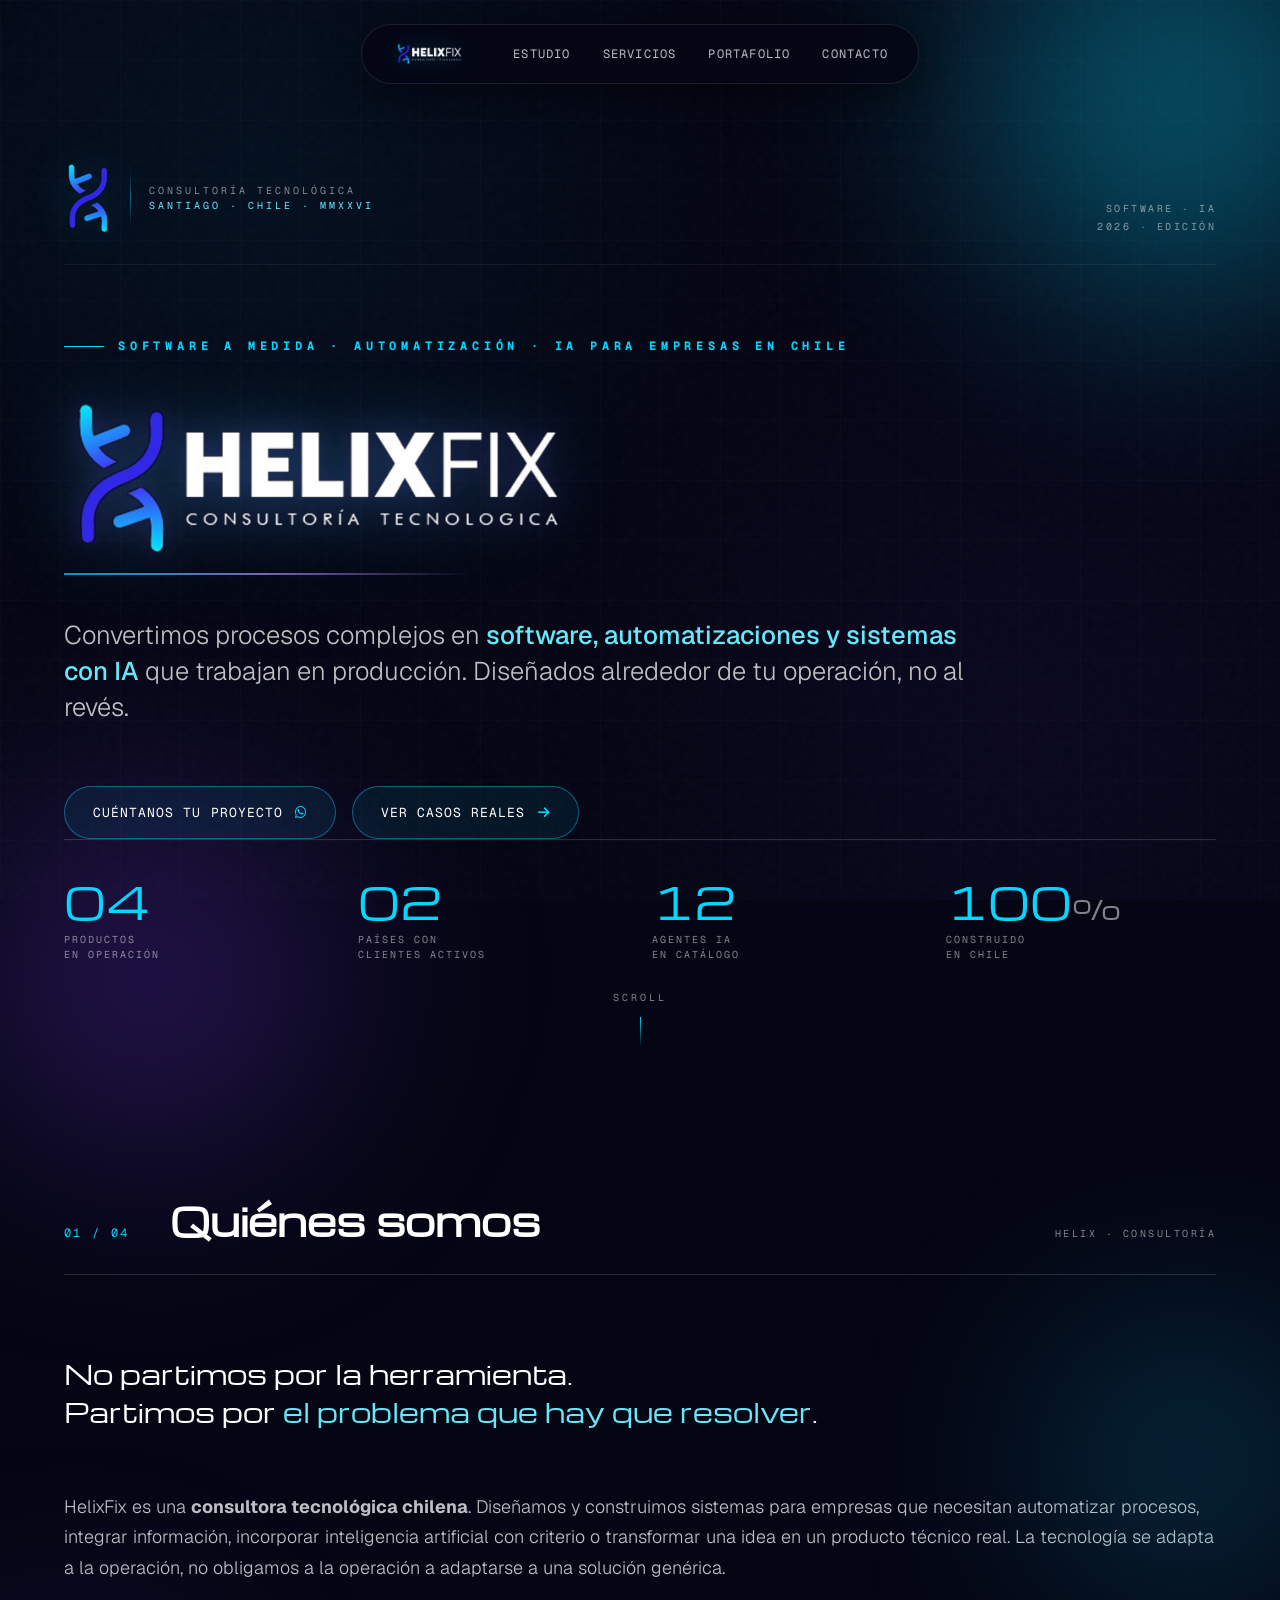
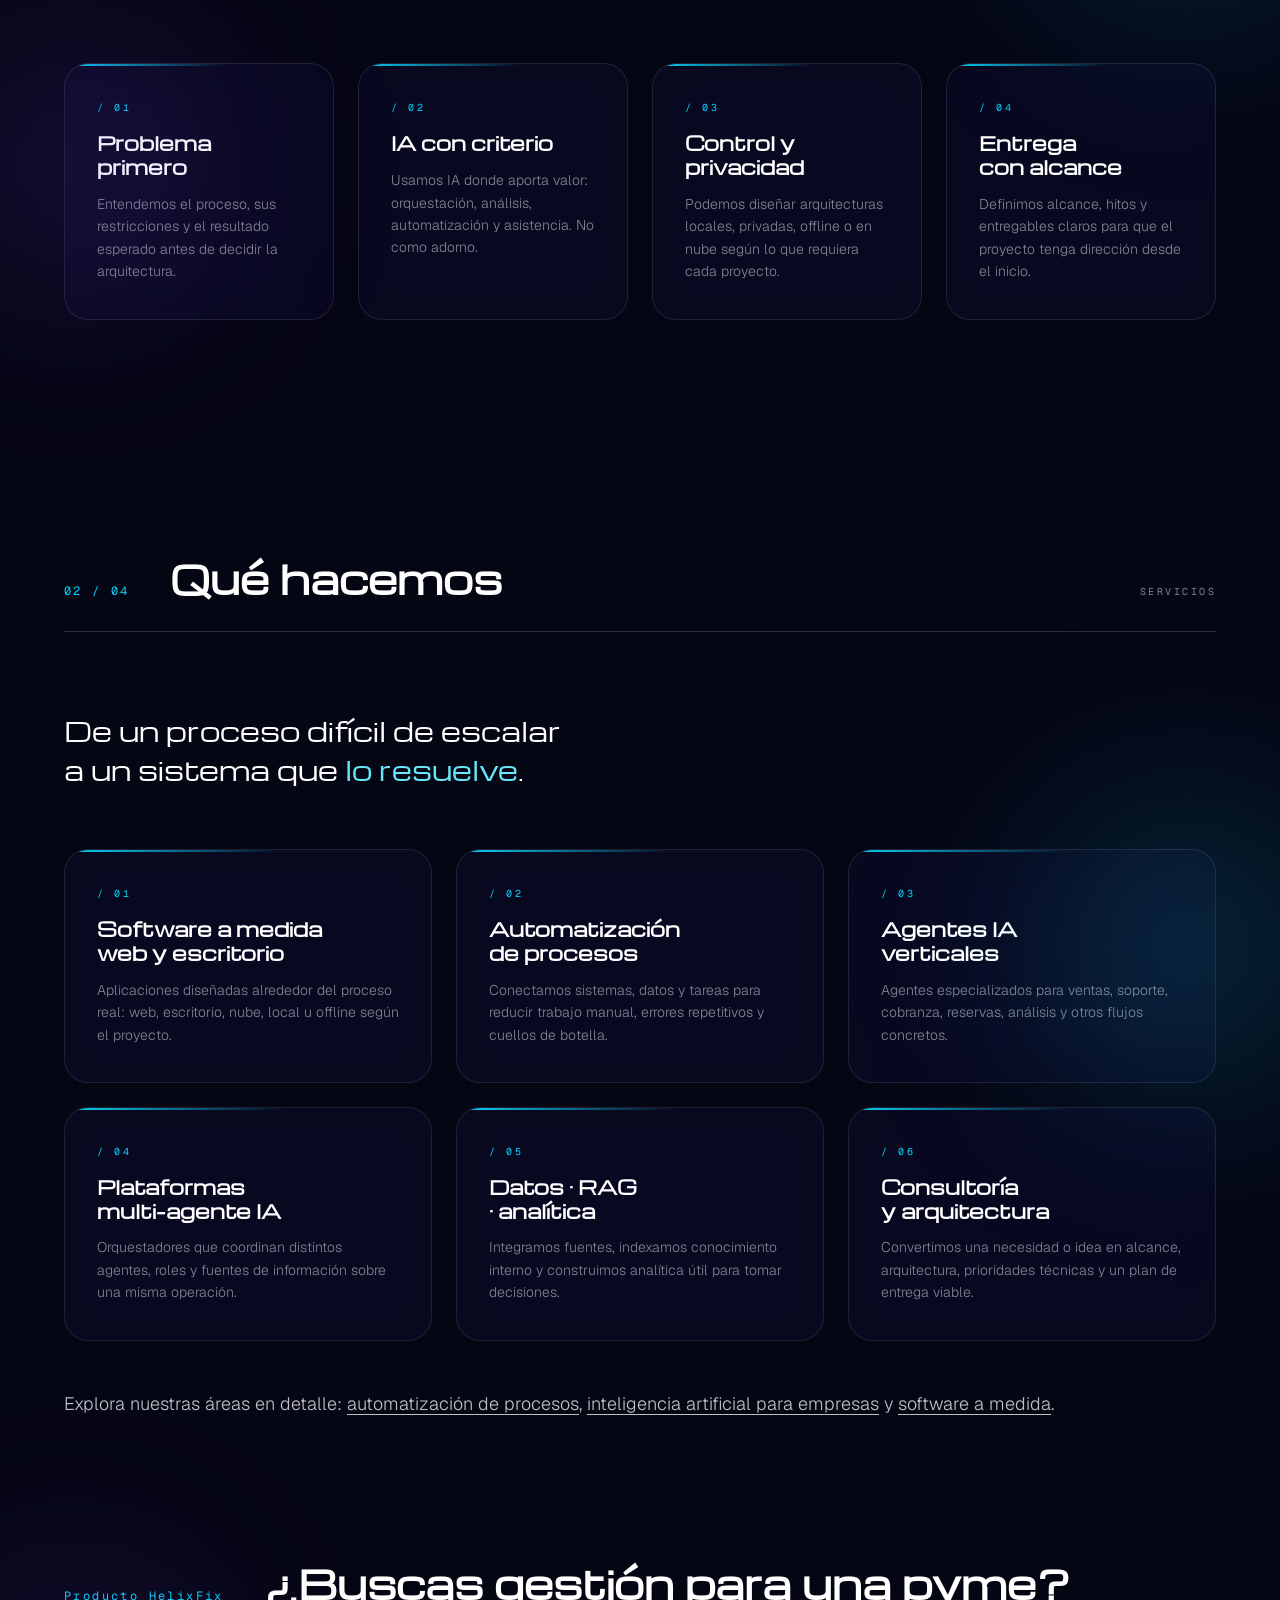
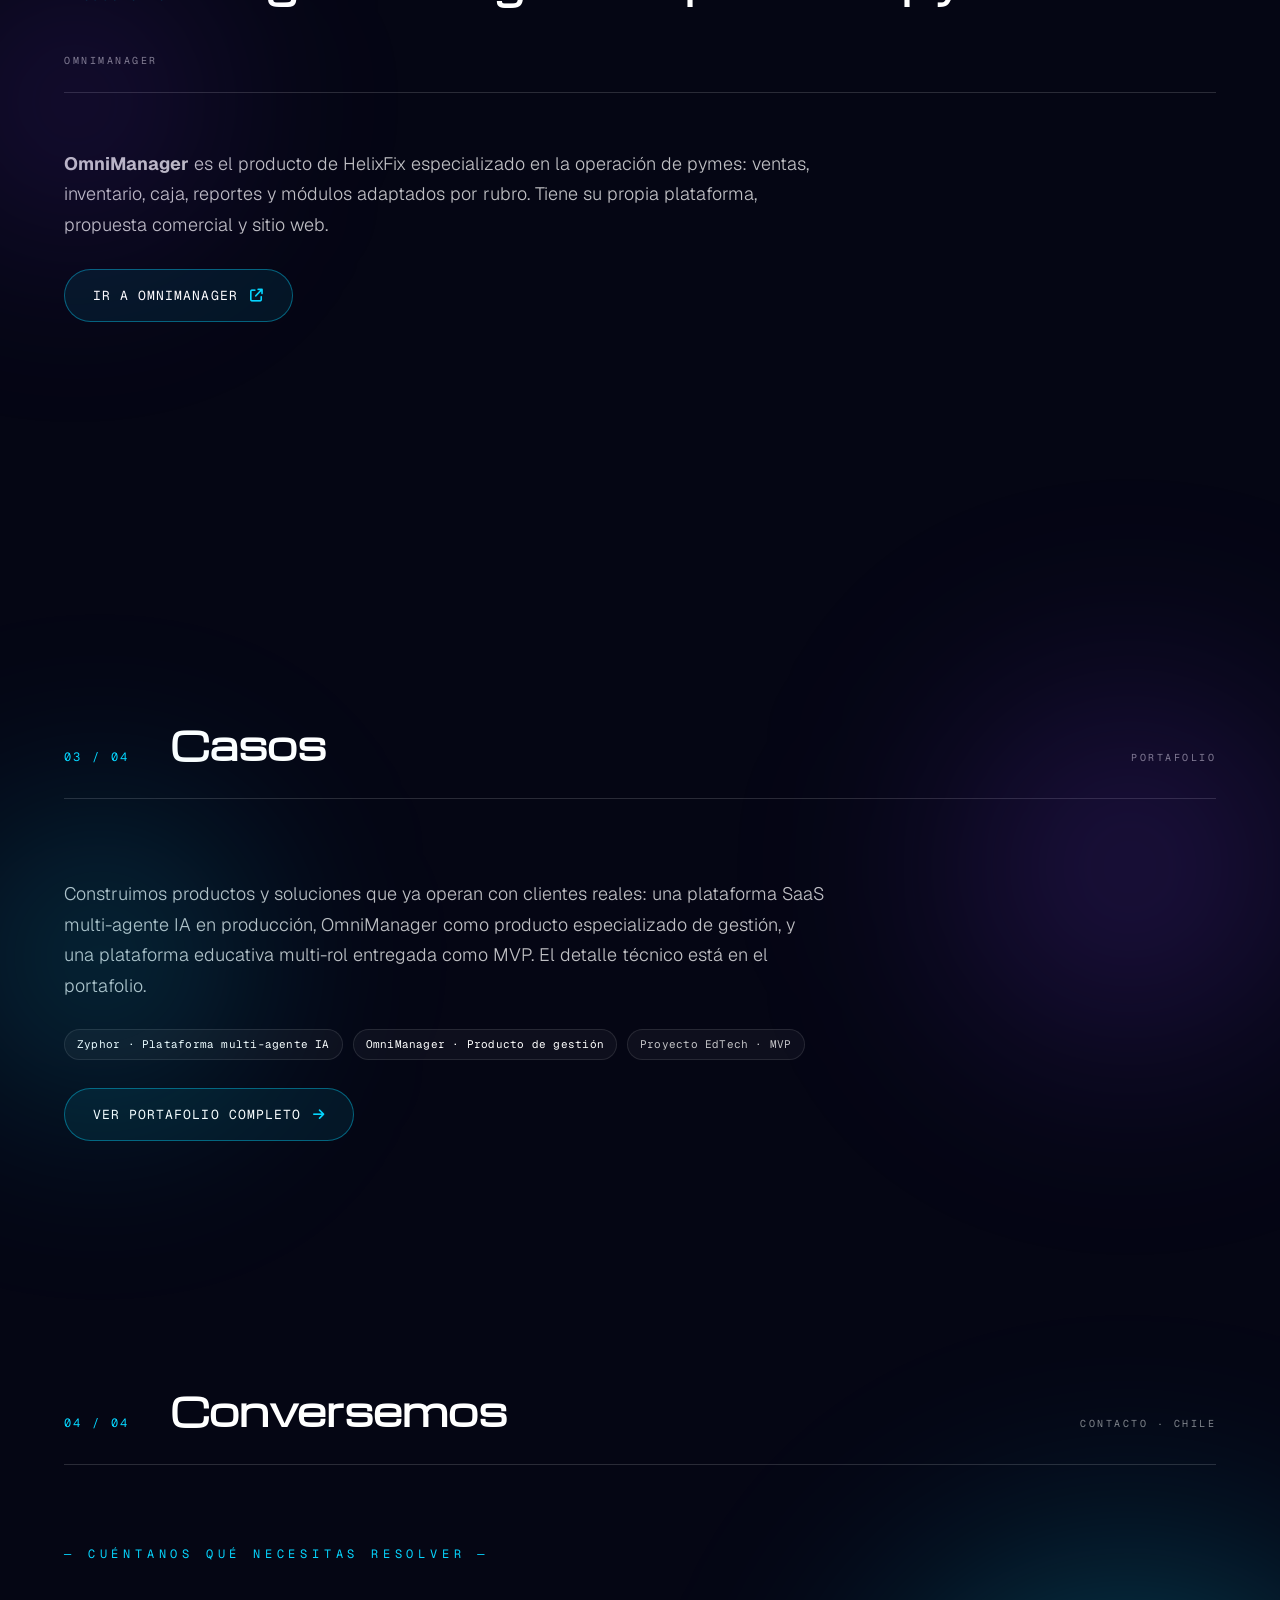
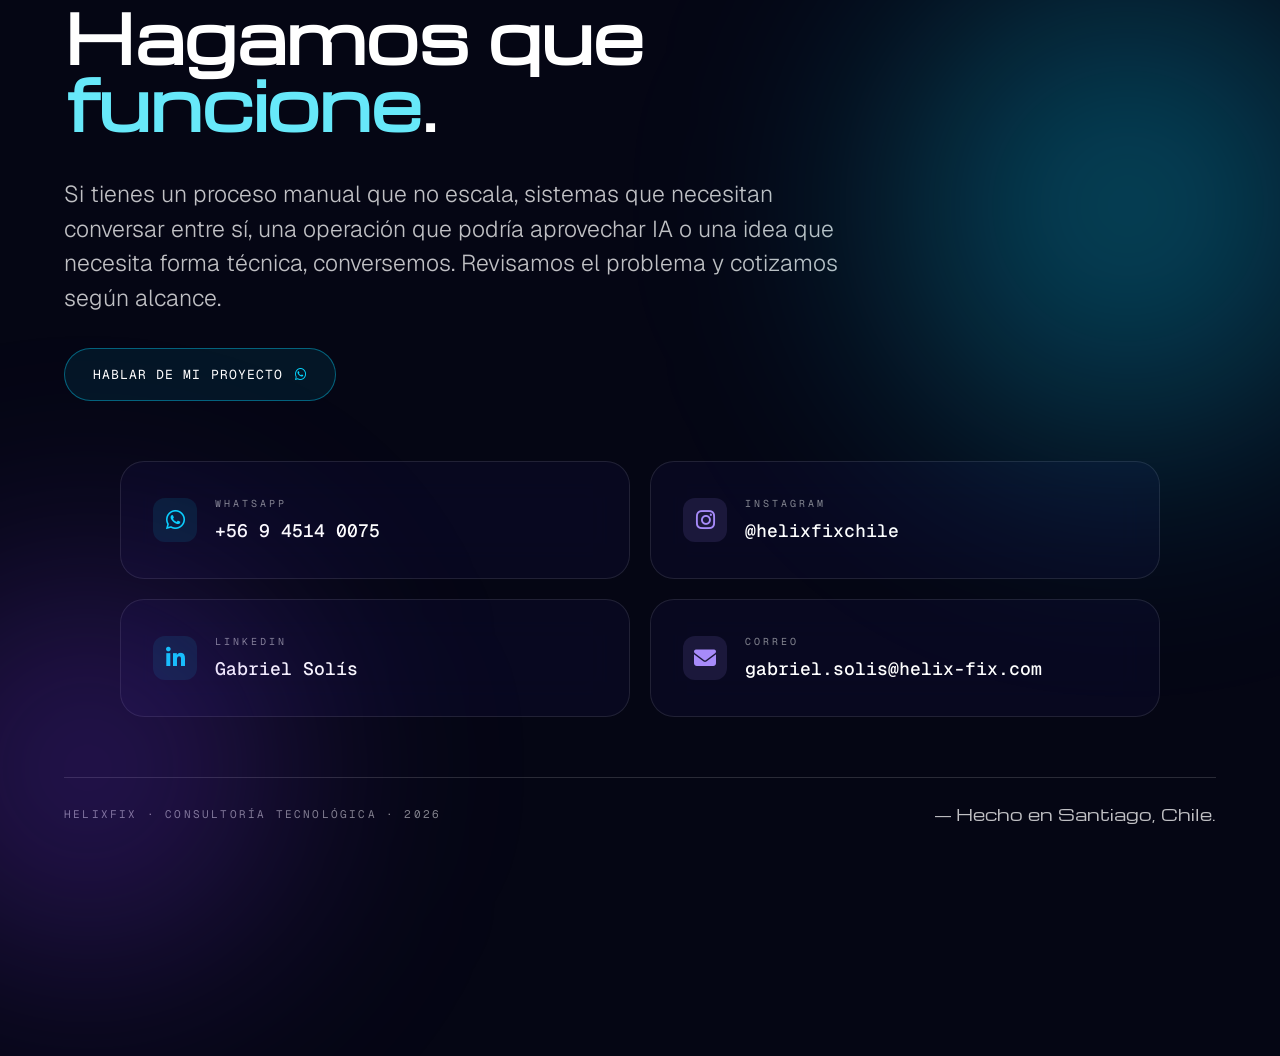
<file: index.html>
<!DOCTYPE html>
<html lang="es-CL">
<head>
<meta charset="UTF-8">
<meta name="viewport" content="width=device-width, initial-scale=1.0, viewport-fit=cover">
<title>HelixFix | Software a Medida, Automatización e IA para Empresas</title>
<meta name="description" content="Consultoría tecnológica en Chile. HelixFix diseña software a medida, automatización, agentes IA y sistemas privados para empresas que necesitan resolver procesos reales.">
<meta name="robots" content="index, follow, max-image-preview:large, max-snippet:-1, max-video-preview:-1">
<meta name="author" content="HelixFix">
<meta name="theme-color" content="#05060a">
<link rel="canonical" href="https://helix-fix.com/">
<link rel="icon" type="image/png" href="/assets/helixfix-mark.png">
<link rel="apple-touch-icon" href="/assets/helixfix-mark.png">
<link rel="preload" as="image" href="/assets/helixfix-logo-hero.png">
<link rel="preconnect" href="https://cdnjs.cloudflare.com" crossorigin>
<link rel="preconnect" href="https://unpkg.com" crossorigin>

<meta property="og:type" content="website">
<meta property="og:locale" content="es_CL">
<meta property="og:site_name" content="HelixFix">
<meta property="og:title" content="HelixFix | Software a Medida, Automatización e IA para Empresas">
<meta property="og:description" content="Diseñamos software, automatizaciones y sistemas con IA alrededor de procesos reales de empresa.">
<meta property="og:url" content="https://helix-fix.com/">
<meta property="og:image" content="https://helix-fix.com/assets/helixfix-logo-horizontal.png">
<meta property="og:image:alt" content="HelixFix, consultoría tecnológica, software a medida, automatización e inteligencia artificial">
<meta name="twitter:card" content="summary_large_image">
<meta name="twitter:title" content="HelixFix | Software a Medida, Automatización e IA">
<meta name="twitter:description" content="Consultoría tecnológica para convertir procesos complejos en software, automatización y sistemas con IA que operan en producción.">
<meta name="twitter:image" content="https://helix-fix.com/assets/helixfix-logo-horizontal.png">
<meta name="twitter:image:alt" content="HelixFix, consultoría tecnológica, software a medida, automatización e inteligencia artificial">

<script type="application/ld+json">
{
  "@context": "https://schema.org",
  "@graph": [
    {
      "@type": "Organization",
      "@id": "https://helix-fix.com/#organization",
      "name": "HelixFix",
      "url": "https://helix-fix.com/",
      "logo": { "@id": "https://helix-fix.com/#logo" },
      "image": { "@id": "https://helix-fix.com/#logo" },
      "description": "Consultoría tecnológica chilena especializada en software a medida, automatización de procesos, agentes de inteligencia artificial, datos y arquitectura tecnológica.",
      "email": "gabriel.solis@helix-fix.com",
      "telephone": "+56945140075",
      "address": {
        "@type": "PostalAddress",
        "addressLocality": "Santiago",
        "addressCountry": "CL"
      },
      "contactPoint": {
        "@type": "ContactPoint",
        "telephone": "+56945140075",
        "contactType": "sales",
        "areaServed": "CL",
        "availableLanguage": "es"
      },
      "sameAs": [
        "https://www.instagram.com/helixfixchile/",
        "https://www.linkedin.com/in/gabriel-sol%C3%ADs-8597a7154"
      ],
      "knowsAbout": [
        "Software a medida",
        "Automatización de procesos",
        "Inteligencia artificial para empresas",
        "Agentes de inteligencia artificial",
        "RAG",
        "Arquitectura de software"
      ]
    },
    {
      "@type": "ImageObject",
      "@id": "https://helix-fix.com/#logo",
      "url": "https://helix-fix.com/assets/helixfix-logo-horizontal.png",
      "contentUrl": "https://helix-fix.com/assets/helixfix-logo-horizontal.png",
      "caption": "HelixFix, consultoría tecnológica"
    },
    {
      "@type": "WebSite",
      "@id": "https://helix-fix.com/#website",
      "url": "https://helix-fix.com/",
      "name": "HelixFix",
      "inLanguage": "es-CL",
      "publisher": { "@id": "https://helix-fix.com/#organization" }
    },
    {
      "@type": "WebPage",
      "@id": "https://helix-fix.com/#webpage",
      "url": "https://helix-fix.com/",
      "name": "HelixFix | Software a Medida, Automatización e IA para Empresas",
      "description": "Consultoría tecnológica, software a medida, automatización e inteligencia artificial para empresas en Chile.",
      "isPartOf": { "@id": "https://helix-fix.com/#website" },
      "about": { "@id": "https://helix-fix.com/#organization" },
      "primaryImageOfPage": { "@id": "https://helix-fix.com/#logo" },
      "inLanguage": "es-CL"
    },
    {
      "@type": "ItemList",
      "@id": "https://helix-fix.com/#services",
      "name": "Servicios de HelixFix",
      "itemListElement": [
        {
          "@type": "ListItem",
          "position": 1,
          "item": {
            "@type": "Service",
            "name": "Software a medida para empresas",
            "url": "https://helix-fix.com/software-a-medida-chile.html",
            "provider": { "@id": "https://helix-fix.com/#organization" }
          }
        },
        {
          "@type": "ListItem",
          "position": 2,
          "item": {
            "@type": "Service",
            "name": "Automatización de procesos empresariales",
            "url": "https://helix-fix.com/automatizacion-de-procesos-chile.html",
            "provider": { "@id": "https://helix-fix.com/#organization" }
          }
        },
        {
          "@type": "ListItem",
          "position": 3,
          "item": {
            "@type": "Service",
            "name": "Inteligencia artificial para empresas",
            "url": "https://helix-fix.com/inteligencia-artificial-para-empresas-chile.html",
            "provider": { "@id": "https://helix-fix.com/#organization" }
          }
        }
      ]
    }
  ]
}
</script>

<link rel="stylesheet" href="https://cdnjs.cloudflare.com/ajax/libs/font-awesome/6.5.1/css/all.min.css" media="print" onload="this.media='all'">
<noscript><link rel="stylesheet" href="https://cdnjs.cloudflare.com/ajax/libs/font-awesome/6.5.1/css/all.min.css"></noscript>
<link rel="stylesheet" href="/styles.css?v=20260907">
</head>
<body>
<canvas id="dna-canvas" aria-hidden="true"></canvas>
<div class="grid-bg" aria-hidden="true"></div>

<nav>
  <div class="brand">
    <a href="/" aria-label="HelixFix, inicio"><img class="brand-logo" src="/assets/helixfix-logo-horizontal.png" alt="HelixFix"></a>
  </div>
  <button class="nav-toggle" aria-label="Abrir menú" aria-expanded="false">
    <span></span><span></span><span></span>
  </button>
  <div class="nav-links">
    <a href="#who">Estudio</a>
    <a href="#servicios">Servicios</a>
    <a href="/portafolio.html">Portafolio</a>
    <a href="#contact">Contacto</a>
  </div>
</nav>

<section class="hero">
  <div class="glow cyan"></div>
  <div class="glow violet"></div>
  <div class="hero-top">
    <div class="hero-brand reveal">
      <img class="hero-brand-mark" src="/assets/helixfix-mark.png" alt="" aria-hidden="true">
      <div class="hero-brand-rule"></div>
      <div class="hero-brand-text">
        <div class="hero-brand-tag">Consultoría Tecnológica<br><span>Santiago · Chile · MMXXVI</span></div>
      </div>
    </div>
    <div class="hero-meta reveal reveal-1"><div>Software · IA</div><div>2026 · Edición</div></div>
  </div>

  <div class="hero-content">
    <h1 class="hero-eyebrow reveal">Software a medida · Automatización · IA para empresas en Chile</h1>
    <div class="hero-title reveal reveal-1">
      <img class="hero-title-logo" src="/assets/helixfix-logo-hero.png" alt="HelixFix, consultoría tecnológica" fetchpriority="high">
    </div>
    <p class="hero-subtitle reveal reveal-2">Convertimos procesos complejos en <strong>software, automatizaciones y sistemas con IA</strong> que trabajan en producción. Diseñados alrededor de tu operación, no al revés.</p>
    <div class="reveal reveal-3" style="display:flex;gap:16px;flex-wrap:wrap;align-items:center;margin-top:30px;">
      <a class="helix-cta" href="https://wa.me/56945140075?text=Hola%2C%20vengo%20de%20helix-fix.com%20y%20quiero%20conversar%20sobre%20un%20proyecto%20para%20mi%20empresa." target="_blank" rel="noopener">Cuéntanos tu proyecto <i class="fa-brands fa-whatsapp"></i></a>
      <a class="helix-cta" href="/portafolio.html">Ver casos reales <i class="fa-solid fa-arrow-right"></i></a>
    </div>
    <div class="hero-stats">
      <div class="hero-stat reveal reveal-3"><div class="number">04</div><div class="stat-label">Productos<br>en operación</div></div>
      <div class="hero-stat reveal reveal-4"><div class="number">02</div><div class="stat-label">Países con<br>clientes activos</div></div>
      <div class="hero-stat reveal reveal-5"><div class="number">12</div><div class="stat-label">Agentes IA<br>en catálogo</div></div>
      <div class="hero-stat reveal reveal-6"><div class="number">100<span class="number-unit">%</span></div><div class="stat-label">Construido<br>en Chile</div></div>
    </div>
  </div>
  <div class="scroll-hint">Scroll</div>
</section>

<section class="who-section" id="who">
  <div class="glow cyan"></div><div class="glow violet"></div>
  <div class="section-header reveal"><span class="section-num">01 / 04</span><h2 class="section-title">Quiénes somos</h2><div class="section-spacer"></div><span class="section-meta">Helix · Consultoría</span></div>
  <h3 class="who-statement reveal reveal-1">No partimos por la herramienta.<br>Partimos por <em>el problema que hay que resolver</em>.</h3>
  <p class="who-paragraph reveal reveal-2">HelixFix es una <strong>consultora tecnológica chilena</strong>. Diseñamos y construimos sistemas para empresas que necesitan automatizar procesos, integrar información, incorporar inteligencia artificial con criterio o transformar una idea en un producto técnico real. La tecnología se adapta a la operación, no obligamos a la operación a adaptarse a una solución genérica.</p>
  <div class="pillars">
    <div class="pillar reveal reveal-3"><div class="pillar-num">/ 01</div><h4 class="pillar-title">Problema<br>primero</h4><p class="pillar-desc">Entendemos el proceso, sus restricciones y el resultado esperado antes de decidir la arquitectura.</p></div>
    <div class="pillar reveal reveal-4"><div class="pillar-num">/ 02</div><h4 class="pillar-title">IA con criterio</h4><p class="pillar-desc">Usamos IA donde aporta valor: orquestación, análisis, automatización y asistencia. No como adorno.</p></div>
    <div class="pillar reveal reveal-5"><div class="pillar-num">/ 03</div><h4 class="pillar-title">Control y<br>privacidad</h4><p class="pillar-desc">Podemos diseñar arquitecturas locales, privadas, offline o en nube según lo que requiera cada proyecto.</p></div>
    <div class="pillar reveal reveal-6"><div class="pillar-num">/ 04</div><h4 class="pillar-title">Entrega<br>con alcance</h4><p class="pillar-desc">Definimos alcance, hitos y entregables claros para que el proyecto tenga dirección desde el inicio.</p></div>
  </div>
</section>

<section class="who-section" id="servicios">
  <div class="glow cyan"></div><div class="glow violet"></div>
  <div class="section-header reveal"><span class="section-num">02 / 04</span><h2 class="section-title">Qué hacemos</h2><div class="section-spacer"></div><span class="section-meta">Servicios</span></div>
  <h3 class="who-statement reveal reveal-1">De un proceso difícil de escalar<br>a un sistema que <em>lo resuelve</em>.</h3>
  <div class="pillars services-grid">
    <div class="pillar reveal reveal-1"><div class="pillar-num">/ 01</div><h4 class="pillar-title">Software a medida<br>web y escritorio</h4><p class="pillar-desc">Aplicaciones diseñadas alrededor del proceso real: web, escritorio, nube, local u offline según el proyecto.</p></div>
    <div class="pillar reveal reveal-2"><div class="pillar-num">/ 02</div><h4 class="pillar-title">Automatización<br>de procesos</h4><p class="pillar-desc">Conectamos sistemas, datos y tareas para reducir trabajo manual, errores repetitivos y cuellos de botella.</p></div>
    <div class="pillar reveal reveal-3"><div class="pillar-num">/ 03</div><h4 class="pillar-title">Agentes IA<br>verticales</h4><p class="pillar-desc">Agentes especializados para ventas, soporte, cobranza, reservas, análisis y otros flujos concretos.</p></div>
    <div class="pillar reveal reveal-4"><div class="pillar-num">/ 04</div><h4 class="pillar-title">Plataformas<br>multi-agente IA</h4><p class="pillar-desc">Orquestadores que coordinan distintos agentes, roles y fuentes de información sobre una misma operación.</p></div>
    <div class="pillar reveal reveal-5"><div class="pillar-num">/ 05</div><h4 class="pillar-title">Datos · RAG<br>· analítica</h4><p class="pillar-desc">Integramos fuentes, indexamos conocimiento interno y construimos analítica útil para tomar decisiones.</p></div>
    <div class="pillar reveal reveal-6"><div class="pillar-num">/ 06</div><h4 class="pillar-title">Consultoría<br>y arquitectura</h4><p class="pillar-desc">Convertimos una necesidad o idea en alcance, arquitectura, prioridades técnicas y un plan de entrega viable.</p></div>
  </div>
  <p class="who-paragraph reveal" style="margin-top:48px;">Explora nuestras áreas en detalle: <a href="/automatizacion-de-procesos-chile.html" style="color:inherit;text-underline-offset:4px;">automatización de procesos</a>, <a href="/inteligencia-artificial-para-empresas-chile.html" style="color:inherit;text-underline-offset:4px;">inteligencia artificial para empresas</a> y <a href="/software-a-medida-chile.html" style="color:inherit;text-underline-offset:4px;">software a medida</a>.</p>

  <div class="cases-teaser reveal" style="margin-top:56px;">
    <div class="section-header" style="margin-bottom:28px;"><span class="section-num">Producto HelixFix</span><h3 class="section-title">¿Buscas gestión para una pyme?</h3><div class="section-spacer"></div><span class="section-meta">OmniManager</span></div>
    <p class="cases-teaser-text"><strong>OmniManager</strong> es el producto de HelixFix especializado en la operación de pymes: ventas, inventario, caja, reportes y módulos adaptados por rubro. Tiene su propia plataforma, propuesta comercial y sitio web.</p>
    <a class="helix-cta" href="https://www.omnimanager.cl/" target="_blank" rel="noopener">Ir a OmniManager <i class="fa-solid fa-arrow-up-right-from-square"></i></a>
  </div>
</section>

<section class="cases-section" id="cases">
  <div class="glow cyan"></div><div class="glow violet"></div>
  <div class="section-header reveal"><span class="section-num">03 / 04</span><h2 class="section-title">Casos</h2><div class="section-spacer"></div><span class="section-meta">Portafolio</span></div>
  <div class="cases-teaser">
    <p class="cases-teaser-text reveal reveal-1">Construimos productos y soluciones que ya operan con clientes reales: una plataforma SaaS multi-agente IA en producción, OmniManager como producto especializado de gestión, y una plataforma educativa multi-rol entregada como MVP. El detalle técnico está en el portafolio.</p>
    <div class="cases-teaser-list reveal reveal-2">
      <a class="tag" href="/portafolio.html#zyphor" style="text-decoration:none;color:inherit;">Zyphor · Plataforma multi-agente IA</a>
      <a class="tag" href="/portafolio.html#omni" style="text-decoration:none;color:inherit;">OmniManager · Producto de gestión</a>
      <span class="tag">Proyecto EdTech · MVP</span>
    </div>
    <a class="helix-cta reveal reveal-3" href="/portafolio.html">Ver portafolio completo <i class="fa-solid fa-arrow-right"></i></a>
  </div>
</section>

<section class="close-section" id="contact">
  <div class="glow cyan"></div><div class="glow violet"></div>
  <div class="section-header reveal"><span class="section-num">04 / 04</span><h2 class="section-title">Conversemos</h2><div class="section-spacer"></div><span class="section-meta">Contacto · Chile</span></div>
  <div class="close-hero">
    <div class="close-pre reveal">— Cuéntanos qué necesitas resolver —</div>
    <h2 class="close-title reveal reveal-1">Hagamos que<br><em>funcione</em>.</h2>
    <p class="close-sub reveal reveal-2">Si tienes un proceso manual que no escala, sistemas que necesitan conversar entre sí, una operación que podría aprovechar IA o una idea que necesita forma técnica, conversemos. Revisamos el problema y cotizamos según alcance.</p>
    <div class="reveal reveal-3" style="margin-top:32px;"><a class="helix-cta" href="https://wa.me/56945140075?text=Hola%2C%20vengo%20de%20helix-fix.com%20y%20quiero%20conversar%20sobre%20un%20proyecto%20para%20mi%20empresa." target="_blank" rel="noopener">Hablar de mi proyecto <i class="fa-brands fa-whatsapp"></i></a></div>
  </div>

  <div class="contact-grid">
    <a class="contact-card reveal reveal-1" href="https://wa.me/56945140075?text=Hola%2C%20vengo%20de%20helix-fix.com%20y%20quiero%20conversar%20sobre%20un%20proyecto%20para%20mi%20empresa." target="_blank" rel="noopener" style="display:flex;align-items:center;gap:18px;text-decoration:none;color:inherit;"><div aria-hidden="true" style="width:44px;height:44px;display:flex;align-items:center;justify-content:center;flex:0 0 auto;border-radius:12px;background:rgba(6,214,255,.1);color:var(--cyan);font-size:22px;"><i class="fa-brands fa-whatsapp"></i></div><div><div class="contact-label">WhatsApp</div><div class="contact-value">+56 9 4514 0075</div></div></a>
    <a class="contact-card reveal reveal-2" href="https://www.instagram.com/helixfixchile/" target="_blank" rel="noopener" style="display:flex;align-items:center;gap:18px;text-decoration:none;color:inherit;"><div aria-hidden="true" style="width:44px;height:44px;display:flex;align-items:center;justify-content:center;flex:0 0 auto;border-radius:12px;background:rgba(167,139,250,.12);color:var(--violet);font-size:22px;"><i class="fa-brands fa-instagram"></i></div><div><div class="contact-label">Instagram</div><div class="contact-value">@helixfixchile</div></div></a>
    <a class="contact-card reveal reveal-3" href="https://www.linkedin.com/in/gabriel-sol%C3%ADs-8597a7154" target="_blank" rel="noopener" style="display:flex;align-items:center;gap:18px;text-decoration:none;color:inherit;"><div aria-hidden="true" style="width:44px;height:44px;display:flex;align-items:center;justify-content:center;flex:0 0 auto;border-radius:12px;background:rgba(6,214,255,.1);color:var(--cyan);font-size:22px;"><i class="fa-brands fa-linkedin-in"></i></div><div><div class="contact-label">LinkedIn</div><div class="contact-value">Gabriel Solís</div></div></a>
    <a class="contact-card reveal reveal-3" href="mailto:gabriel.solis@helix-fix.com" style="display:flex;align-items:center;gap:18px;text-decoration:none;color:inherit;"><div aria-hidden="true" style="width:44px;height:44px;display:flex;align-items:center;justify-content:center;flex:0 0 auto;border-radius:12px;background:rgba(167,139,250,.12);color:var(--violet);font-size:22px;"><i class="fa-solid fa-envelope"></i></div><div><div class="contact-label">Correo</div><div class="contact-value">gabriel.solis@helix-fix.com</div></div></a>
  </div>

  <div class="close-footer"><div class="close-footer-left">HelixFix · Consultoría Tecnológica · 2026</div><div class="close-footer-right">— Hecho en Santiago, Chile.</div></div>
</section>

<script src="/scripts.js?v=20260907" defer></script>
<script type="module" src="/dna.js?v=20260907-restore"></script>
</body>
</html>
</file>
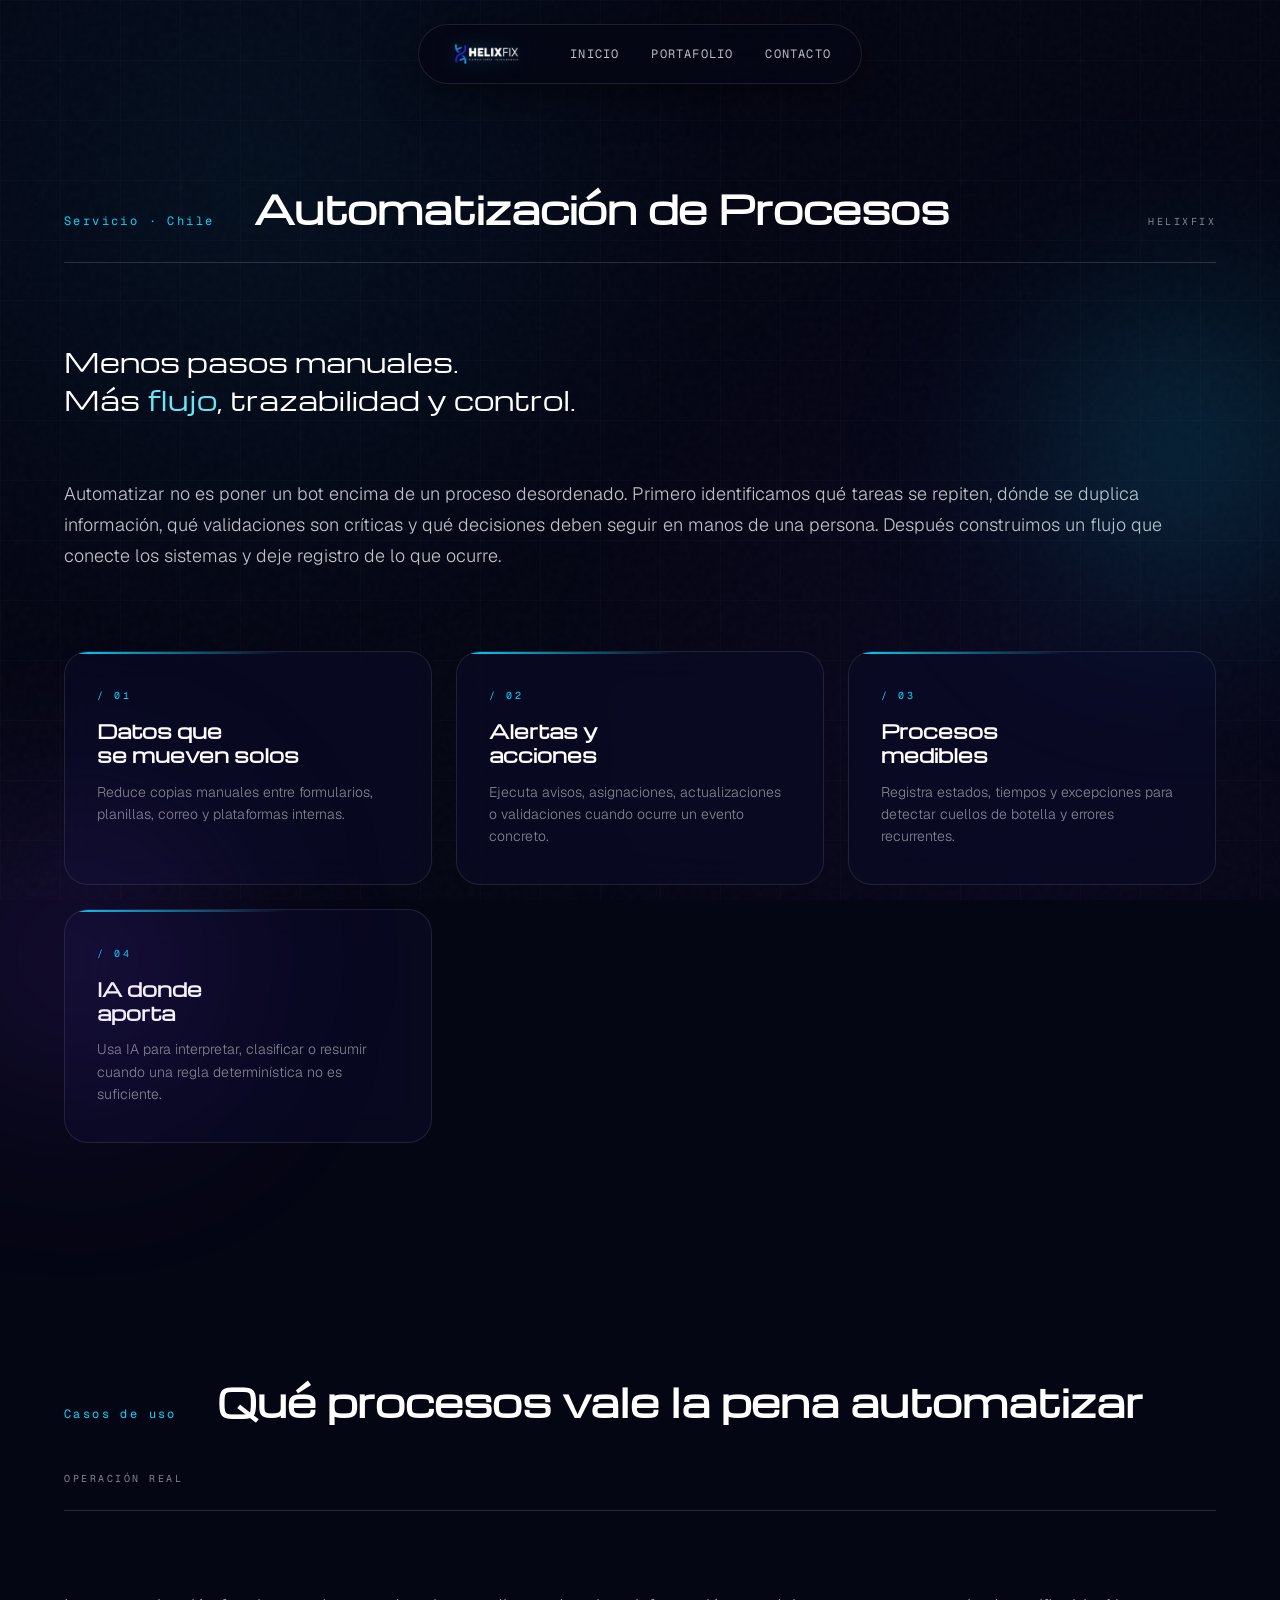
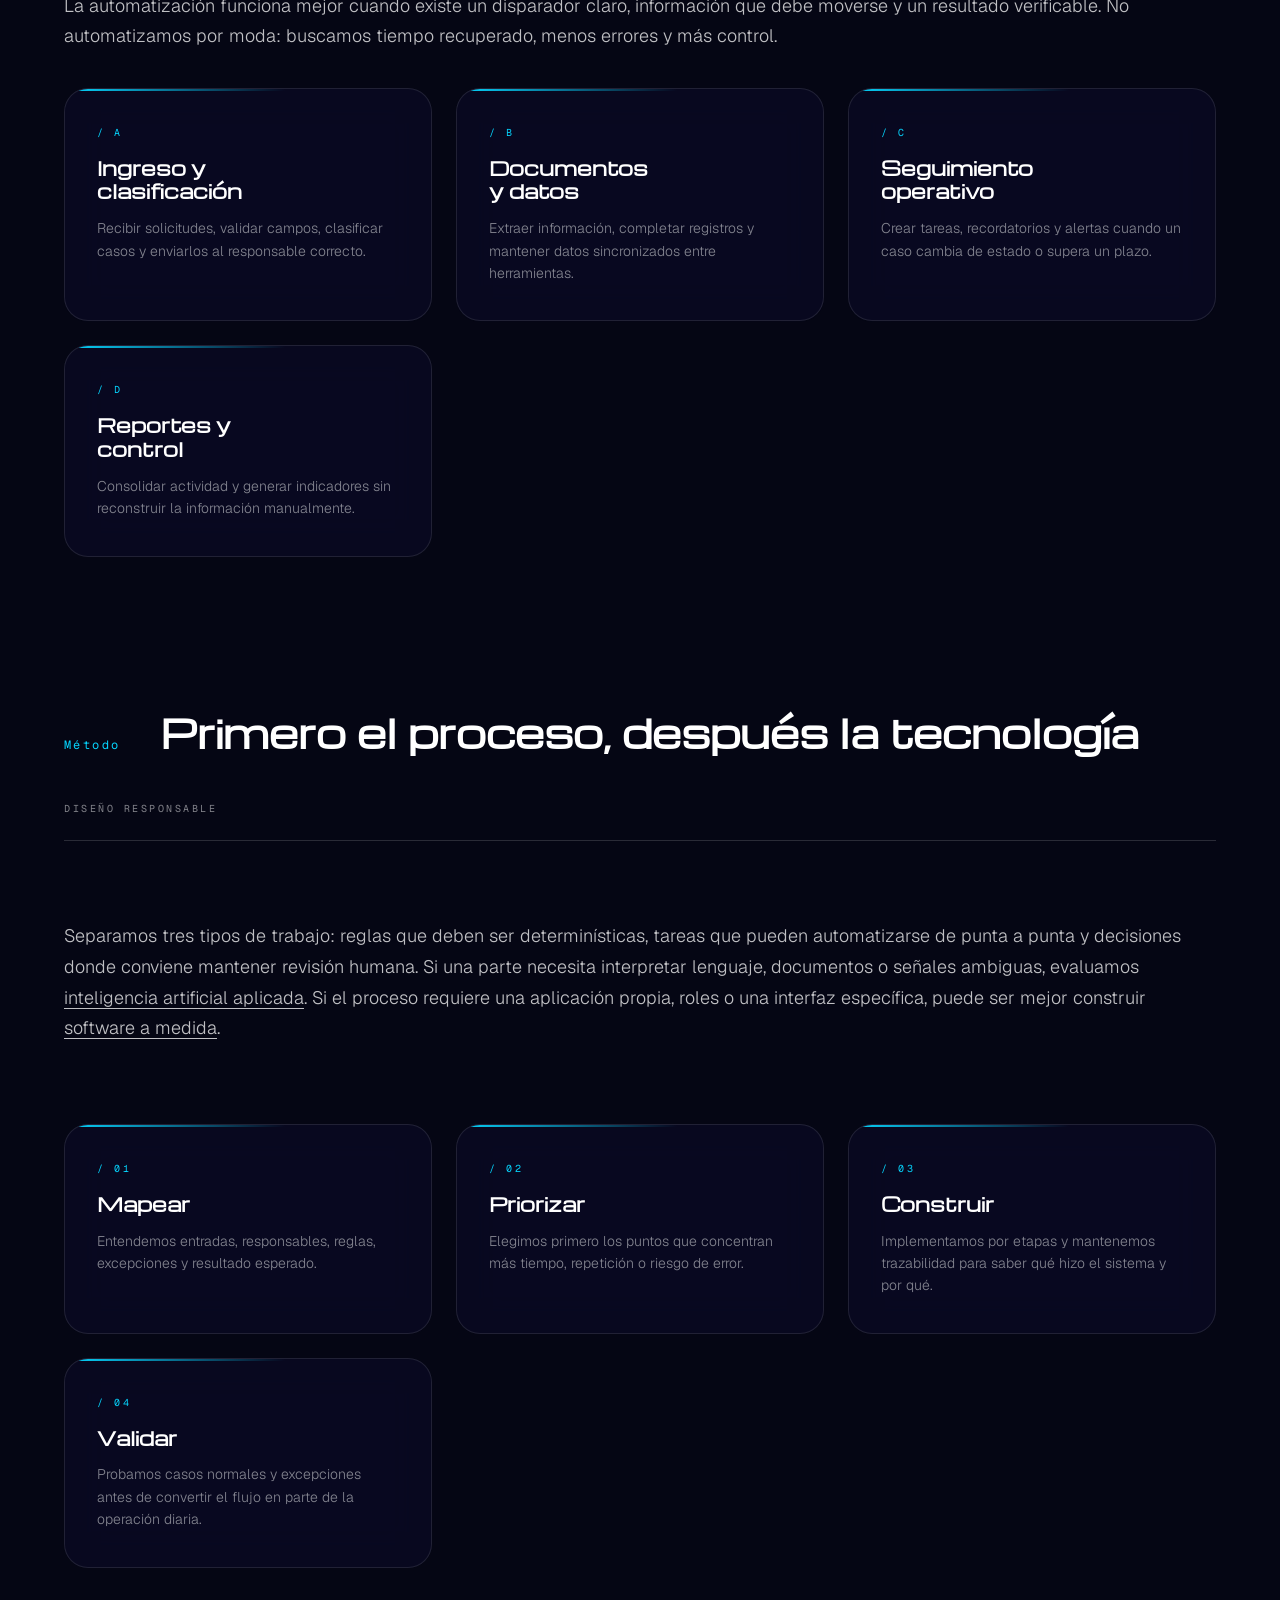
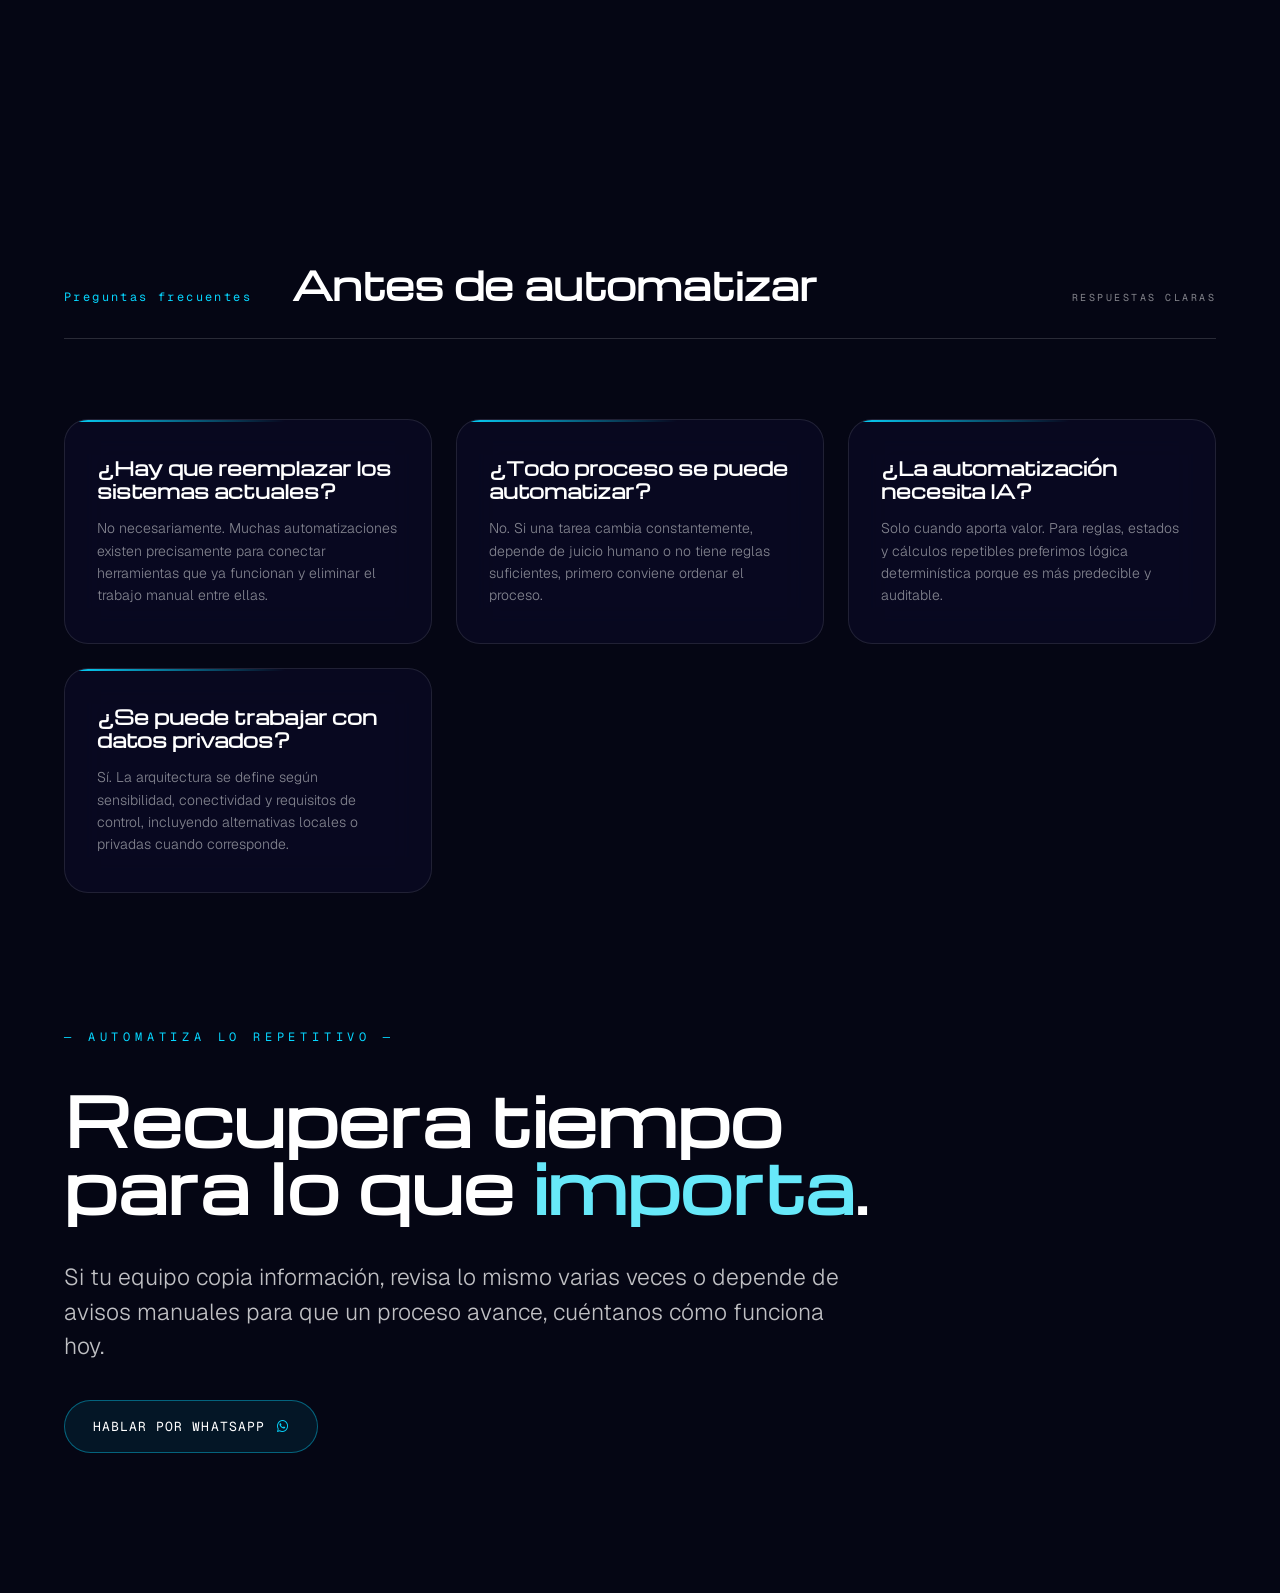
<file: automatizacion-de-procesos-chile.html>
<!DOCTYPE html>
<html lang="es-CL">
<head>
<meta charset="UTF-8">
<meta name="viewport" content="width=device-width, initial-scale=1.0, viewport-fit=cover">
<title>Automatización de Procesos para Empresas en Chile | HelixFix</title>
<meta name="description" content="Automatización de procesos empresariales en Chile: conecta sistemas, reduce tareas manuales, controla excepciones y mejora la trazabilidad con HelixFix.">
<meta name="robots" content="index, follow, max-image-preview:large, max-snippet:-1, max-video-preview:-1">
<meta name="author" content="HelixFix">
<meta name="theme-color" content="#05060a">
<link rel="canonical" href="https://helix-fix.com/automatizacion-de-procesos-chile.html">
<link rel="icon" type="image/png" href="/assets/helixfix-mark.png">
<link rel="apple-touch-icon" href="/assets/helixfix-mark.png">
<link rel="preconnect" href="https://cdnjs.cloudflare.com" crossorigin>
<link rel="preconnect" href="https://unpkg.com" crossorigin>

<meta property="og:type" content="website">
<meta property="og:locale" content="es_CL">
<meta property="og:site_name" content="HelixFix">
<meta property="og:title" content="Automatización de Procesos para Empresas en Chile | HelixFix">
<meta property="og:description" content="Conecta datos, elimina pasos manuales innecesarios y transforma procesos repetitivos en flujos medibles y controlables.">
<meta property="og:url" content="https://helix-fix.com/automatizacion-de-procesos-chile.html">
<meta property="og:image" content="https://helix-fix.com/assets/helixfix-logo-horizontal.png">
<meta property="og:image:alt" content="HelixFix, automatización de procesos para empresas">
<meta name="twitter:card" content="summary_large_image">
<meta name="twitter:title" content="Automatización de Procesos para Empresas | HelixFix">
<meta name="twitter:description" content="Automatiza tareas, integraciones, validaciones y alertas con una arquitectura diseñada alrededor de tu operación.">
<meta name="twitter:image" content="https://helix-fix.com/assets/helixfix-logo-horizontal.png">
<meta name="twitter:image:alt" content="HelixFix, automatización de procesos para empresas">

<script type="application/ld+json">
{
  "@context": "https://schema.org",
  "@graph": [
    {
      "@type": "Organization",
      "@id": "https://helix-fix.com/#organization",
      "name": "HelixFix",
      "url": "https://helix-fix.com/",
      "logo": "https://helix-fix.com/assets/helixfix-logo-horizontal.png",
      "email": "gabriel.solis@helix-fix.com",
      "telephone": "+56945140075"
    },
    {
      "@type": "WebSite",
      "@id": "https://helix-fix.com/#website",
      "url": "https://helix-fix.com/",
      "name": "HelixFix",
      "inLanguage": "es-CL",
      "publisher": { "@id": "https://helix-fix.com/#organization" }
    },
    {
      "@type": "ImageObject",
      "@id": "https://helix-fix.com/automatizacion-de-procesos-chile.html#primaryimage",
      "url": "https://helix-fix.com/assets/helixfix-logo-horizontal.png",
      "contentUrl": "https://helix-fix.com/assets/helixfix-logo-horizontal.png",
      "caption": "HelixFix, automatización de procesos empresariales"
    },
    {
      "@type": "Service",
      "@id": "https://helix-fix.com/automatizacion-de-procesos-chile.html#service",
      "name": "Automatización de procesos para empresas",
      "serviceType": "Automatización de procesos empresariales",
      "url": "https://helix-fix.com/automatizacion-de-procesos-chile.html",
      "description": "Diseño e implementación de automatizaciones para conectar sistemas, mover datos, ejecutar validaciones, generar alertas y mejorar la trazabilidad de procesos empresariales.",
      "provider": { "@id": "https://helix-fix.com/#organization" },
      "areaServed": { "@type": "Country", "name": "Chile" }
    },
    {
      "@type": "WebPage",
      "@id": "https://helix-fix.com/automatizacion-de-procesos-chile.html#webpage",
      "url": "https://helix-fix.com/automatizacion-de-procesos-chile.html",
      "name": "Automatización de Procesos para Empresas en Chile | HelixFix",
      "description": "Automatización de procesos empresariales en Chile: conecta sistemas, reduce tareas manuales, controla excepciones y mejora la trazabilidad.",
      "isPartOf": { "@id": "https://helix-fix.com/#website" },
      "about": { "@id": "https://helix-fix.com/automatizacion-de-procesos-chile.html#service" },
      "mainEntity": { "@id": "https://helix-fix.com/automatizacion-de-procesos-chile.html#service" },
      "primaryImageOfPage": { "@id": "https://helix-fix.com/automatizacion-de-procesos-chile.html#primaryimage" },
      "breadcrumb": { "@id": "https://helix-fix.com/automatizacion-de-procesos-chile.html#breadcrumb" },
      "inLanguage": "es-CL"
    },
    {
      "@type": "BreadcrumbList",
      "@id": "https://helix-fix.com/automatizacion-de-procesos-chile.html#breadcrumb",
      "itemListElement": [
        { "@type": "ListItem", "position": 1, "name": "HelixFix", "item": "https://helix-fix.com/" },
        { "@type": "ListItem", "position": 2, "name": "Automatización de procesos", "item": "https://helix-fix.com/automatizacion-de-procesos-chile.html" }
      ]
    }
  ]
}
</script>

<link rel="stylesheet" href="https://cdnjs.cloudflare.com/ajax/libs/font-awesome/6.5.1/css/all.min.css" media="print" onload="this.media='all'">
<noscript><link rel="stylesheet" href="https://cdnjs.cloudflare.com/ajax/libs/font-awesome/6.5.1/css/all.min.css"></noscript>
<link rel="stylesheet" href="/styles.css?v=20260907">
</head>
<body>
<canvas id="dna-canvas" aria-hidden="true"></canvas>
<div class="grid-bg" aria-hidden="true"></div>

<nav>
  <div class="brand"><a href="/" aria-label="HelixFix, inicio"><img class="brand-logo" src="/assets/helixfix-logo-horizontal.png" alt="HelixFix"></a></div>
  <button class="nav-toggle" aria-label="Abrir menú" aria-expanded="false"><span></span><span></span><span></span></button>
  <div class="nav-links"><a href="/">Inicio</a><a href="/portafolio.html">Portafolio</a><a href="/#contact">Contacto</a></div>
</nav>

<main>
<section class="who-section" style="padding-top:clamp(120px,16vw,180px);">
  <div class="glow cyan"></div><div class="glow violet"></div>
  <div class="section-header">
    <span class="section-num">Servicio · Chile</span><h1 class="section-title">Automatización de Procesos</h1><div class="section-spacer"></div><span class="section-meta">HelixFix</span>
  </div>
  <h2 class="who-statement">Menos pasos manuales.<br>Más <em>flujo</em>, trazabilidad y control.</h2>
  <p class="who-paragraph">Automatizar no es poner un bot encima de un proceso desordenado. Primero identificamos qué tareas se repiten, dónde se duplica información, qué validaciones son críticas y qué decisiones deben seguir en manos de una persona. Después construimos un flujo que conecte los sistemas y deje registro de lo que ocurre.</p>
  <div class="pillars services-grid">
    <div class="pillar"><div class="pillar-num">/ 01</div><h3 class="pillar-title">Datos que<br>se mueven solos</h3><p class="pillar-desc">Reduce copias manuales entre formularios, planillas, correo y plataformas internas.</p></div>
    <div class="pillar"><div class="pillar-num">/ 02</div><h3 class="pillar-title">Alertas y<br>acciones</h3><p class="pillar-desc">Ejecuta avisos, asignaciones, actualizaciones o validaciones cuando ocurre un evento concreto.</p></div>
    <div class="pillar"><div class="pillar-num">/ 03</div><h3 class="pillar-title">Procesos<br>medibles</h3><p class="pillar-desc">Registra estados, tiempos y excepciones para detectar cuellos de botella y errores recurrentes.</p></div>
    <div class="pillar"><div class="pillar-num">/ 04</div><h3 class="pillar-title">IA donde<br>aporta</h3><p class="pillar-desc">Usa IA para interpretar, clasificar o resumir cuando una regla determinística no es suficiente.</p></div>
  </div>
</section>

<section class="cases-section">
  <div class="section-header"><span class="section-num">Casos de uso</span><h2 class="section-title">Qué procesos vale la pena automatizar</h2><div class="section-spacer"></div><span class="section-meta">Operación real</span></div>
  <p class="cases-teaser-text">La automatización funciona mejor cuando existe un disparador claro, información que debe moverse y un resultado verificable. No automatizamos por moda: buscamos tiempo recuperado, menos errores y más control.</p>
  <div class="pillars services-grid" style="margin-top:36px;">
    <div class="pillar"><div class="pillar-num">/ A</div><h3 class="pillar-title">Ingreso y<br>clasificación</h3><p class="pillar-desc">Recibir solicitudes, validar campos, clasificar casos y enviarlos al responsable correcto.</p></div>
    <div class="pillar"><div class="pillar-num">/ B</div><h3 class="pillar-title">Documentos<br>y datos</h3><p class="pillar-desc">Extraer información, completar registros y mantener datos sincronizados entre herramientas.</p></div>
    <div class="pillar"><div class="pillar-num">/ C</div><h3 class="pillar-title">Seguimiento<br>operativo</h3><p class="pillar-desc">Crear tareas, recordatorios y alertas cuando un caso cambia de estado o supera un plazo.</p></div>
    <div class="pillar"><div class="pillar-num">/ D</div><h3 class="pillar-title">Reportes y<br>control</h3><p class="pillar-desc">Consolidar actividad y generar indicadores sin reconstruir la información manualmente.</p></div>
  </div>
</section>

<section class="who-section">
  <div class="section-header"><span class="section-num">Método</span><h2 class="section-title">Primero el proceso, después la tecnología</h2><div class="section-spacer"></div><span class="section-meta">Diseño responsable</span></div>
  <p class="who-paragraph">Separamos tres tipos de trabajo: reglas que deben ser determinísticas, tareas que pueden automatizarse de punta a punta y decisiones donde conviene mantener revisión humana. Si una parte necesita interpretar lenguaje, documentos o señales ambiguas, evaluamos <a href="/inteligencia-artificial-para-empresas-chile.html" style="color:inherit;text-underline-offset:4px;">inteligencia artificial aplicada</a>. Si el proceso requiere una aplicación propia, roles o una interfaz específica, puede ser mejor construir <a href="/software-a-medida-chile.html" style="color:inherit;text-underline-offset:4px;">software a medida</a>.</p>
  <div class="pillars services-grid">
    <div class="pillar"><div class="pillar-num">/ 01</div><h3 class="pillar-title">Mapear</h3><p class="pillar-desc">Entendemos entradas, responsables, reglas, excepciones y resultado esperado.</p></div>
    <div class="pillar"><div class="pillar-num">/ 02</div><h3 class="pillar-title">Priorizar</h3><p class="pillar-desc">Elegimos primero los puntos que concentran más tiempo, repetición o riesgo de error.</p></div>
    <div class="pillar"><div class="pillar-num">/ 03</div><h3 class="pillar-title">Construir</h3><p class="pillar-desc">Implementamos por etapas y mantenemos trazabilidad para saber qué hizo el sistema y por qué.</p></div>
    <div class="pillar"><div class="pillar-num">/ 04</div><h3 class="pillar-title">Validar</h3><p class="pillar-desc">Probamos casos normales y excepciones antes de convertir el flujo en parte de la operación diaria.</p></div>
  </div>
</section>

<section class="cases-section">
  <div class="section-header"><span class="section-num">Preguntas frecuentes</span><h2 class="section-title">Antes de automatizar</h2><div class="section-spacer"></div><span class="section-meta">Respuestas claras</span></div>
  <div class="pillars services-grid">
    <div class="pillar"><h3 class="pillar-title">¿Hay que reemplazar los sistemas actuales?</h3><p class="pillar-desc">No necesariamente. Muchas automatizaciones existen precisamente para conectar herramientas que ya funcionan y eliminar el trabajo manual entre ellas.</p></div>
    <div class="pillar"><h3 class="pillar-title">¿Todo proceso se puede automatizar?</h3><p class="pillar-desc">No. Si una tarea cambia constantemente, depende de juicio humano o no tiene reglas suficientes, primero conviene ordenar el proceso.</p></div>
    <div class="pillar"><h3 class="pillar-title">¿La automatización necesita IA?</h3><p class="pillar-desc">Solo cuando aporta valor. Para reglas, estados y cálculos repetibles preferimos lógica determinística porque es más predecible y auditable.</p></div>
    <div class="pillar"><h3 class="pillar-title">¿Se puede trabajar con datos privados?</h3><p class="pillar-desc">Sí. La arquitectura se define según sensibilidad, conectividad y requisitos de control, incluyendo alternativas locales o privadas cuando corresponde.</p></div>
  </div>
</section>

<section class="close-section">
  <div class="close-hero"><div class="close-pre">— Automatiza lo repetitivo —</div><h2 class="close-title">Recupera tiempo<br>para lo que <em>importa</em>.</h2><p class="close-sub">Si tu equipo copia información, revisa lo mismo varias veces o depende de avisos manuales para que un proceso avance, cuéntanos cómo funciona hoy.</p><div style="margin-top:36px;"><a class="helix-cta" href="https://wa.me/56945140075?text=Hola%2C%20quiero%20evaluar%20la%20automatizaci%C3%B3n%20de%20un%20proceso%20en%20mi%20empresa." target="_blank" rel="noopener">Hablar por WhatsApp <i class="fa-brands fa-whatsapp"></i></a></div></div>
</section>
</main>
<script src="/scripts.js?v=20260907" defer></script>
<script type="module" src="/dna.js?v=20260907"></script>
</body>
</html>
</file>
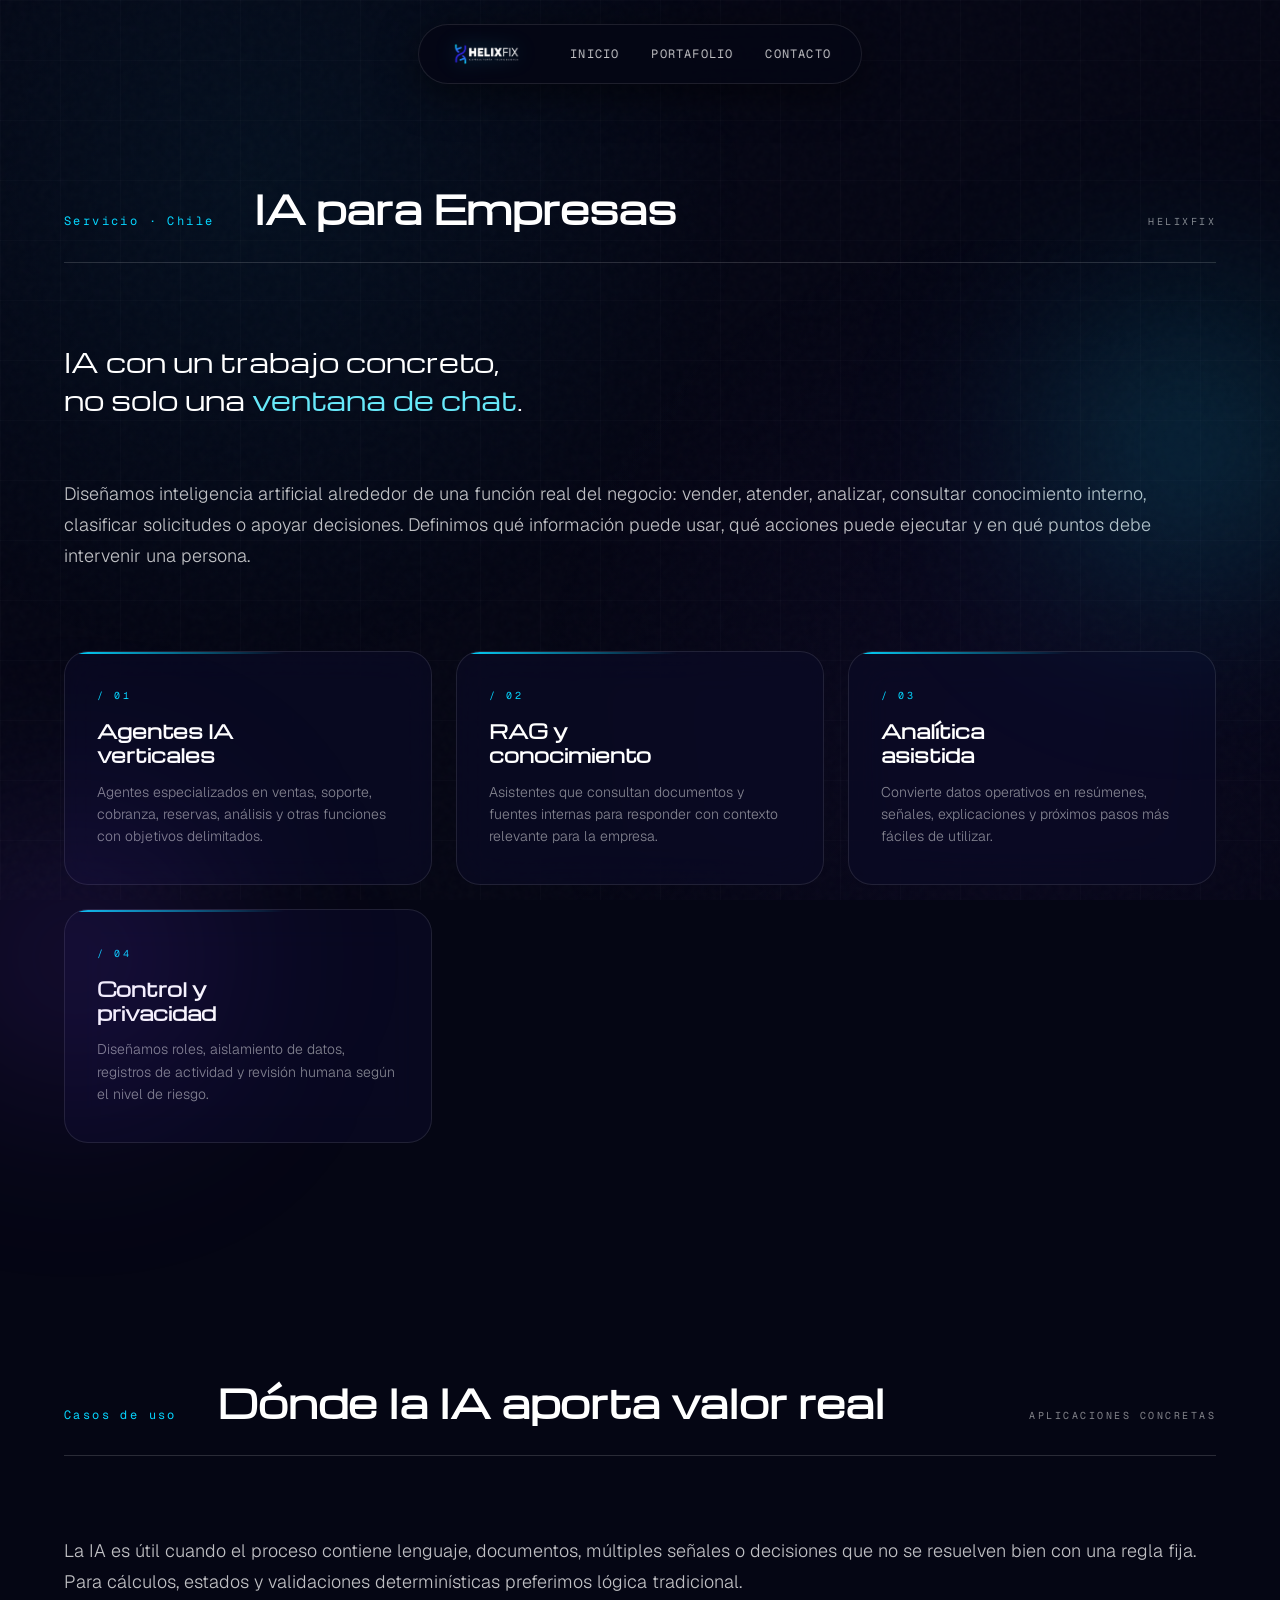
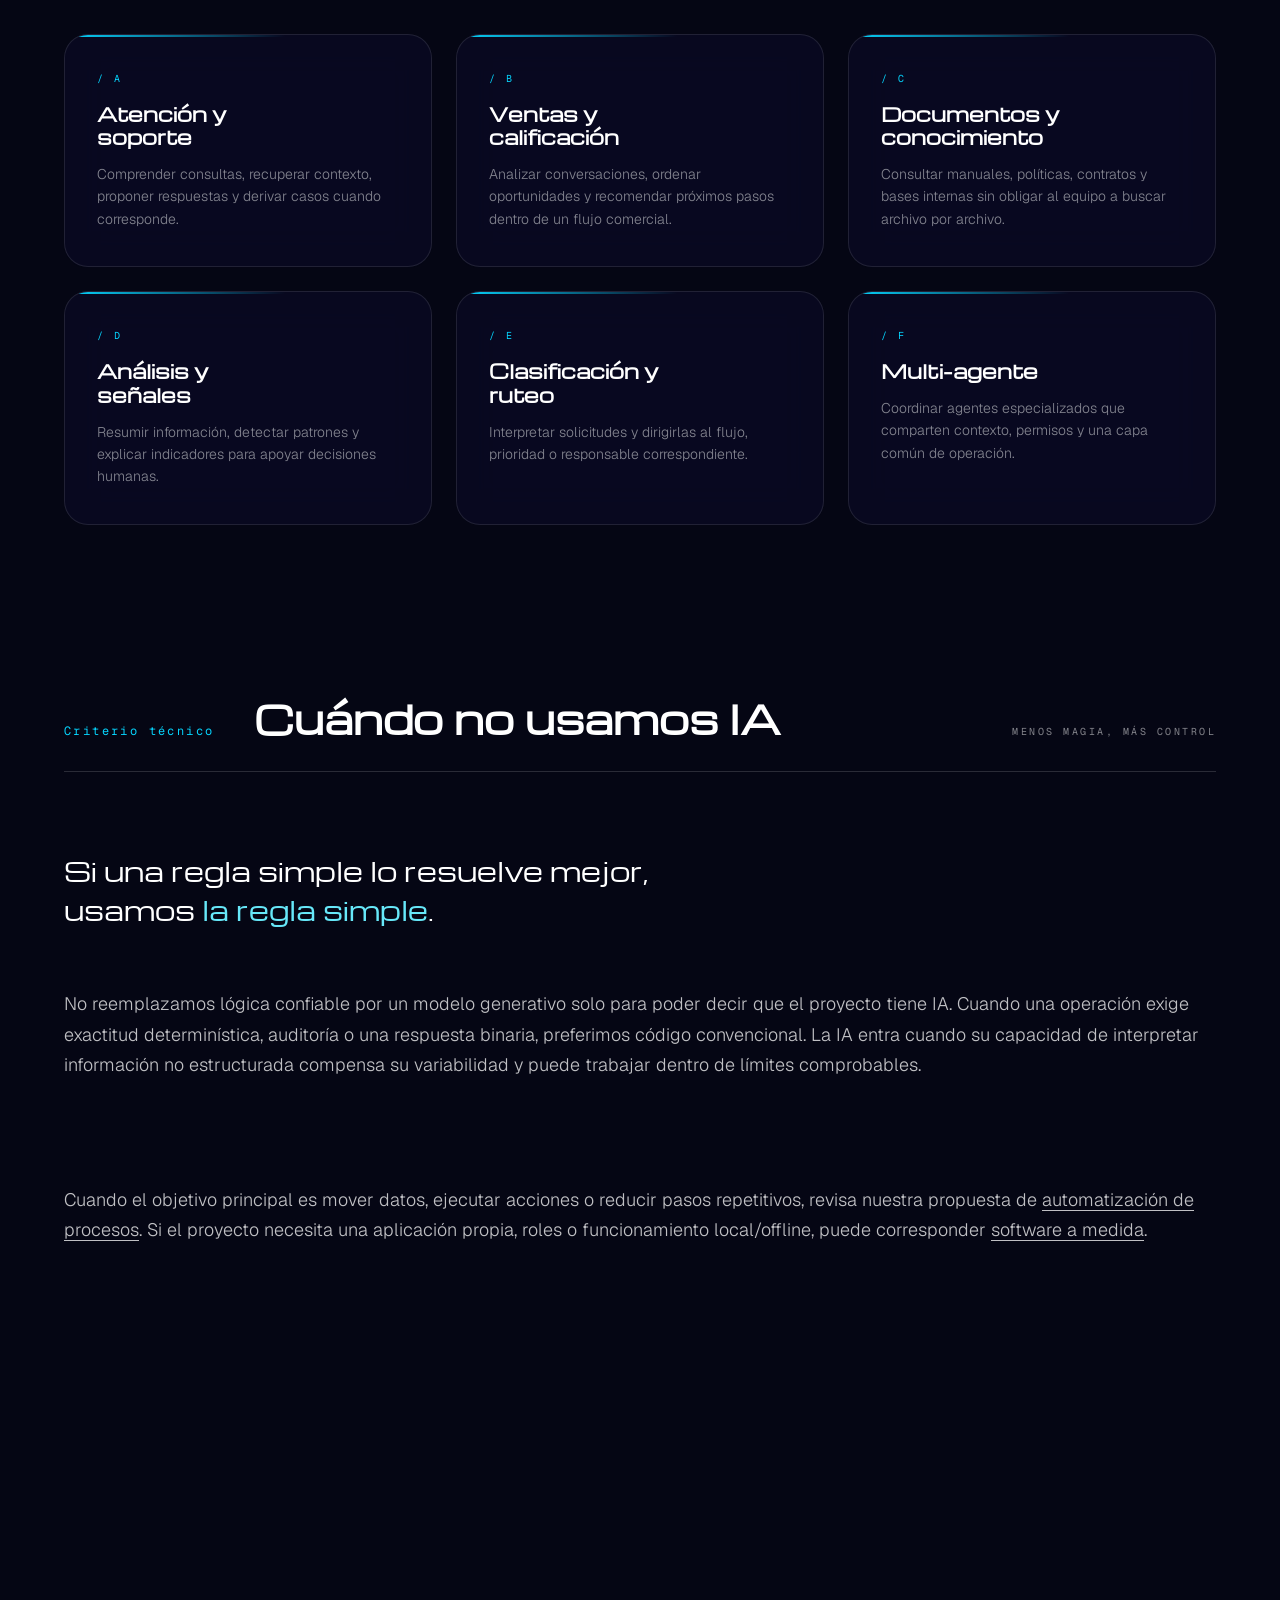
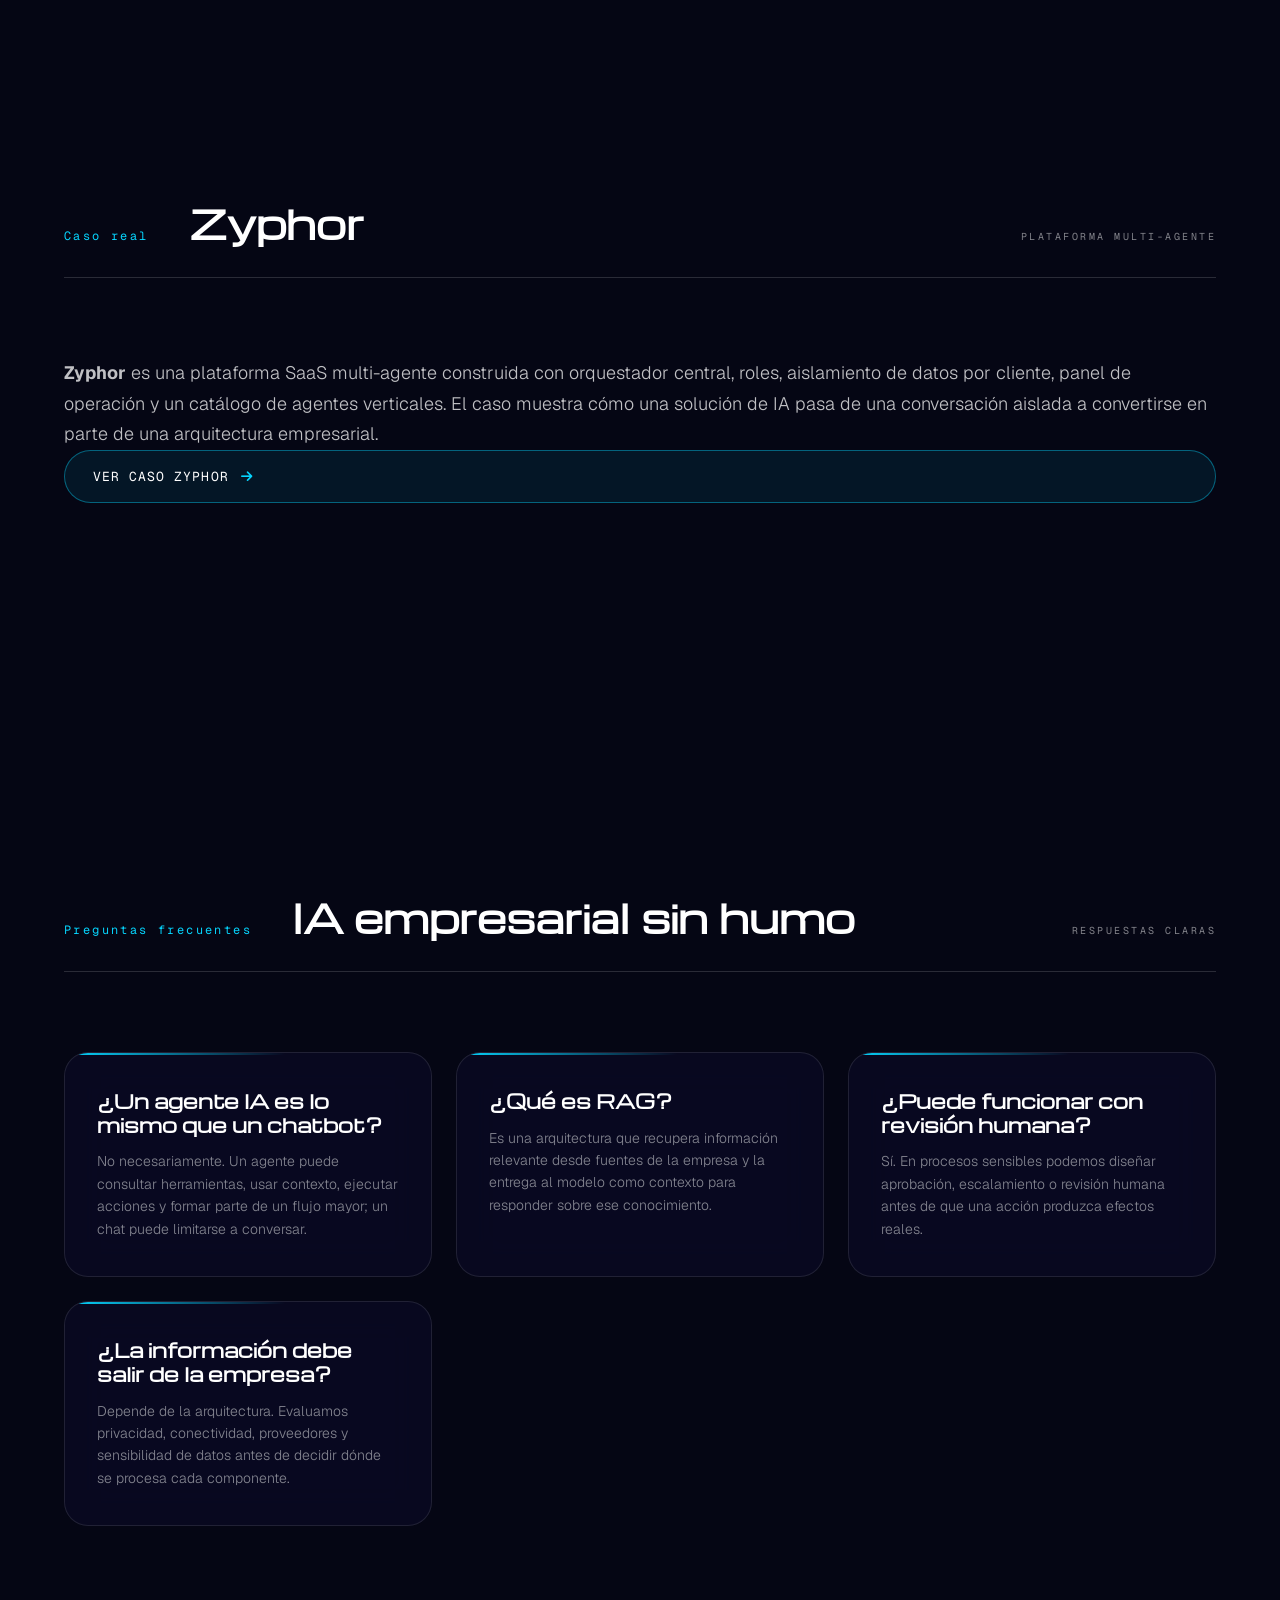
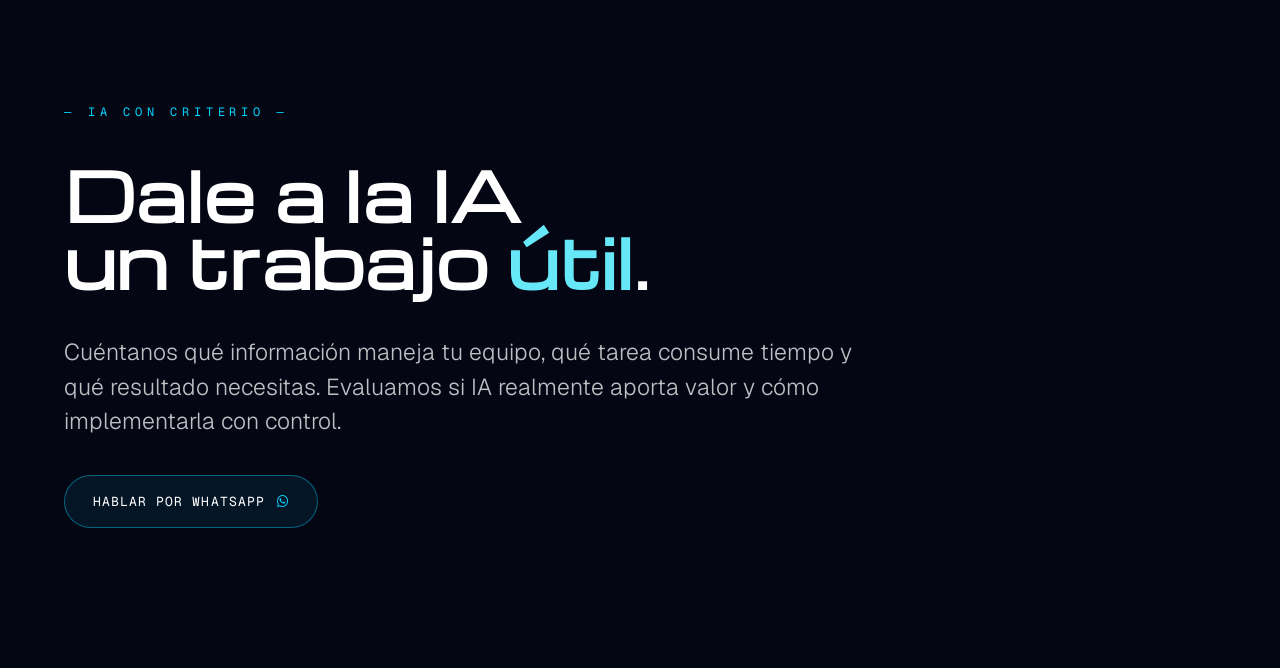
<file: inteligencia-artificial-para-empresas-chile.html>
<!DOCTYPE html>
<html lang="es-CL">
<head>
<meta charset="UTF-8">
<meta name="viewport" content="width=device-width, initial-scale=1.0, viewport-fit=cover">
<title>Inteligencia Artificial para Empresas en Chile | HelixFix</title>
<meta name="description" content="IA para empresas en Chile: agentes, RAG, asistentes internos y analítica aplicada con control, privacidad, trazabilidad y objetivos de negocio claros.">
<meta name="robots" content="index, follow, max-image-preview:large, max-snippet:-1, max-video-preview:-1">
<meta name="author" content="HelixFix">
<meta name="theme-color" content="#05060a">
<link rel="canonical" href="https://helix-fix.com/inteligencia-artificial-para-empresas-chile.html">
<link rel="icon" type="image/png" href="/assets/helixfix-mark.png">
<link rel="apple-touch-icon" href="/assets/helixfix-mark.png">
<link rel="preconnect" href="https://cdnjs.cloudflare.com" crossorigin>
<link rel="preconnect" href="https://unpkg.com" crossorigin>

<meta property="og:type" content="website">
<meta property="og:locale" content="es_CL">
<meta property="og:site_name" content="HelixFix">
<meta property="og:title" content="Inteligencia Artificial para Empresas en Chile | HelixFix">
<meta property="og:description" content="Agentes IA, RAG, asistentes y analítica integrados a procesos empresariales reales, con límites y control definidos.">
<meta property="og:url" content="https://helix-fix.com/inteligencia-artificial-para-empresas-chile.html">
<meta property="og:image" content="https://helix-fix.com/assets/zyphor-logo.png">
<meta property="og:image:alt" content="Zyphor, plataforma multi-agente de inteligencia artificial construida por HelixFix">
<meta name="twitter:card" content="summary_large_image">
<meta name="twitter:title" content="Inteligencia Artificial para Empresas | HelixFix">
<meta name="twitter:description" content="IA aplicada a ventas, soporte, conocimiento interno, análisis y automatización con arquitectura controlable.">
<meta name="twitter:image" content="https://helix-fix.com/assets/zyphor-logo.png">
<meta name="twitter:image:alt" content="Zyphor, plataforma multi-agente de inteligencia artificial construida por HelixFix">

<script type="application/ld+json">
{
  "@context": "https://schema.org",
  "@graph": [
    {
      "@type": "Organization",
      "@id": "https://helix-fix.com/#organization",
      "name": "HelixFix",
      "url": "https://helix-fix.com/",
      "logo": "https://helix-fix.com/assets/helixfix-logo-horizontal.png",
      "email": "gabriel.solis@helix-fix.com",
      "telephone": "+56945140075"
    },
    {
      "@type": "WebSite",
      "@id": "https://helix-fix.com/#website",
      "url": "https://helix-fix.com/",
      "name": "HelixFix",
      "inLanguage": "es-CL",
      "publisher": { "@id": "https://helix-fix.com/#organization" }
    },
    {
      "@type": "ImageObject",
      "@id": "https://helix-fix.com/inteligencia-artificial-para-empresas-chile.html#primaryimage",
      "url": "https://helix-fix.com/assets/zyphor-logo.png",
      "contentUrl": "https://helix-fix.com/assets/zyphor-logo.png",
      "caption": "Zyphor, plataforma multi-agente de inteligencia artificial construida por HelixFix"
    },
    {
      "@type": "Service",
      "@id": "https://helix-fix.com/inteligencia-artificial-para-empresas-chile.html#service",
      "name": "Inteligencia artificial para empresas",
      "serviceType": "Soluciones de inteligencia artificial para empresas",
      "url": "https://helix-fix.com/inteligencia-artificial-para-empresas-chile.html",
      "description": "Diseño e implementación de agentes IA, RAG, asistentes internos, analítica asistida y plataformas multi-agente integradas a procesos empresariales.",
      "provider": { "@id": "https://helix-fix.com/#organization" },
      "areaServed": { "@type": "Country", "name": "Chile" }
    },
    {
      "@type": "WebPage",
      "@id": "https://helix-fix.com/inteligencia-artificial-para-empresas-chile.html#webpage",
      "url": "https://helix-fix.com/inteligencia-artificial-para-empresas-chile.html",
      "name": "Inteligencia Artificial para Empresas en Chile | HelixFix",
      "description": "IA para empresas en Chile: agentes, RAG, asistentes internos y analítica aplicada con control, privacidad y trazabilidad.",
      "isPartOf": { "@id": "https://helix-fix.com/#website" },
      "about": { "@id": "https://helix-fix.com/inteligencia-artificial-para-empresas-chile.html#service" },
      "mainEntity": { "@id": "https://helix-fix.com/inteligencia-artificial-para-empresas-chile.html#service" },
      "primaryImageOfPage": { "@id": "https://helix-fix.com/inteligencia-artificial-para-empresas-chile.html#primaryimage" },
      "breadcrumb": { "@id": "https://helix-fix.com/inteligencia-artificial-para-empresas-chile.html#breadcrumb" },
      "inLanguage": "es-CL"
    },
    {
      "@type": "BreadcrumbList",
      "@id": "https://helix-fix.com/inteligencia-artificial-para-empresas-chile.html#breadcrumb",
      "itemListElement": [
        { "@type": "ListItem", "position": 1, "name": "HelixFix", "item": "https://helix-fix.com/" },
        { "@type": "ListItem", "position": 2, "name": "Inteligencia artificial para empresas", "item": "https://helix-fix.com/inteligencia-artificial-para-empresas-chile.html" }
      ]
    }
  ]
}
</script>

<link rel="stylesheet" href="https://cdnjs.cloudflare.com/ajax/libs/font-awesome/6.5.1/css/all.min.css" media="print" onload="this.media='all'">
<noscript><link rel="stylesheet" href="https://cdnjs.cloudflare.com/ajax/libs/font-awesome/6.5.1/css/all.min.css"></noscript>
<link rel="stylesheet" href="/styles.css?v=20260907">
</head>
<body>
<canvas id="dna-canvas" aria-hidden="true"></canvas><div class="grid-bg" aria-hidden="true"></div>
<nav>
  <div class="brand"><a href="/" aria-label="HelixFix, inicio"><img class="brand-logo" src="/assets/helixfix-logo-horizontal.png" alt="HelixFix"></a></div>
  <button class="nav-toggle" aria-label="Abrir menú" aria-expanded="false"><span></span><span></span><span></span></button>
  <div class="nav-links"><a href="/">Inicio</a><a href="/portafolio.html">Portafolio</a><a href="/#contact">Contacto</a></div>
</nav>

<main>
<section class="who-section" style="padding-top:clamp(120px,16vw,180px);">
  <div class="glow cyan"></div><div class="glow violet"></div>
  <div class="section-header"><span class="section-num">Servicio · Chile</span><h1 class="section-title">IA para Empresas</h1><div class="section-spacer"></div><span class="section-meta">HelixFix</span></div>
  <h2 class="who-statement">IA con un trabajo concreto,<br>no solo una <em>ventana de chat</em>.</h2>
  <p class="who-paragraph">Diseñamos inteligencia artificial alrededor de una función real del negocio: vender, atender, analizar, consultar conocimiento interno, clasificar solicitudes o apoyar decisiones. Definimos qué información puede usar, qué acciones puede ejecutar y en qué puntos debe intervenir una persona.</p>
  <div class="pillars services-grid">
    <div class="pillar"><div class="pillar-num">/ 01</div><h3 class="pillar-title">Agentes IA<br>verticales</h3><p class="pillar-desc">Agentes especializados en ventas, soporte, cobranza, reservas, análisis y otras funciones con objetivos delimitados.</p></div>
    <div class="pillar"><div class="pillar-num">/ 02</div><h3 class="pillar-title">RAG y<br>conocimiento</h3><p class="pillar-desc">Asistentes que consultan documentos y fuentes internas para responder con contexto relevante para la empresa.</p></div>
    <div class="pillar"><div class="pillar-num">/ 03</div><h3 class="pillar-title">Analítica<br>asistida</h3><p class="pillar-desc">Convierte datos operativos en resúmenes, señales, explicaciones y próximos pasos más fáciles de utilizar.</p></div>
    <div class="pillar"><div class="pillar-num">/ 04</div><h3 class="pillar-title">Control y<br>privacidad</h3><p class="pillar-desc">Diseñamos roles, aislamiento de datos, registros de actividad y revisión humana según el nivel de riesgo.</p></div>
  </div>
</section>

<section class="cases-section">
  <div class="section-header"><span class="section-num">Casos de uso</span><h2 class="section-title">Dónde la IA aporta valor real</h2><div class="section-spacer"></div><span class="section-meta">Aplicaciones concretas</span></div>
  <p class="cases-teaser-text">La IA es útil cuando el proceso contiene lenguaje, documentos, múltiples señales o decisiones que no se resuelven bien con una regla fija. Para cálculos, estados y validaciones determinísticas preferimos lógica tradicional.</p>
  <div class="pillars services-grid" style="margin-top:36px;">
    <div class="pillar"><div class="pillar-num">/ A</div><h3 class="pillar-title">Atención y<br>soporte</h3><p class="pillar-desc">Comprender consultas, recuperar contexto, proponer respuestas y derivar casos cuando corresponde.</p></div>
    <div class="pillar"><div class="pillar-num">/ B</div><h3 class="pillar-title">Ventas y<br>calificación</h3><p class="pillar-desc">Analizar conversaciones, ordenar oportunidades y recomendar próximos pasos dentro de un flujo comercial.</p></div>
    <div class="pillar"><div class="pillar-num">/ C</div><h3 class="pillar-title">Documentos y<br>conocimiento</h3><p class="pillar-desc">Consultar manuales, políticas, contratos y bases internas sin obligar al equipo a buscar archivo por archivo.</p></div>
    <div class="pillar"><div class="pillar-num">/ D</div><h3 class="pillar-title">Análisis y<br>señales</h3><p class="pillar-desc">Resumir información, detectar patrones y explicar indicadores para apoyar decisiones humanas.</p></div>
    <div class="pillar"><div class="pillar-num">/ E</div><h3 class="pillar-title">Clasificación y<br>ruteo</h3><p class="pillar-desc">Interpretar solicitudes y dirigirlas al flujo, prioridad o responsable correspondiente.</p></div>
    <div class="pillar"><div class="pillar-num">/ F</div><h3 class="pillar-title">Multi-agente</h3><p class="pillar-desc">Coordinar agentes especializados que comparten contexto, permisos y una capa común de operación.</p></div>
  </div>
</section>

<section class="who-section">
  <div class="section-header"><span class="section-num">Criterio técnico</span><h2 class="section-title">Cuándo no usamos IA</h2><div class="section-spacer"></div><span class="section-meta">Menos magia, más control</span></div>
  <h3 class="who-statement">Si una regla simple lo resuelve mejor,<br>usamos <em>la regla simple</em>.</h3>
  <p class="who-paragraph">No reemplazamos lógica confiable por un modelo generativo solo para poder decir que el proyecto tiene IA. Cuando una operación exige exactitud determinística, auditoría o una respuesta binaria, preferimos código convencional. La IA entra cuando su capacidad de interpretar información no estructurada compensa su variabilidad y puede trabajar dentro de límites comprobables.</p>
  <p class="who-paragraph" style="margin-top:24px;">Cuando el objetivo principal es mover datos, ejecutar acciones o reducir pasos repetitivos, revisa nuestra propuesta de <a href="/automatizacion-de-procesos-chile.html" style="color:inherit;text-underline-offset:4px;">automatización de procesos</a>. Si el proyecto necesita una aplicación propia, roles o funcionamiento local/offline, puede corresponder <a href="/software-a-medida-chile.html" style="color:inherit;text-underline-offset:4px;">software a medida</a>.</p>
</section>

<section class="cases-section">
  <div class="section-header"><span class="section-num">Caso real</span><h2 class="section-title">Zyphor</h2><div class="section-spacer"></div><span class="section-meta">Plataforma multi-agente</span></div>
  <p class="cases-teaser-text"><strong>Zyphor</strong> es una plataforma SaaS multi-agente construida con orquestador central, roles, aislamiento de datos por cliente, panel de operación y un catálogo de agentes verticales. El caso muestra cómo una solución de IA pasa de una conversación aislada a convertirse en parte de una arquitectura empresarial.</p>
  <a class="helix-cta" href="/portafolio.html#zyphor">Ver caso Zyphor <i class="fa-solid fa-arrow-right"></i></a>
</section>

<section class="who-section">
  <div class="section-header"><span class="section-num">Preguntas frecuentes</span><h2 class="section-title">IA empresarial sin humo</h2><div class="section-spacer"></div><span class="section-meta">Respuestas claras</span></div>
  <div class="pillars services-grid">
    <div class="pillar"><h3 class="pillar-title">¿Un agente IA es lo mismo que un chatbot?</h3><p class="pillar-desc">No necesariamente. Un agente puede consultar herramientas, usar contexto, ejecutar acciones y formar parte de un flujo mayor; un chat puede limitarse a conversar.</p></div>
    <div class="pillar"><h3 class="pillar-title">¿Qué es RAG?</h3><p class="pillar-desc">Es una arquitectura que recupera información relevante desde fuentes de la empresa y la entrega al modelo como contexto para responder sobre ese conocimiento.</p></div>
    <div class="pillar"><h3 class="pillar-title">¿Puede funcionar con revisión humana?</h3><p class="pillar-desc">Sí. En procesos sensibles podemos diseñar aprobación, escalamiento o revisión humana antes de que una acción produzca efectos reales.</p></div>
    <div class="pillar"><h3 class="pillar-title">¿La información debe salir de la empresa?</h3><p class="pillar-desc">Depende de la arquitectura. Evaluamos privacidad, conectividad, proveedores y sensibilidad de datos antes de decidir dónde se procesa cada componente.</p></div>
  </div>
</section>

<section class="close-section">
  <div class="close-hero"><div class="close-pre">— IA con criterio —</div><h2 class="close-title">Dale a la IA<br>un trabajo <em>útil</em>.</h2><p class="close-sub">Cuéntanos qué información maneja tu equipo, qué tarea consume tiempo y qué resultado necesitas. Evaluamos si IA realmente aporta valor y cómo implementarla con control.</p><div style="margin-top:36px;"><a class="helix-cta" href="https://wa.me/56945140075?text=Hola%2C%20quiero%20evaluar%20una%20soluci%C3%B3n%20de%20IA%20para%20mi%20empresa." target="_blank" rel="noopener">Hablar por WhatsApp <i class="fa-brands fa-whatsapp"></i></a></div></div>
</section>
</main>
<script src="/scripts.js?v=20260907" defer></script>
<script type="module" src="/dna.js?v=20260907"></script>
</body>
</html>
</file>
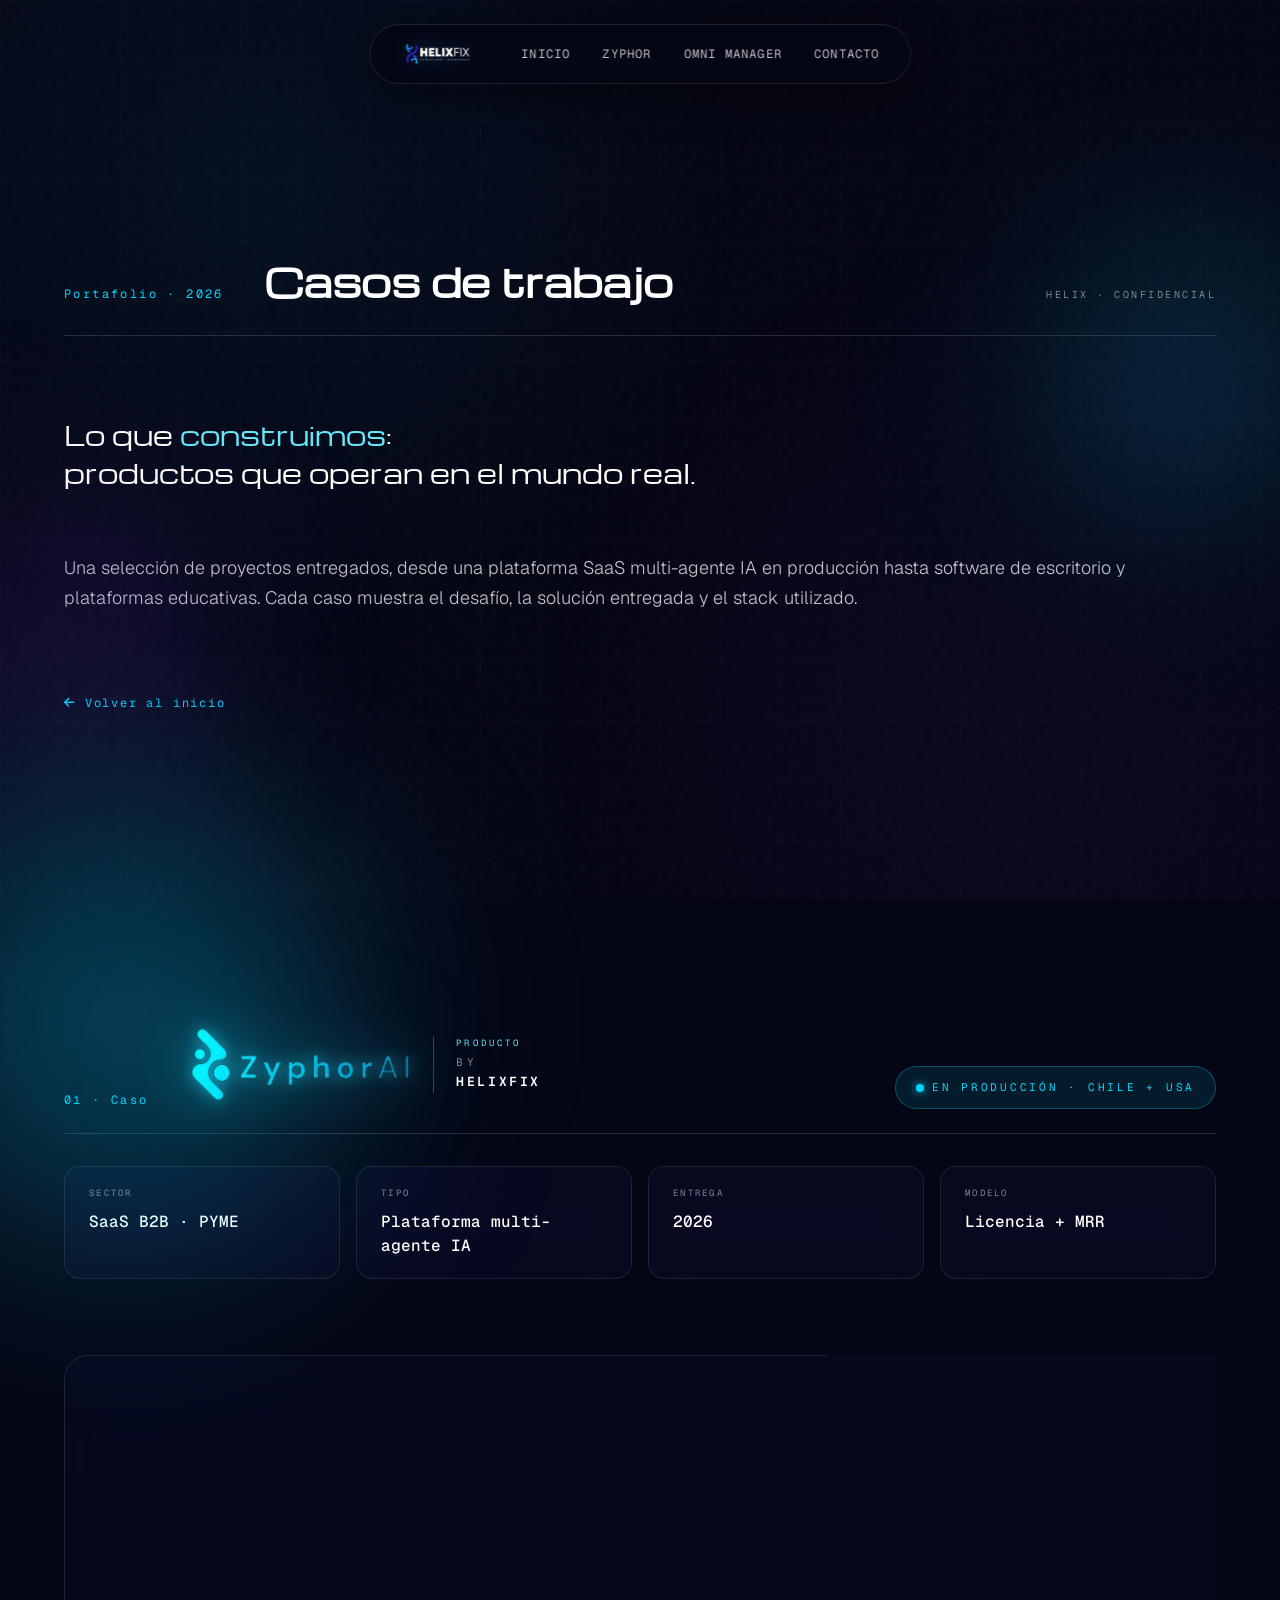
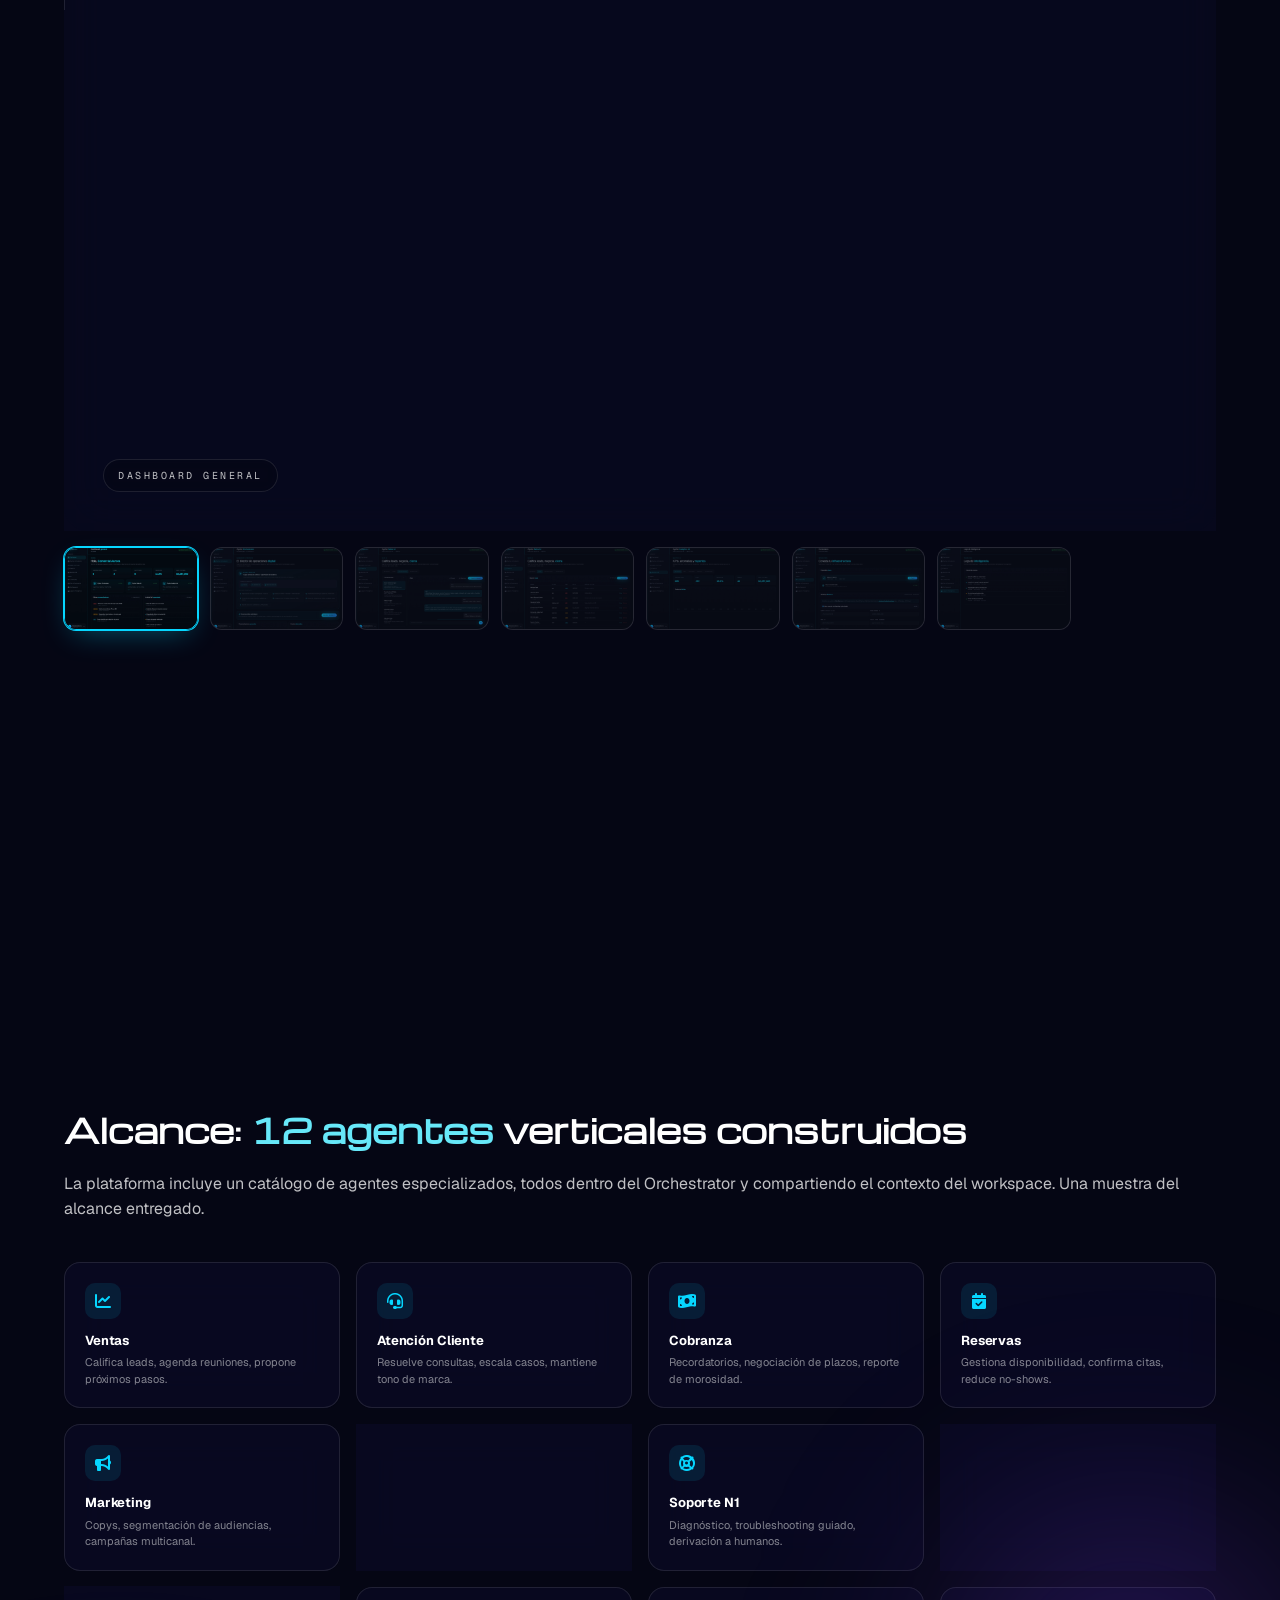
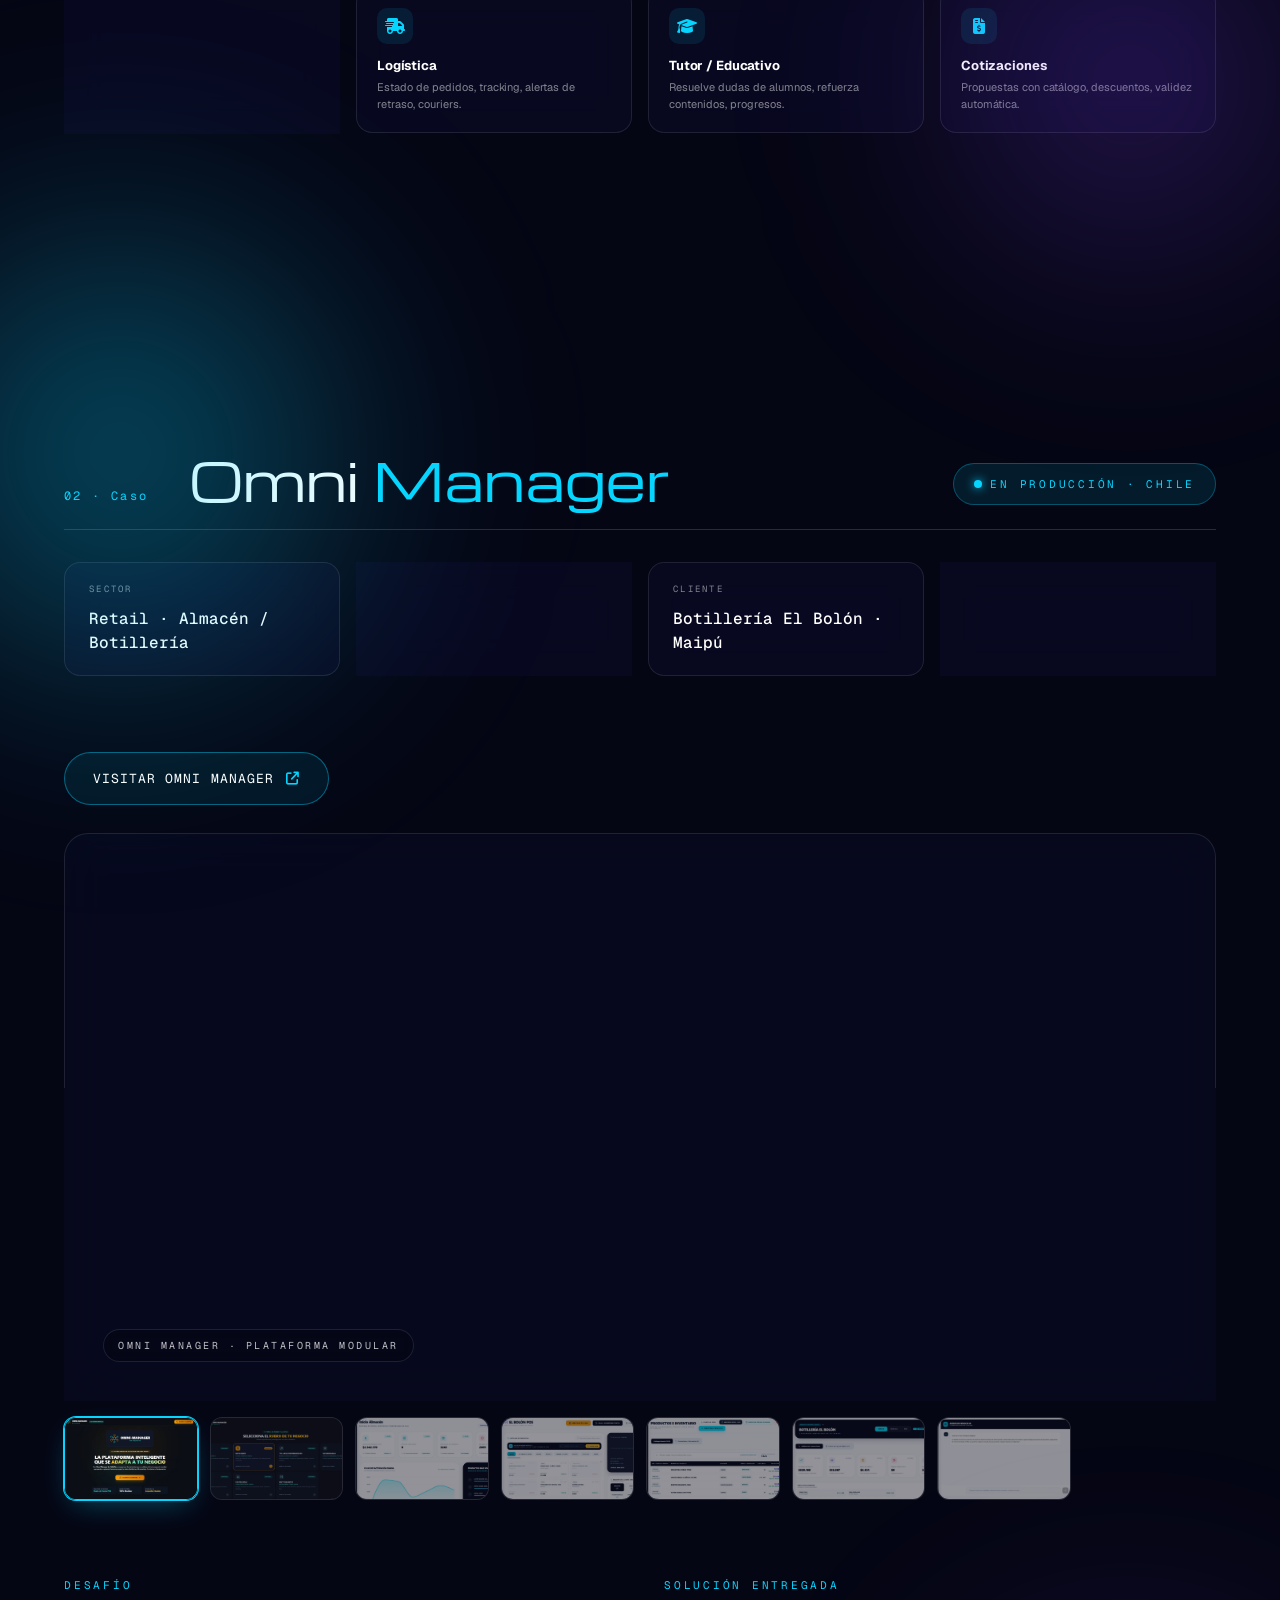
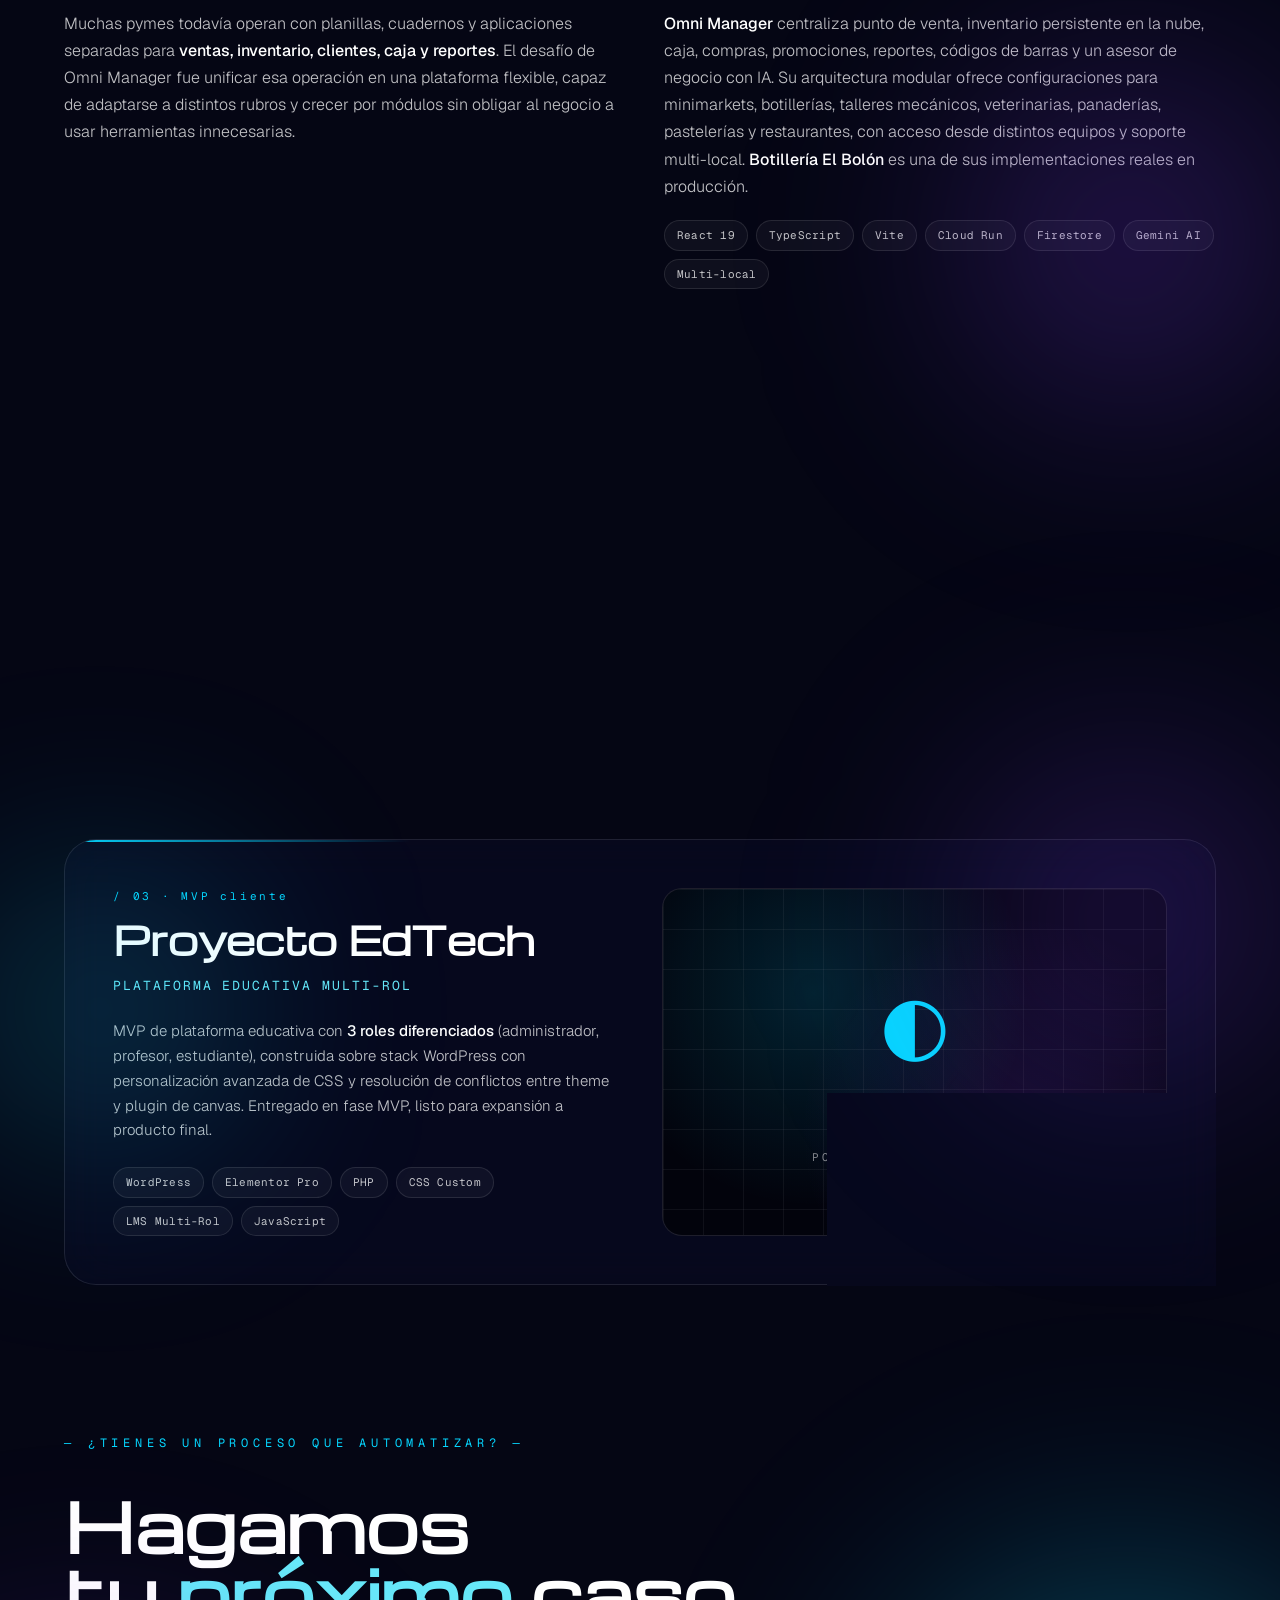
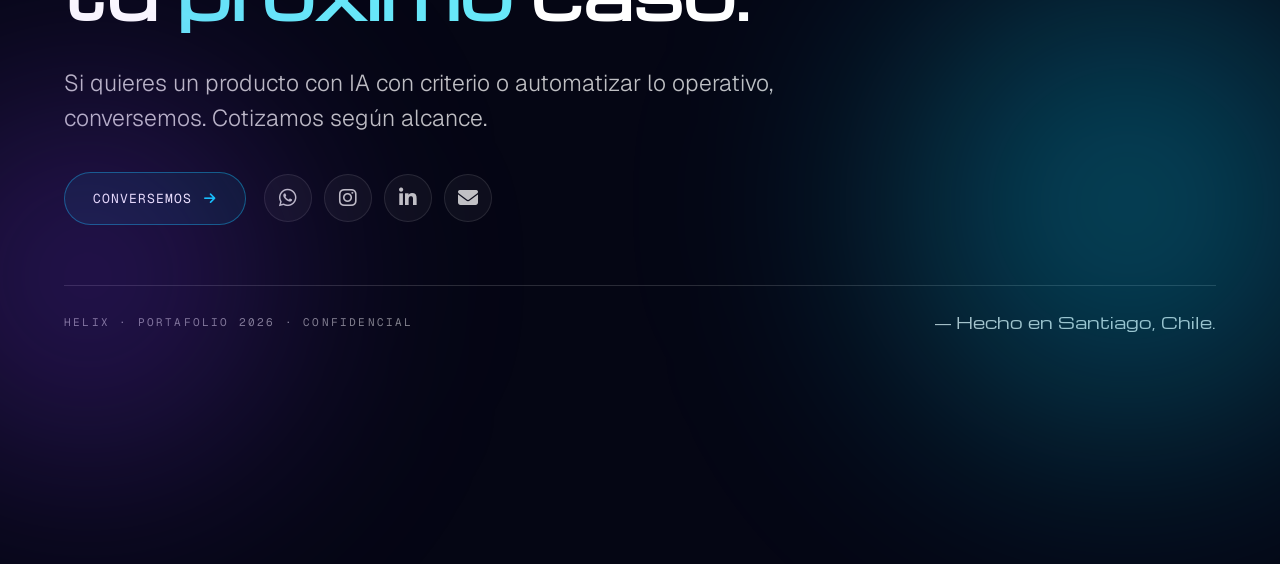
<file: portafolio.html>
<!DOCTYPE html>
<html lang="es-CL">
<head>
<meta charset="UTF-8">
<meta name="viewport" content="width=device-width, initial-scale=1.0, viewport-fit=cover">
<title>Portafolio HelixFix | Software, IA y Automatización en Chile</title>
<meta name="description" content="Casos reales de HelixFix: plataformas multi-agente IA, software para pymes, POS, inventario, automatización y productos digitales en producción.">
<meta name="robots" content="index, follow, max-image-preview:large, max-snippet:-1, max-video-preview:-1">
<meta name="author" content="HelixFix">
<meta name="theme-color" content="#05060a">
<link rel="canonical" href="https://helix-fix.com/portafolio.html">
<link rel="alternate" hreflang="es-CL" href="https://helix-fix.com/portafolio.html">
<link rel="alternate" hreflang="x-default" href="https://helix-fix.com/portafolio.html">
<link rel="icon" type="image/png" href="assets/helixfix-mark.png">
<link rel="apple-touch-icon" href="assets/helixfix-mark.png">
<link rel="preconnect" href="https://cdnjs.cloudflare.com" crossorigin>
<link rel="preconnect" href="https://unpkg.com" crossorigin>

<!-- Open Graph / WhatsApp / LinkedIn -->
<meta property="og:type" content="website">
<meta property="og:locale" content="es_CL">
<meta property="og:site_name" content="HelixFix">
<meta property="og:title" content="Portafolio HelixFix | Software, IA y Automatización en Chile">
<meta property="og:description" content="Proyectos reales de software, inteligencia artificial y automatización construidos por HelixFix para empresas y pymes.">
<meta property="og:url" content="https://helix-fix.com/portafolio.html">
<meta property="og:image" content="https://helix-fix.com/assets/omnimanager/01_landing.webp">
<meta property="og:image:alt" content="Portafolio de software e inteligencia artificial de HelixFix">

<meta name="twitter:card" content="summary_large_image">
<meta name="twitter:title" content="Portafolio HelixFix | Software, IA y Automatización">
<meta name="twitter:description" content="Casos reales de plataformas IA, software para pymes y automatización en producción.">
<meta name="twitter:image" content="https://helix-fix.com/assets/omnimanager/01_landing.webp">

<!-- Datos estructurados -->
<script type="application/ld+json">
{
  "@context": "https://schema.org",
  "@graph": [
    {
      "@type": "CollectionPage",
      "@id": "https://helix-fix.com/portafolio.html#webpage",
      "url": "https://helix-fix.com/portafolio.html",
      "name": "Portafolio HelixFix | Software, IA y Automatización en Chile",
      "description": "Casos reales de software, inteligencia artificial, automatización y plataformas para pymes construidos por HelixFix.",
      "inLanguage": "es-CL",
      "isPartOf": { "@id": "https://helix-fix.com/#website" },
      "about": { "@id": "https://helix-fix.com/#organization" },
      "mainEntity": { "@id": "https://helix-fix.com/portafolio.html#projects" }
    },
    {
      "@type": "ItemList",
      "@id": "https://helix-fix.com/portafolio.html#projects",
      "name": "Casos de trabajo de HelixFix",
      "itemListElement": [
        {
          "@type": "ListItem",
          "position": 1,
          "item": {
            "@type": "SoftwareApplication",
            "name": "Zyphor",
            "applicationCategory": "BusinessApplication",
            "description": "Plataforma SaaS multi-agente de inteligencia artificial con orquestador central, roles y aislamiento de datos por cliente.",
            "url": "https://helix-fix.com/portafolio.html#zyphor"
          }
        },
        {
          "@type": "ListItem",
          "position": 2,
          "item": {
            "@type": "SoftwareApplication",
            "name": "Omni Manager",
            "applicationCategory": "BusinessApplication",
            "description": "Plataforma modular para pymes con punto de venta, inventario, caja, reportes, códigos de barras y asesor de negocio con IA.",
            "url": "https://helix-fix.com/portafolio.html#omni"
          }
        },
        {
          "@type": "ListItem",
          "position": 3,
          "item": {
            "@type": "CreativeWork",
            "name": "Proyecto EdTech",
            "description": "MVP de plataforma educativa multi-rol entregado a cliente.",
            "url": "https://helix-fix.com/portafolio.html#cases"
          }
        }
      ]
    },
    {
      "@type": "BreadcrumbList",
      "itemListElement": [
        { "@type": "ListItem", "position": 1, "name": "HelixFix", "item": "https://helix-fix.com/" },
        { "@type": "ListItem", "position": 2, "name": "Portafolio", "item": "https://helix-fix.com/portafolio.html" }
      ]
    }
  ]
}
</script>

<!-- Iconos -->
<link rel="stylesheet" href="https://cdnjs.cloudflare.com/ajax/libs/font-awesome/6.5.1/css/all.min.css" media="print" onload="this.media='all'">
<noscript><link rel="stylesheet" href="https://cdnjs.cloudflare.com/ajax/libs/font-awesome/6.5.1/css/all.min.css"></noscript>

<!-- Estilos -->
<link rel="stylesheet" href="styles.css?v=20260820">

<!-- Importmap para three.js (debe ir antes de cualquier módulo) -->
<script type="importmap">
{
  "imports": {
    "three": "https://unpkg.com/three@0.160.0/build/three.module.js",
    "three/addons/": "https://unpkg.com/three@0.160.0/examples/jsm/"
  }
}
</script>
</head>
<body>

<!-- Canvas para fondo 3D -->
<canvas id="dna-canvas"></canvas>

<!-- Cuadrícula de fondo -->
<div class="grid-bg"></div>

<!-- ====================================================
     NAV
     ==================================================== -->
<nav>
  <div class="brand">
    <a href="index.html"><img class="brand-logo" src="assets/helixfix-logo-horizontal.png" alt="HelixFix"></a>
  </div>
  <button class="nav-toggle" aria-label="Abrir menú" aria-expanded="false">
    <span></span><span></span><span></span>
  </button>
  <div class="nav-links">
    <a href="index.html">Inicio</a>
    <a href="#zyphor">Zyphor</a>
    <a href="#omni">Omni Manager</a>
    <a href="index.html#contact">Contacto</a>
  </div>
</nav>

<!-- ====================================================
     HEADER PORTAFOLIO
     ==================================================== -->
<section class="who-section" id="top" style="padding-top: clamp(120px, 16vw, 180px);">
  <div class="glow cyan"></div>
  <div class="glow violet"></div>

  <div class="section-header reveal">
    <span class="section-num">Portafolio · 2026</span>
    <h1 class="section-title">Casos de trabajo</h1>
    <div class="section-spacer"></div>
    <span class="section-meta">Helix · Confidencial</span>
  </div>

  <h2 class="who-statement reveal reveal-1">
    Lo que <em>construimos</em>:<br>
    productos que operan en el mundo real.
  </h2>
  <p class="who-paragraph reveal reveal-2">
    Una selección de proyectos entregados, desde una plataforma SaaS multi-agente
    IA en producción hasta software de escritorio y plataformas educativas. Cada
    caso muestra el desafío, la solución entregada y el stack utilizado.
  </p>
  <a class="portfolio-back reveal reveal-3" href="index.html">
    <i class="fa-solid fa-arrow-left"></i> Volver al inicio
  </a>
</section>

<section class="zyphor-section" id="zyphor">
  <div class="glow cyan"></div>
  <div class="glow violet"></div>

  <div class="case-header reveal">
    <span class="case-num">01 · Caso</span>
    <div class="case-name case-logo-lockup">
      <img class="case-logo-img" src="assets/zyphor-logo.png" alt="ZyphorAI">
      <span class="case-logo-by">by <strong>HelixFix</strong></span>
    </div>
    <span class="case-status">En producción · Chile + USA</span>
  </div>

  <div class="case-meta-row">
    <div class="meta-cell reveal reveal-1">
      <div class="meta-label">Sector</div>
      <div class="meta-value">SaaS B2B · PYME</div>
    </div>
    <div class="meta-cell reveal reveal-2">
      <div class="meta-label">Tipo</div>
      <div class="meta-value">Plataforma multi-agente IA</div>
    </div>
    <div class="meta-cell reveal reveal-3">
      <div class="meta-label">Entrega</div>
      <div class="meta-value">2026</div>
    </div>
    <div class="meta-cell reveal reveal-4">
      <div class="meta-label">Modelo</div>
      <div class="meta-value">Licencia + MRR</div>
    </div>
  </div>

  <div class="case-gallery reveal" data-gallery="zyphor">
    <div class="case-mockup gallery-main">
      <div class="case-mockup-frame">
        <img class="case-mockup-image gallery-main-img" src="assets/zyphor/01_dashboard.webp" decoding="async" alt="Zyphor — Dashboard general">
      </div>
      <div class="gallery-caption">Dashboard general</div>
    </div>
    <div class="gallery-thumbs">
      <button class="gallery-thumb is-active" data-full="assets/zyphor/01_dashboard.webp" data-caption="Dashboard general"><img src="assets/zyphor/01_dashboard.webp" loading="lazy" alt="Dashboard general"></button>
      <button class="gallery-thumb" data-full="assets/zyphor/02_orquestador.webp" data-caption="Orquestador IA · razonamiento estratégico"><img src="assets/zyphor/02_orquestador.webp" loading="lazy" alt="Orquestador IA · razonamiento estratégico"></button>
      <button class="gallery-thumb" data-full="assets/zyphor/03_sales_chat.webp" data-caption="Sales AI · conversaciones en vivo"><img src="assets/zyphor/03_sales_chat.webp" loading="lazy" alt="Sales AI · conversaciones en vivo"></button>
      <button class="gallery-thumb" data-full="assets/zyphor/04_leads.webp" data-caption="Sales AI · base de leads"><img src="assets/zyphor/04_leads.webp" loading="lazy" alt="Sales AI · base de leads"></button>
      <button class="gallery-thumb" data-full="assets/zyphor/05_analytics.webp" data-caption="Analytics AI · KPIs y reportes"><img src="assets/zyphor/05_analytics.webp" loading="lazy" alt="Analytics AI · KPIs y reportes"></button>
      <button class="gallery-thumb" data-full="assets/zyphor/06_conexiones.webp" data-caption="Conexiones · WhatsApp + motor IA"><img src="assets/zyphor/06_conexiones.webp" loading="lazy" alt="Conexiones · WhatsApp + motor IA"></button>
      <button class="gallery-thumb" data-full="assets/zyphor/07_logs.webp" data-caption="Logs de inteligencia"><img src="assets/zyphor/07_logs.webp" loading="lazy" alt="Logs de inteligencia"></button>
    </div>
  </div>

  <div class="case-body">
    <div class="reveal">
      <div class="case-block-title">Desafío</div>
      <p class="case-text">
        El cliente requería una plataforma SaaS multi-tenant capaz de orquestar
        <strong>múltiples agentes IA</strong> sobre una capa común, con autenticación,
        aislamiento de datos por cliente, y un panel para gestionar la operación
        completa. El objetivo final: <strong>licenciar la plataforma a otras empresas</strong>
        como producto comercial con un catálogo de agentes verticales.
      </p>
    </div>

    <div class="reveal reveal-1">
      <div class="case-block-title">Solución entregada</div>
      <p class="case-text">
        Plataforma SaaS completa con <strong>orquestador central</strong>, agentes
        modulares de Ventas y Analítica, onboarding guiado, sistema de roles,
        dashboard de KPIs y edge functions para procesamiento IA. El producto
        quedó <strong>vendiendo a empresas en Chile y Estados Unidos</strong> en sus
        primeras semanas, con MRR activo.
      </p>
      <div class="stack-tags">
        <span class="tag">React 19</span>
        <span class="tag">TypeScript</span>
        <span class="tag">Supabase</span>
        <span class="tag">Edge Functions</span>
        <span class="tag">OpenAI</span>
        <span class="tag">Tailwind</span>
        <span class="tag">Multi-tenant</span>
        <span class="tag">RLS</span>
      </div>
    </div>
  </div>

  <!-- CAPABILITIES -->
  <div class="zyphor-capabilities">
    <h3 class="subsection-title reveal">
      Alcance: <em>12 agentes</em> verticales construidos
    </h3>
    <p class="subsection-desc reveal reveal-1">
      La plataforma incluye un catálogo de agentes especializados, todos dentro del
      Orchestrator y compartiendo el contexto del workspace. Una muestra del alcance entregado.
    </p>

    <div class="agents-grid">
      <div class="agent-tile reveal reveal-1">
        <div class="agent-tile-icon"><i class="fa-solid fa-chart-line"></i></div>
        <div class="agent-tile-name">Ventas</div>
        <div class="agent-tile-desc">Califica leads, agenda reuniones, propone próximos pasos.</div>
      </div>
      <div class="agent-tile reveal reveal-1">
        <div class="agent-tile-icon"><i class="fa-solid fa-headset"></i></div>
        <div class="agent-tile-name">Atención Cliente</div>
        <div class="agent-tile-desc">Resuelve consultas, escala casos, mantiene tono de marca.</div>
      </div>
      <div class="agent-tile reveal reveal-2">
        <div class="agent-tile-icon"><i class="fa-solid fa-money-bill-wave"></i></div>
        <div class="agent-tile-name">Cobranza</div>
        <div class="agent-tile-desc">Recordatorios, negociación de plazos, reporte de morosidad.</div>
      </div>
      <div class="agent-tile reveal reveal-2">
        <div class="agent-tile-icon"><i class="fa-solid fa-calendar-check"></i></div>
        <div class="agent-tile-name">Reservas</div>
        <div class="agent-tile-desc">Gestiona disponibilidad, confirma citas, reduce no-shows.</div>
      </div>
      <div class="agent-tile reveal reveal-3">
        <div class="agent-tile-icon"><i class="fa-solid fa-bullhorn"></i></div>
        <div class="agent-tile-name">Marketing</div>
        <div class="agent-tile-desc">Copys, segmentación de audiencias, campañas multicanal.</div>
      </div>
      <div class="agent-tile reveal reveal-3">
        <div class="agent-tile-icon"><i class="fa-solid fa-users"></i></div>
        <div class="agent-tile-name">RRHH</div>
        <div class="agent-tile-desc">Filtrado de CVs, onboarding interno, FAQ de empleados.</div>
      </div>
      <div class="agent-tile reveal reveal-4">
        <div class="agent-tile-icon"><i class="fa-solid fa-life-ring"></i></div>
        <div class="agent-tile-name">Soporte N1</div>
        <div class="agent-tile-desc">Diagnóstico, troubleshooting guiado, derivación a humanos.</div>
      </div>
      <div class="agent-tile reveal reveal-4">
        <div class="agent-tile-icon"><i class="fa-solid fa-user-plus"></i></div>
        <div class="agent-tile-name">Onboarding</div>
        <div class="agent-tile-desc">Acompaña nuevos clientes, activa features, mide adopción.</div>
      </div>
      <div class="agent-tile reveal reveal-5">
        <div class="agent-tile-icon"><i class="fa-solid fa-square-poll-vertical"></i></div>
        <div class="agent-tile-name">Encuestas</div>
        <div class="agent-tile-desc">NPS / CSAT, consolida resultados, detecta señales de churn.</div>
      </div>
      <div class="agent-tile reveal reveal-5">
        <div class="agent-tile-icon"><i class="fa-solid fa-truck-fast"></i></div>
        <div class="agent-tile-name">Logística</div>
        <div class="agent-tile-desc">Estado de pedidos, tracking, alertas de retraso, couriers.</div>
      </div>
      <div class="agent-tile reveal reveal-6">
        <div class="agent-tile-icon"><i class="fa-solid fa-graduation-cap"></i></div>
        <div class="agent-tile-name">Tutor / Educativo</div>
        <div class="agent-tile-desc">Resuelve dudas de alumnos, refuerza contenidos, progresos.</div>
      </div>
      <div class="agent-tile reveal reveal-6">
        <div class="agent-tile-icon"><i class="fa-solid fa-file-invoice-dollar"></i></div>
        <div class="agent-tile-name">Cotizaciones</div>
        <div class="agent-tile-desc">Propuestas con catálogo, descuentos, validez automática.</div>
      </div>
    </div>
  </div>

</section>

<!-- ====================================================
     CASO 02 · OMNI MANAGER  (galería real — Botillería El Bolón)
     ==================================================== -->
<section class="zyphor-section" id="omni">
  <div class="glow cyan"></div>
  <div class="glow violet"></div>

  <div class="case-header reveal">
    <span class="case-num">02 · Caso</span>
    <div class="case-name">Omni <span class="accent">Manager</span></div>
    <span class="case-status">En producción · Chile</span>
  </div>

  <div class="case-meta-row">
    <div class="meta-cell reveal reveal-1">
      <div class="meta-label">Sector</div>
      <div class="meta-value">Retail · Almacén / Botillería</div>
    </div>
    <div class="meta-cell reveal reveal-2">
      <div class="meta-label">Tipo</div>
      <div class="meta-value">POS + Inventario + IA</div>
    </div>
    <div class="meta-cell reveal reveal-3">
      <div class="meta-label">Cliente</div>
      <div class="meta-value">Botillería El Bolón · Maipú</div>
    </div>
    <div class="meta-cell reveal reveal-4">
      <div class="meta-label">Plataforma</div>
      <div class="meta-value">Web + Nube</div>
    </div>
  </div>

  <div class="case-external-link reveal reveal-2">
    <a class="helix-cta" href="https://www.omnimanager.cl" target="_blank" rel="noopener">
      Visitar Omni Manager <i class="fa-solid fa-arrow-up-right-from-square"></i>
    </a>
  </div>

  <div class="case-gallery reveal" data-gallery="omni">
    <div class="case-mockup gallery-main">
      <div class="case-mockup-frame">
        <img class="case-mockup-image gallery-main-img" src="assets/omnimanager/01_landing.webp" decoding="async" alt="Omni Manager — plataforma modular para pymes">
      </div>
      <div class="gallery-caption">Omni Manager · Plataforma modular</div>
    </div>
    <div class="gallery-thumbs">
      <button class="gallery-thumb is-active" data-full="assets/omnimanager/01_landing.webp" data-caption="Omni Manager · Plataforma modular"><img src="assets/omnimanager/01_landing.webp" loading="lazy" alt="Landing de Omni Manager"></button>
      <button class="gallery-thumb" data-full="assets/omnimanager/02_rubros.webp" data-caption="Selección de rubro y módulos"><img src="assets/omnimanager/02_rubros.webp" loading="lazy" alt="Rubros disponibles en Omni Manager"></button>
      <button class="gallery-thumb" data-full="assets/omnimanager/03_dashboard.webp" data-caption="Dashboard · Botillería El Bolón"><img src="assets/omnimanager/03_dashboard.webp" loading="lazy" alt="Dashboard de Botillería El Bolón"></button>
      <button class="gallery-thumb" data-full="assets/omnimanager/04_pos.webp" data-caption="Punto de Venta (POS) · El Bolón"><img src="assets/omnimanager/04_pos.webp" loading="lazy" alt="Punto de venta de El Bolón"></button>
      <button class="gallery-thumb" data-full="assets/omnimanager/05_inventario.webp" data-caption="Productos e Inventario"><img src="assets/omnimanager/05_inventario.webp" loading="lazy" alt="Inventario de Omni Manager"></button>
      <button class="gallery-thumb" data-full="assets/omnimanager/06_reportes.webp" data-caption="Reportes y Auditoría"><img src="assets/omnimanager/06_reportes.webp" loading="lazy" alt="Reportes de Botillería El Bolón"></button>
      <button class="gallery-thumb" data-full="assets/omnimanager/07_asesor.webp" data-caption="Asesor de Negocio IA"><img src="assets/omnimanager/07_asesor.webp" loading="lazy" alt="Asesor de negocio con IA"></button>
    </div>
  </div>

  <div class="case-body">
    <div class="reveal">
      <div class="case-block-title">Desafío</div>
      <p class="case-text">
        Muchas pymes todavía operan con planillas, cuadernos y aplicaciones separadas para
        <strong>ventas, inventario, clientes, caja y reportes</strong>. El desafío de Omni Manager
        fue unificar esa operación en una plataforma flexible, capaz de adaptarse a distintos
        rubros y crecer por módulos sin obligar al negocio a usar herramientas innecesarias.
      </p>
    </div>
    <div class="reveal reveal-1">
      <div class="case-block-title">Solución entregada</div>
      <p class="case-text">
        <strong>Omni Manager</strong> centraliza punto de venta, inventario persistente en la nube,
        caja, compras, promociones, reportes, códigos de barras y un asesor de negocio con IA.
        Su arquitectura modular ofrece configuraciones para minimarkets, botillerías, talleres mecánicos,
        veterinarias, panaderías, pastelerías y restaurantes, con acceso desde distintos equipos
        y soporte multi-local. <strong>Botillería El Bolón</strong> es una de sus implementaciones
        reales en producción.
      </p>
      <div class="stack-tags">
        <span class="tag">React 19</span>
        <span class="tag">TypeScript</span>
        <span class="tag">Vite</span>
        <span class="tag">Cloud Run</span>
        <span class="tag">Firestore</span>
        <span class="tag">Gemini AI</span>
        <span class="tag">Multi-local</span>
      </div>
    </div>
  </div>
</section>

<!-- ====================================================
     CASO 03 · OTROS (MVP cliente confidencial)
     ==================================================== -->
<section class="cases-section" id="cases">
  <div class="glow cyan"></div>
  <div class="glow violet"></div>

  <div class="section-header reveal">
    <span class="section-num">03 / 03</span>
    <h2 class="section-title">Otros casos</h2>
    <div class="section-spacer"></div>
    <span class="section-meta">MVP cliente</span>
  </div>

  <div class="twin-cases">
    <article class="twin-case reveal" style="grid-column: 1 / -1;">
      <div class="twin-info">
        <div class="twin-num">/ 03 · MVP cliente</div>
        <h3 class="twin-name">Proyecto EdTech</h3>
        <div class="twin-tagline">Plataforma educativa multi-rol</div>
        <p class="twin-desc">
          MVP de plataforma educativa con <strong>3 roles diferenciados</strong>
          (administrador, profesor, estudiante), construida sobre stack WordPress
          con personalización avanzada de CSS y resolución de conflictos entre
          theme y plugin de canvas. Entregado en fase MVP, listo para expansión
          a producto final.
        </p>
        <div class="twin-stack">
          <span class="tag">WordPress</span>
          <span class="tag">Elementor Pro</span>
          <span class="tag">PHP</span>
          <span class="tag">CSS Custom</span>
          <span class="tag">LMS Multi-Rol</span>
          <span class="tag">JavaScript</span>
        </div>
      </div>
      <div class="twin-visual">
        <div class="anon-mockup">
          <div class="anon-content">
            <div class="anon-icon">◐</div>
            <div class="anon-label">
              <strong>MVP entregado</strong>
              Imagen reservada<br>por confidencialidad
            </div>
          </div>
        </div>
      </div>
    </article>
  </div>
</section>


<!-- ====================================================
     CTA CIERRE PORTAFOLIO
     ==================================================== -->
<section class="close-section">
  <div class="glow cyan"></div>
  <div class="glow violet"></div>

  <div class="close-hero">
    <div class="close-pre reveal">— ¿Tienes un proceso que automatizar? —</div>
    <h2 class="close-title reveal reveal-1">
      Hagamos<br>
      tu <em>próximo</em> caso.
    </h2>
    <p class="close-sub reveal reveal-2">
      Si quieres un producto con IA con criterio o automatizar lo operativo,
      conversemos. Cotizamos según alcance.
    </p>
    <div style="margin-top: 36px; display:flex; gap:18px; flex-wrap:wrap; align-items:center;">
      <a class="helix-cta reveal reveal-3" href="index.html#contact">
        Conversemos <i class="fa-solid fa-arrow-right"></i>
      </a>
      <div class="social-row reveal reveal-3">
        <a class="social-icon" href="https://wa.me/56945140075" target="_blank" rel="noopener" aria-label="WhatsApp"><i class="fa-brands fa-whatsapp"></i></a>
        <a class="social-icon" href="https://www.instagram.com/helixfixchile/" target="_blank" rel="noopener" aria-label="Instagram"><i class="fa-brands fa-instagram"></i></a>
        <a class="social-icon" href="https://www.linkedin.com/in/gabriel-sol%C3%ADs-8597a7154" target="_blank" rel="noopener" aria-label="LinkedIn"><i class="fa-brands fa-linkedin-in"></i></a>
        <a class="social-icon" href="mailto:gabriel.solis@helix-fix.com" aria-label="Correo"><i class="fa-solid fa-envelope"></i></a>
      </div>
    </div>
  </div>

  <div class="close-footer">
    <div class="close-footer-left">Helix · Portafolio 2026 · Confidencial</div>
    <div class="close-footer-right">— Hecho en Santiago, Chile.</div>
  </div>
</section>

<!-- Scripts -->
<script src="scripts.js?v=20260820" defer></script>
<script type="module" src="dna.js?v=20260820"></script>

</body>
</html>
</file>
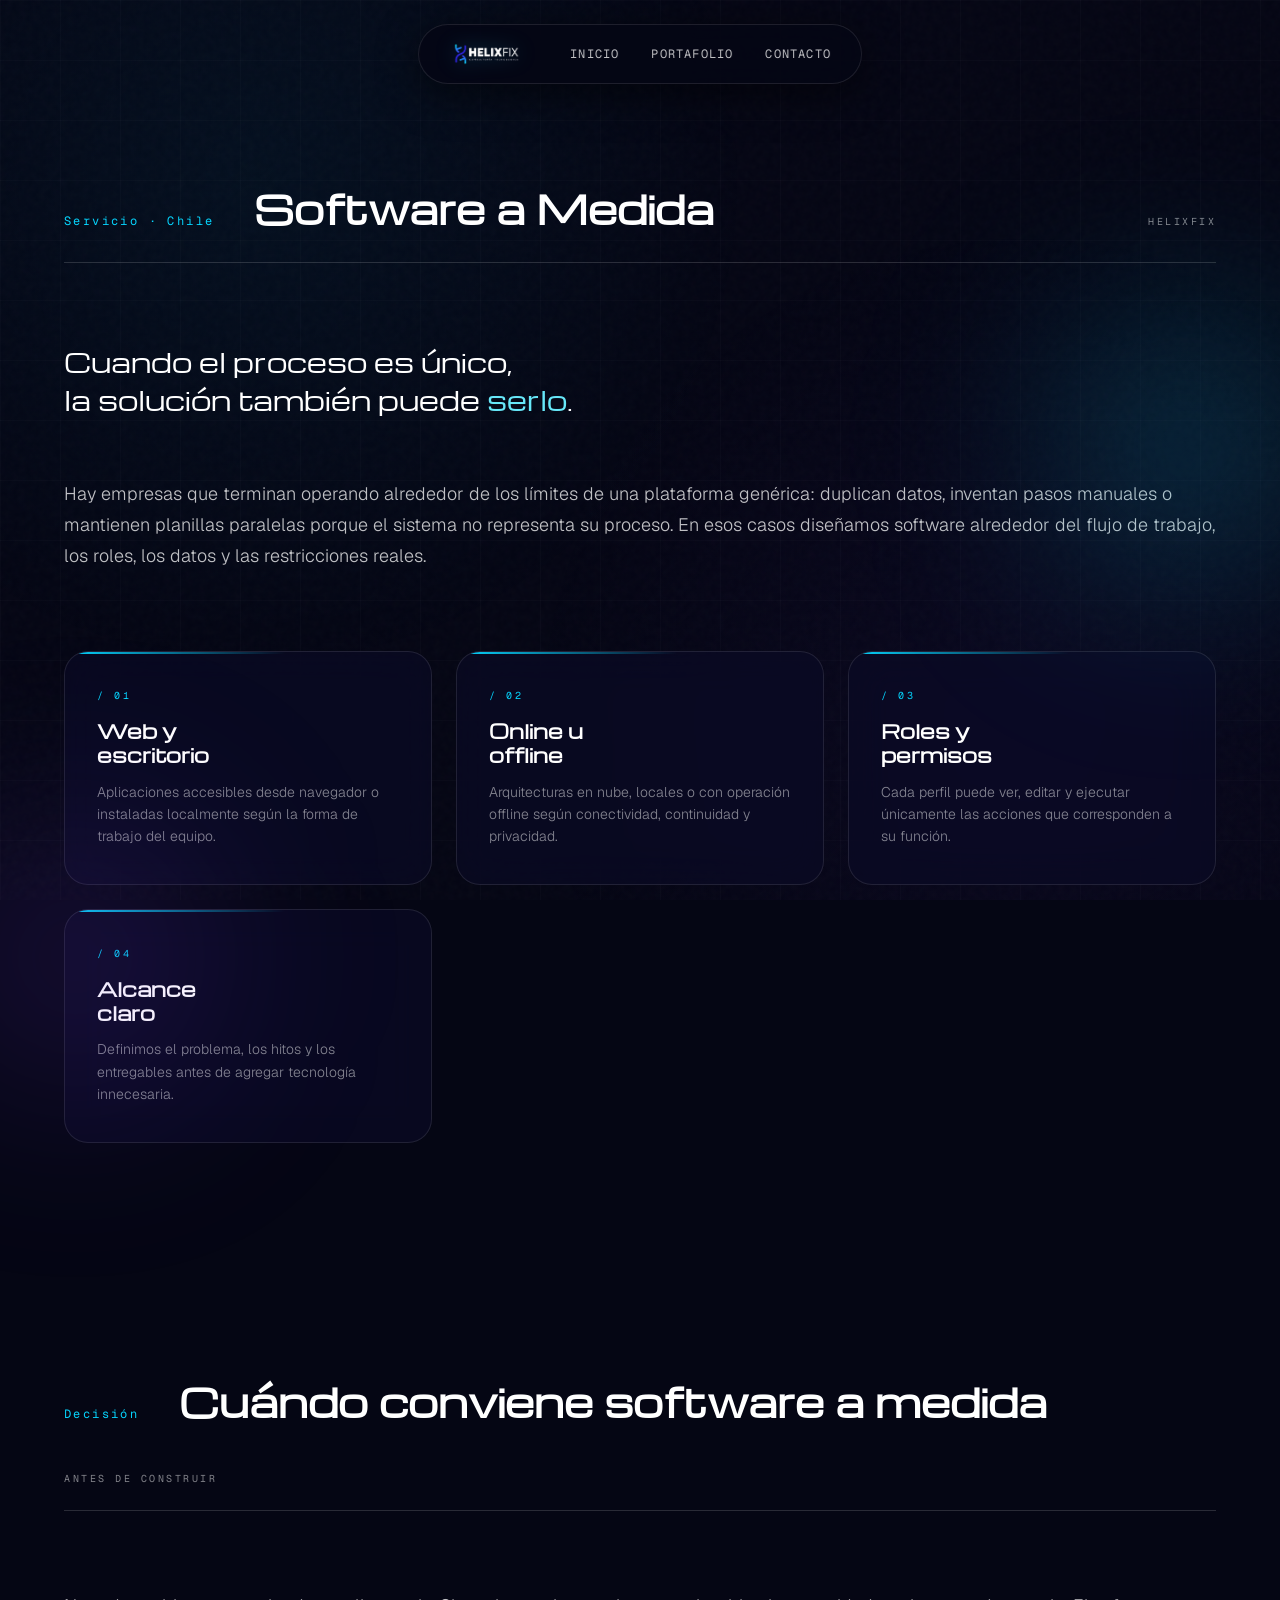
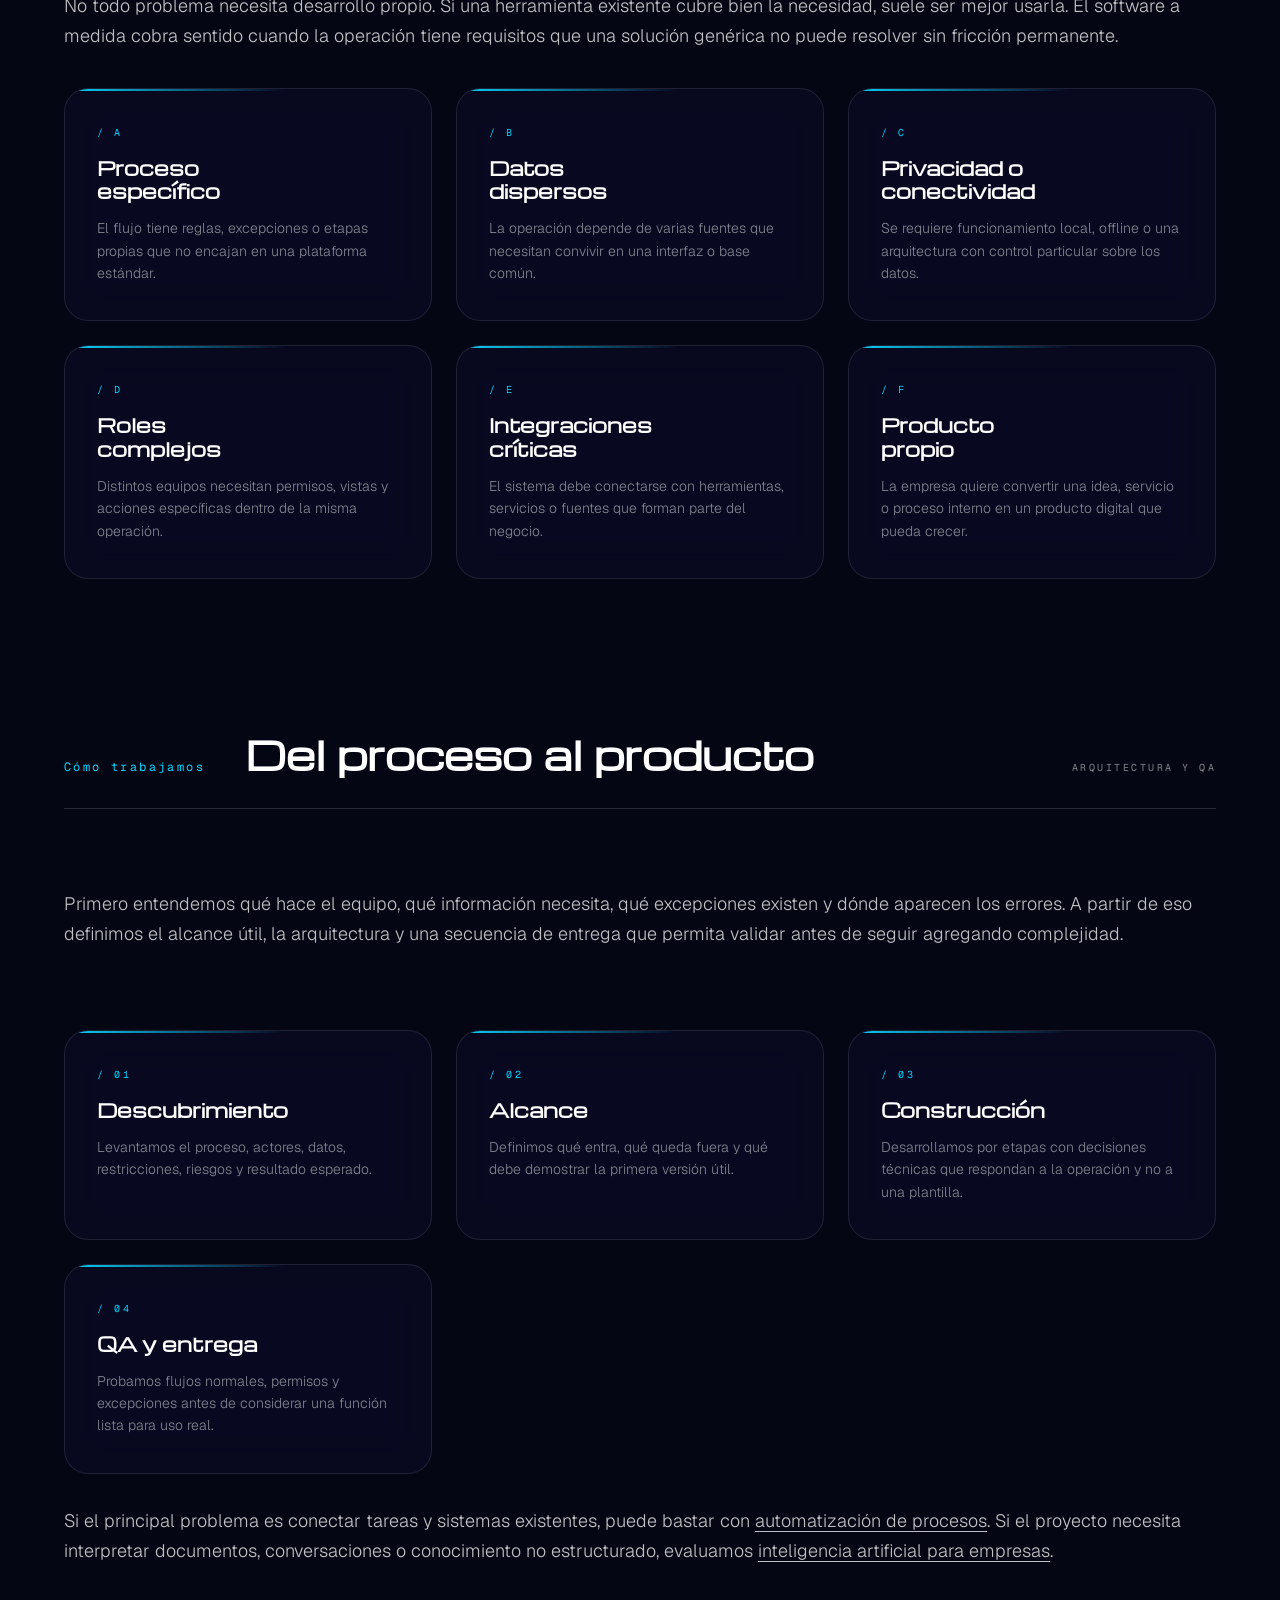
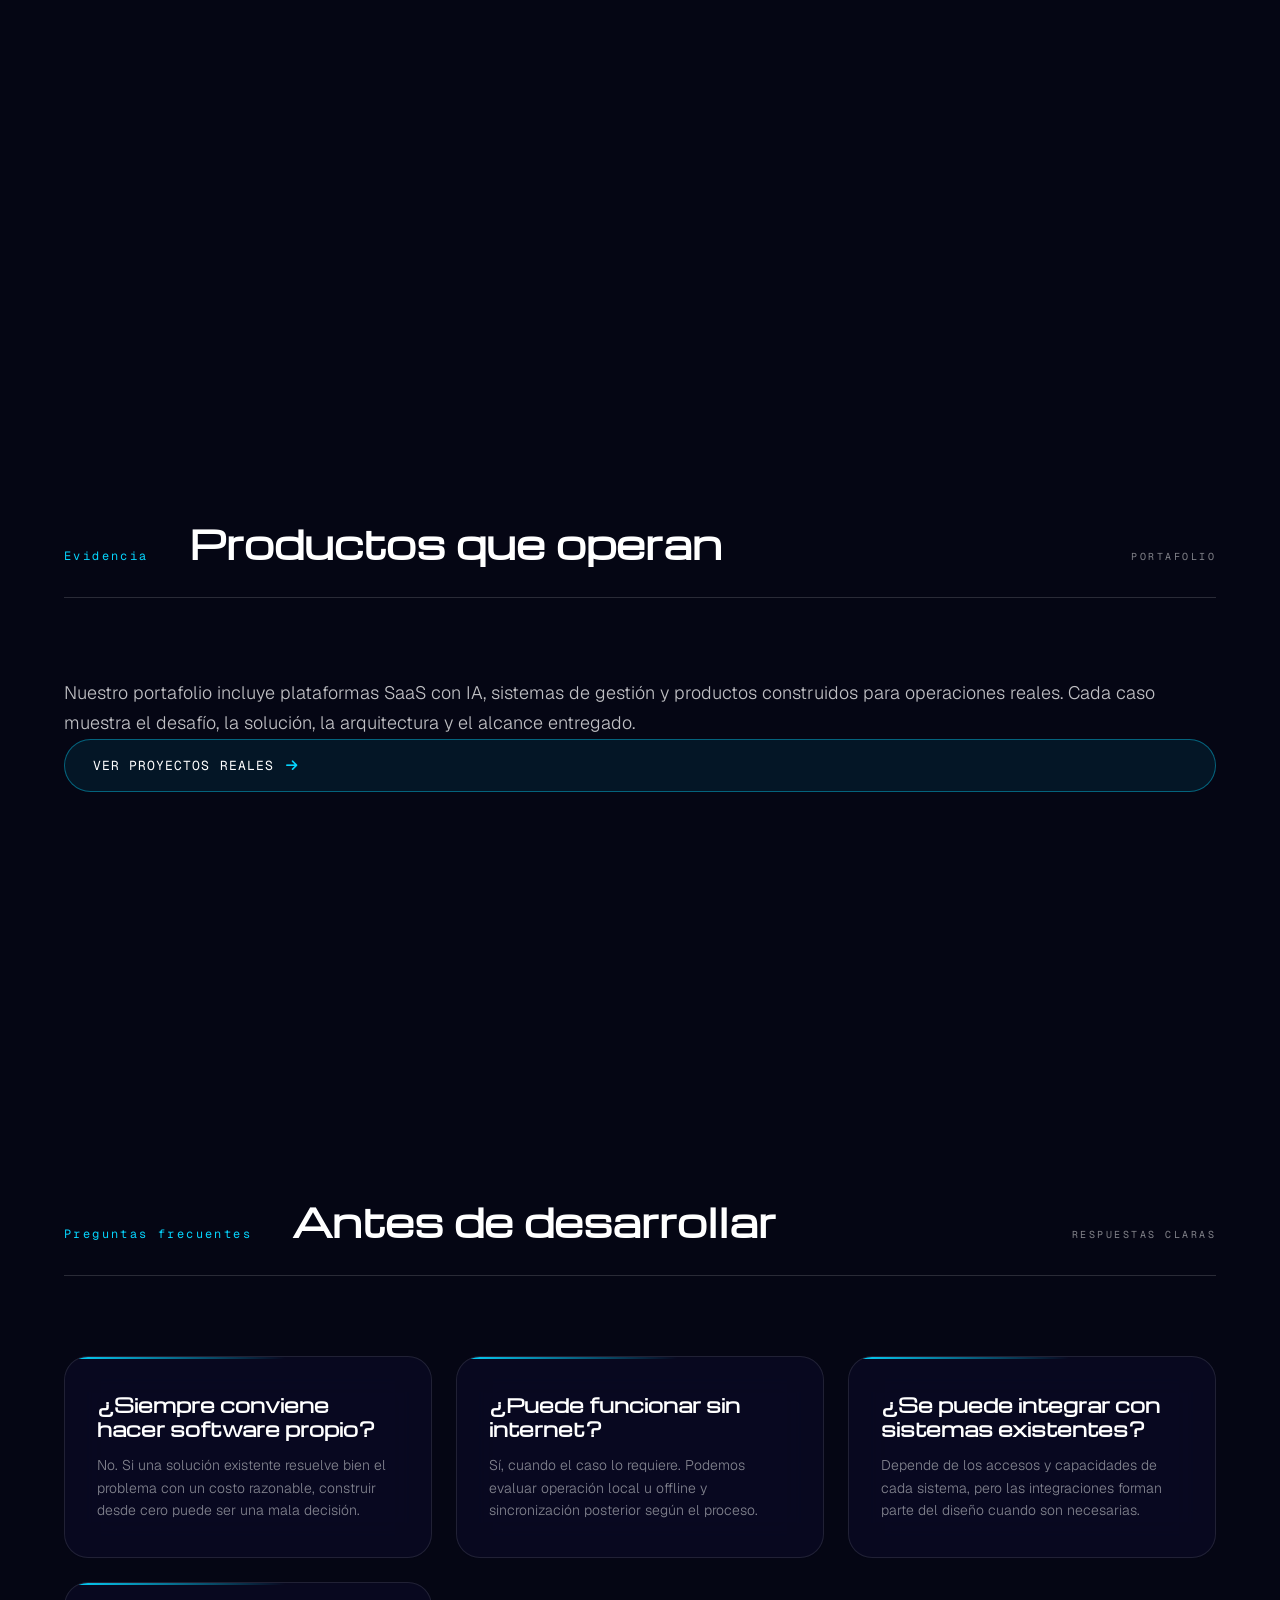
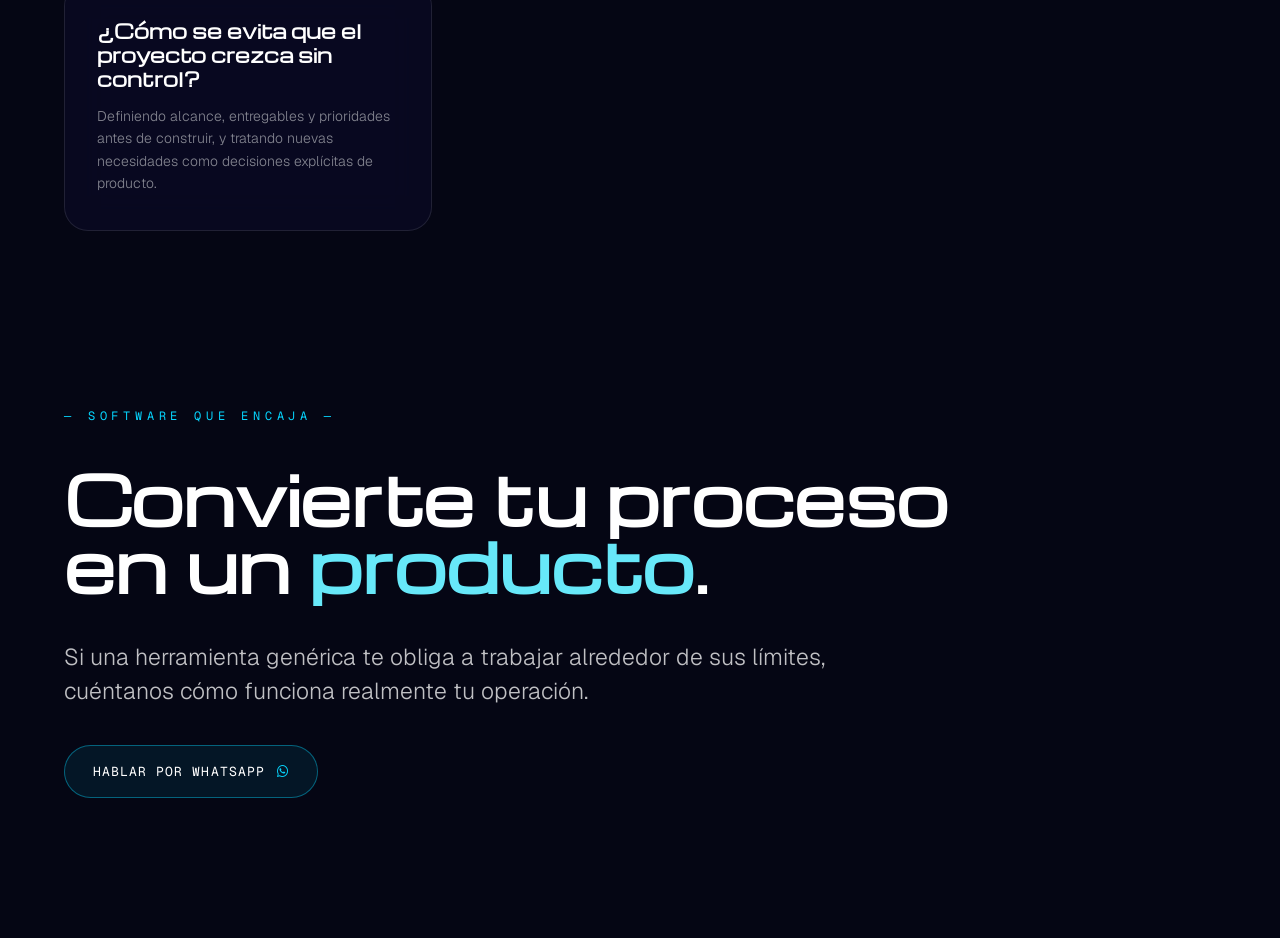
<file: software-a-medida-chile.html>
<!DOCTYPE html>
<html lang="es-CL">
<head>
<meta charset="UTF-8">
<meta name="viewport" content="width=device-width, initial-scale=1.0, viewport-fit=cover">
<title>Software a Medida para Empresas en Chile | HelixFix</title>
<meta name="description" content="Software a medida para empresas en Chile: aplicaciones web y escritorio, sistemas locales u offline, roles, integraciones y arquitectura según tu operación.">
<meta name="robots" content="index, follow, max-image-preview:large, max-snippet:-1, max-video-preview:-1">
<meta name="author" content="HelixFix">
<meta name="theme-color" content="#05060a">
<link rel="canonical" href="https://helix-fix.com/software-a-medida-chile.html">
<link rel="icon" type="image/png" href="/assets/helixfix-mark.png">
<link rel="apple-touch-icon" href="/assets/helixfix-mark.png">
<link rel="preconnect" href="https://cdnjs.cloudflare.com" crossorigin>
<link rel="preconnect" href="https://unpkg.com" crossorigin>

<meta property="og:type" content="website">
<meta property="og:locale" content="es_CL">
<meta property="og:site_name" content="HelixFix">
<meta property="og:title" content="Software a Medida para Empresas en Chile | HelixFix">
<meta property="og:description" content="Aplicaciones web, escritorio, nube, local u offline construidas alrededor del proceso real de tu empresa.">
<meta property="og:url" content="https://helix-fix.com/software-a-medida-chile.html">
<meta property="og:image" content="https://helix-fix.com/assets/helixfix-logo-horizontal.png">
<meta property="og:image:alt" content="HelixFix, desarrollo de software a medida para empresas">
<meta name="twitter:card" content="summary_large_image">
<meta name="twitter:title" content="Software a Medida para Empresas | HelixFix">
<meta name="twitter:description" content="Sistemas diseñados alrededor de procesos, datos, roles y restricciones reales de empresa.">
<meta name="twitter:image" content="https://helix-fix.com/assets/helixfix-logo-horizontal.png">
<meta name="twitter:image:alt" content="HelixFix, desarrollo de software a medida para empresas">

<script type="application/ld+json">
{
  "@context": "https://schema.org",
  "@graph": [
    {
      "@type": "Organization",
      "@id": "https://helix-fix.com/#organization",
      "name": "HelixFix",
      "url": "https://helix-fix.com/",
      "logo": "https://helix-fix.com/assets/helixfix-logo-horizontal.png",
      "email": "gabriel.solis@helix-fix.com",
      "telephone": "+56945140075"
    },
    {
      "@type": "WebSite",
      "@id": "https://helix-fix.com/#website",
      "url": "https://helix-fix.com/",
      "name": "HelixFix",
      "inLanguage": "es-CL",
      "publisher": { "@id": "https://helix-fix.com/#organization" }
    },
    {
      "@type": "ImageObject",
      "@id": "https://helix-fix.com/software-a-medida-chile.html#primaryimage",
      "url": "https://helix-fix.com/assets/helixfix-logo-horizontal.png",
      "contentUrl": "https://helix-fix.com/assets/helixfix-logo-horizontal.png",
      "caption": "HelixFix, software a medida para empresas"
    },
    {
      "@type": "Service",
      "@id": "https://helix-fix.com/software-a-medida-chile.html#service",
      "name": "Software a medida para empresas",
      "serviceType": "Diseño y desarrollo de software a medida",
      "url": "https://helix-fix.com/software-a-medida-chile.html",
      "description": "Diseño y construcción de aplicaciones web y de escritorio, sistemas locales, offline o en nube, integraciones y soluciones con roles y permisos adaptados a procesos empresariales.",
      "provider": { "@id": "https://helix-fix.com/#organization" },
      "areaServed": { "@type": "Country", "name": "Chile" }
    },
    {
      "@type": "WebPage",
      "@id": "https://helix-fix.com/software-a-medida-chile.html#webpage",
      "url": "https://helix-fix.com/software-a-medida-chile.html",
      "name": "Software a Medida para Empresas en Chile | HelixFix",
      "description": "Software a medida para empresas en Chile: aplicaciones web y escritorio, sistemas locales u offline, roles, integraciones y arquitectura según la operación.",
      "isPartOf": { "@id": "https://helix-fix.com/#website" },
      "about": { "@id": "https://helix-fix.com/software-a-medida-chile.html#service" },
      "mainEntity": { "@id": "https://helix-fix.com/software-a-medida-chile.html#service" },
      "primaryImageOfPage": { "@id": "https://helix-fix.com/software-a-medida-chile.html#primaryimage" },
      "breadcrumb": { "@id": "https://helix-fix.com/software-a-medida-chile.html#breadcrumb" },
      "inLanguage": "es-CL"
    },
    {
      "@type": "BreadcrumbList",
      "@id": "https://helix-fix.com/software-a-medida-chile.html#breadcrumb",
      "itemListElement": [
        { "@type": "ListItem", "position": 1, "name": "HelixFix", "item": "https://helix-fix.com/" },
        { "@type": "ListItem", "position": 2, "name": "Software a medida", "item": "https://helix-fix.com/software-a-medida-chile.html" }
      ]
    }
  ]
}
</script>

<link rel="stylesheet" href="https://cdnjs.cloudflare.com/ajax/libs/font-awesome/6.5.1/css/all.min.css" media="print" onload="this.media='all'">
<noscript><link rel="stylesheet" href="https://cdnjs.cloudflare.com/ajax/libs/font-awesome/6.5.1/css/all.min.css"></noscript>
<link rel="stylesheet" href="/styles.css?v=20260907">
</head>
<body>
<canvas id="dna-canvas" aria-hidden="true"></canvas><div class="grid-bg" aria-hidden="true"></div>
<nav>
  <div class="brand"><a href="/" aria-label="HelixFix, inicio"><img class="brand-logo" src="/assets/helixfix-logo-horizontal.png" alt="HelixFix"></a></div>
  <button class="nav-toggle" aria-label="Abrir menú" aria-expanded="false"><span></span><span></span><span></span></button>
  <div class="nav-links"><a href="/">Inicio</a><a href="/portafolio.html">Portafolio</a><a href="/#contact">Contacto</a></div>
</nav>

<main>
<section class="who-section" style="padding-top:clamp(120px,16vw,180px);">
  <div class="glow cyan"></div><div class="glow violet"></div>
  <div class="section-header"><span class="section-num">Servicio · Chile</span><h1 class="section-title">Software a Medida</h1><div class="section-spacer"></div><span class="section-meta">HelixFix</span></div>
  <h2 class="who-statement">Cuando el proceso es único,<br>la solución también puede <em>serlo</em>.</h2>
  <p class="who-paragraph">Hay empresas que terminan operando alrededor de los límites de una plataforma genérica: duplican datos, inventan pasos manuales o mantienen planillas paralelas porque el sistema no representa su proceso. En esos casos diseñamos software alrededor del flujo de trabajo, los roles, los datos y las restricciones reales.</p>
  <div class="pillars services-grid">
    <div class="pillar"><div class="pillar-num">/ 01</div><h3 class="pillar-title">Web y<br>escritorio</h3><p class="pillar-desc">Aplicaciones accesibles desde navegador o instaladas localmente según la forma de trabajo del equipo.</p></div>
    <div class="pillar"><div class="pillar-num">/ 02</div><h3 class="pillar-title">Online u<br>offline</h3><p class="pillar-desc">Arquitecturas en nube, locales o con operación offline según conectividad, continuidad y privacidad.</p></div>
    <div class="pillar"><div class="pillar-num">/ 03</div><h3 class="pillar-title">Roles y<br>permisos</h3><p class="pillar-desc">Cada perfil puede ver, editar y ejecutar únicamente las acciones que corresponden a su función.</p></div>
    <div class="pillar"><div class="pillar-num">/ 04</div><h3 class="pillar-title">Alcance<br>claro</h3><p class="pillar-desc">Definimos el problema, los hitos y los entregables antes de agregar tecnología innecesaria.</p></div>
  </div>
</section>

<section class="cases-section">
  <div class="section-header"><span class="section-num">Decisión</span><h2 class="section-title">Cuándo conviene software a medida</h2><div class="section-spacer"></div><span class="section-meta">Antes de construir</span></div>
  <p class="cases-teaser-text">No todo problema necesita desarrollo propio. Si una herramienta existente cubre bien la necesidad, suele ser mejor usarla. El software a medida cobra sentido cuando la operación tiene requisitos que una solución genérica no puede resolver sin fricción permanente.</p>
  <div class="pillars services-grid" style="margin-top:36px;">
    <div class="pillar"><div class="pillar-num">/ A</div><h3 class="pillar-title">Proceso<br>específico</h3><p class="pillar-desc">El flujo tiene reglas, excepciones o etapas propias que no encajan en una plataforma estándar.</p></div>
    <div class="pillar"><div class="pillar-num">/ B</div><h3 class="pillar-title">Datos<br>dispersos</h3><p class="pillar-desc">La operación depende de varias fuentes que necesitan convivir en una interfaz o base común.</p></div>
    <div class="pillar"><div class="pillar-num">/ C</div><h3 class="pillar-title">Privacidad o<br>conectividad</h3><p class="pillar-desc">Se requiere funcionamiento local, offline o una arquitectura con control particular sobre los datos.</p></div>
    <div class="pillar"><div class="pillar-num">/ D</div><h3 class="pillar-title">Roles<br>complejos</h3><p class="pillar-desc">Distintos equipos necesitan permisos, vistas y acciones específicas dentro de la misma operación.</p></div>
    <div class="pillar"><div class="pillar-num">/ E</div><h3 class="pillar-title">Integraciones<br>críticas</h3><p class="pillar-desc">El sistema debe conectarse con herramientas, servicios o fuentes que forman parte del negocio.</p></div>
    <div class="pillar"><div class="pillar-num">/ F</div><h3 class="pillar-title">Producto<br>propio</h3><p class="pillar-desc">La empresa quiere convertir una idea, servicio o proceso interno en un producto digital que pueda crecer.</p></div>
  </div>
</section>

<section class="who-section">
  <div class="section-header"><span class="section-num">Cómo trabajamos</span><h2 class="section-title">Del proceso al producto</h2><div class="section-spacer"></div><span class="section-meta">Arquitectura y QA</span></div>
  <p class="who-paragraph">Primero entendemos qué hace el equipo, qué información necesita, qué excepciones existen y dónde aparecen los errores. A partir de eso definimos el alcance útil, la arquitectura y una secuencia de entrega que permita validar antes de seguir agregando complejidad.</p>
  <div class="pillars services-grid">
    <div class="pillar"><div class="pillar-num">/ 01</div><h3 class="pillar-title">Descubrimiento</h3><p class="pillar-desc">Levantamos el proceso, actores, datos, restricciones, riesgos y resultado esperado.</p></div>
    <div class="pillar"><div class="pillar-num">/ 02</div><h3 class="pillar-title">Alcance</h3><p class="pillar-desc">Definimos qué entra, qué queda fuera y qué debe demostrar la primera versión útil.</p></div>
    <div class="pillar"><div class="pillar-num">/ 03</div><h3 class="pillar-title">Construcción</h3><p class="pillar-desc">Desarrollamos por etapas con decisiones técnicas que respondan a la operación y no a una plantilla.</p></div>
    <div class="pillar"><div class="pillar-num">/ 04</div><h3 class="pillar-title">QA y entrega</h3><p class="pillar-desc">Probamos flujos normales, permisos y excepciones antes de considerar una función lista para uso real.</p></div>
  </div>
  <p class="who-paragraph" style="margin-top:32px;">Si el principal problema es conectar tareas y sistemas existentes, puede bastar con <a href="/automatizacion-de-procesos-chile.html" style="color:inherit;text-underline-offset:4px;">automatización de procesos</a>. Si el proyecto necesita interpretar documentos, conversaciones o conocimiento no estructurado, evaluamos <a href="/inteligencia-artificial-para-empresas-chile.html" style="color:inherit;text-underline-offset:4px;">inteligencia artificial para empresas</a>.</p>
</section>

<section class="cases-section">
  <div class="section-header"><span class="section-num">Evidencia</span><h2 class="section-title">Productos que operan</h2><div class="section-spacer"></div><span class="section-meta">Portafolio</span></div>
  <p class="cases-teaser-text">Nuestro portafolio incluye plataformas SaaS con IA, sistemas de gestión y productos construidos para operaciones reales. Cada caso muestra el desafío, la solución, la arquitectura y el alcance entregado.</p>
  <a class="helix-cta" href="/portafolio.html">Ver proyectos reales <i class="fa-solid fa-arrow-right"></i></a>
</section>

<section class="who-section">
  <div class="section-header"><span class="section-num">Preguntas frecuentes</span><h2 class="section-title">Antes de desarrollar</h2><div class="section-spacer"></div><span class="section-meta">Respuestas claras</span></div>
  <div class="pillars services-grid">
    <div class="pillar"><h3 class="pillar-title">¿Siempre conviene hacer software propio?</h3><p class="pillar-desc">No. Si una solución existente resuelve bien el problema con un costo razonable, construir desde cero puede ser una mala decisión.</p></div>
    <div class="pillar"><h3 class="pillar-title">¿Puede funcionar sin internet?</h3><p class="pillar-desc">Sí, cuando el caso lo requiere. Podemos evaluar operación local u offline y sincronización posterior según el proceso.</p></div>
    <div class="pillar"><h3 class="pillar-title">¿Se puede integrar con sistemas existentes?</h3><p class="pillar-desc">Depende de los accesos y capacidades de cada sistema, pero las integraciones forman parte del diseño cuando son necesarias.</p></div>
    <div class="pillar"><h3 class="pillar-title">¿Cómo se evita que el proyecto crezca sin control?</h3><p class="pillar-desc">Definiendo alcance, entregables y prioridades antes de construir, y tratando nuevas necesidades como decisiones explícitas de producto.</p></div>
  </div>
</section>

<section class="close-section">
  <div class="close-hero"><div class="close-pre">— Software que encaja —</div><h2 class="close-title">Convierte tu proceso<br>en un <em>producto</em>.</h2><p class="close-sub">Si una herramienta genérica te obliga a trabajar alrededor de sus límites, cuéntanos cómo funciona realmente tu operación.</p><div style="margin-top:36px;"><a class="helix-cta" href="https://wa.me/56945140075?text=Hola%2C%20quiero%20evaluar%20un%20proyecto%20de%20software%20a%20medida%20para%20mi%20empresa." target="_blank" rel="noopener">Hablar por WhatsApp <i class="fa-brands fa-whatsapp"></i></a></div></div>
</section>
</main>
<script src="/scripts.js?v=20260907" defer></script>
<script type="module" src="/dna.js?v=20260907"></script>
</body>
</html>
</file>
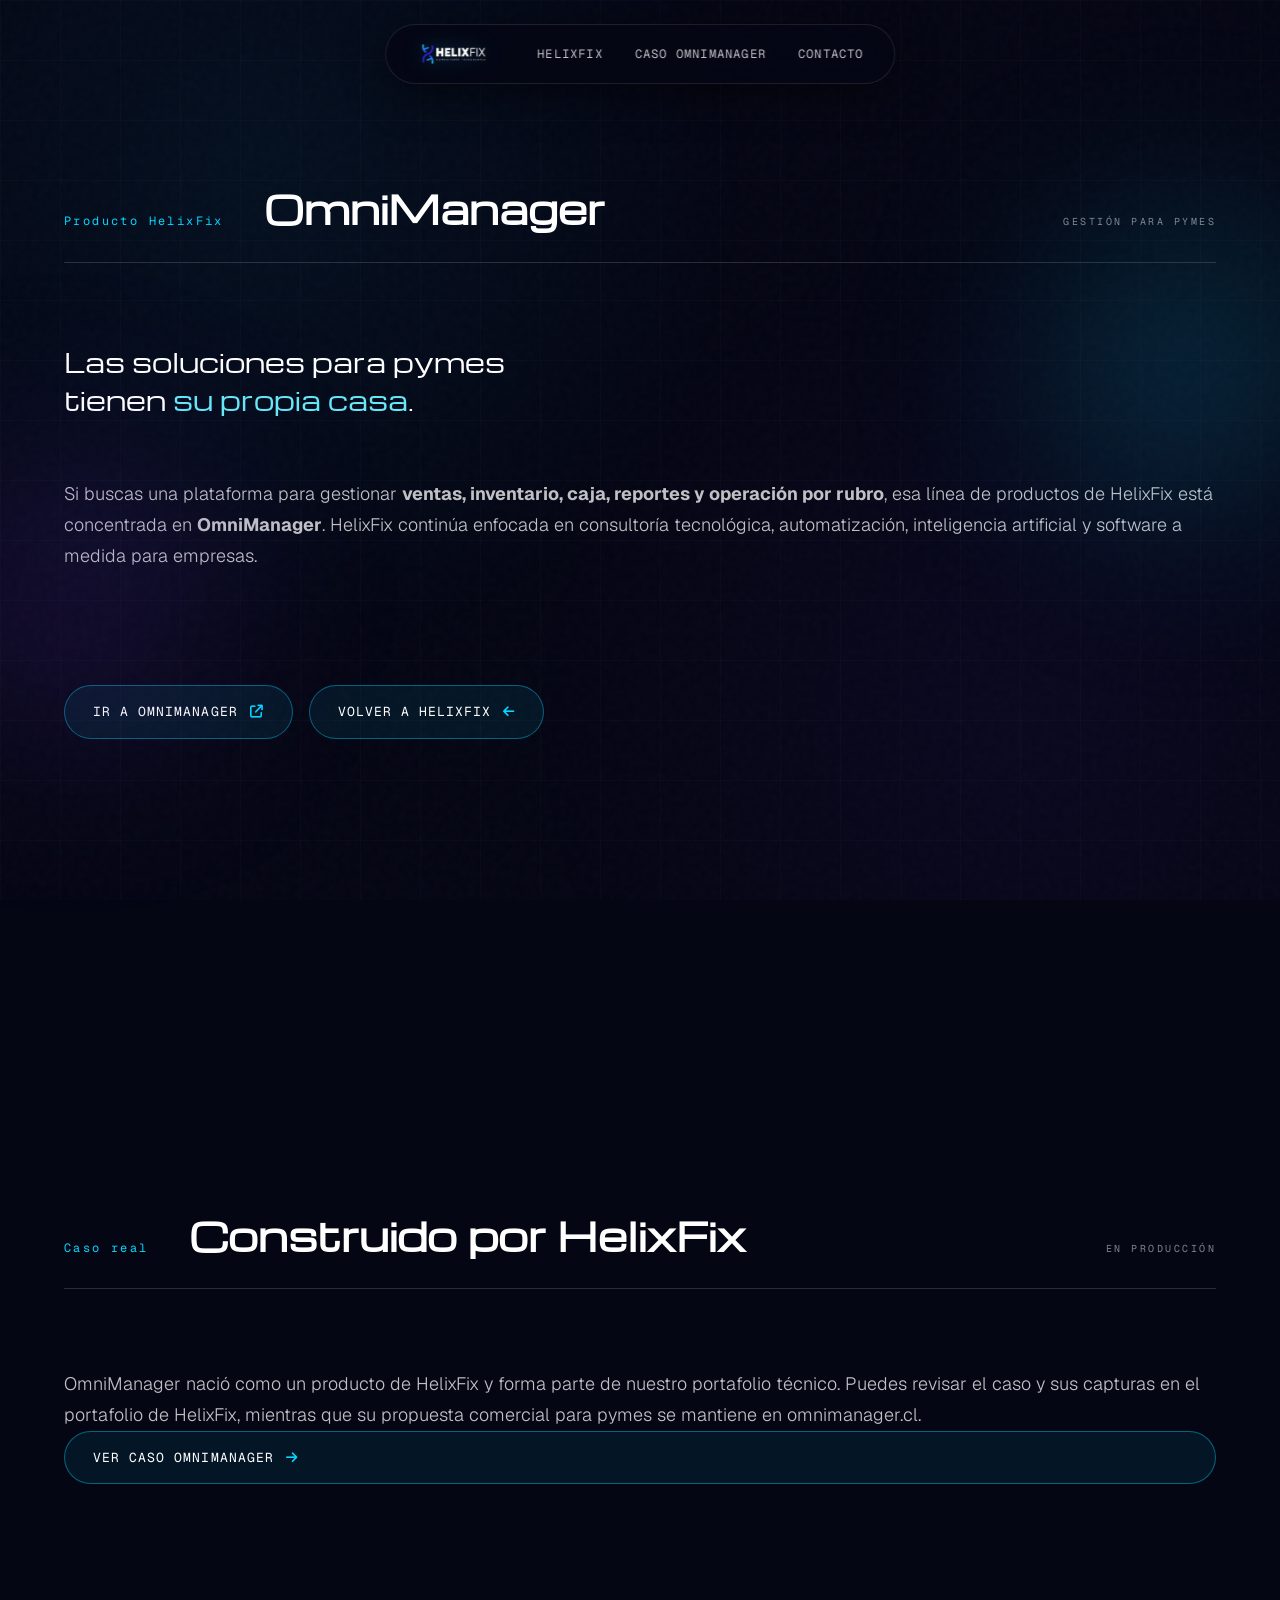
<file: software-para-pymes-chile.html>
<!DOCTYPE html>
<html lang="es-CL">
<head>
<meta charset="UTF-8">
<meta name="viewport" content="width=device-width, initial-scale=1.0, viewport-fit=cover">
<title>Software para Pymes | OmniManager, un producto de HelixFix</title>
<meta name="description" content="La solución de gestión para pymes de HelixFix vive en OmniManager: ventas, inventario, caja, reportes y módulos por rubro.">
<meta name="robots" content="noindex, follow, max-image-preview:large">
<meta name="theme-color" content="#05060a">
<link rel="canonical" href="https://www.omnimanager.cl/">
<link rel="icon" type="image/png" href="/assets/helixfix-mark.png">
<link rel="apple-touch-icon" href="/assets/helixfix-mark.png">
<meta property="og:type" content="website">
<meta property="og:locale" content="es_CL">
<meta property="og:site_name" content="HelixFix">
<meta property="og:title" content="Software para Pymes | OmniManager, un producto de HelixFix">
<meta property="og:description" content="Para ventas, inventario, caja, reportes y gestión por rubro, visita OmniManager, el producto especializado de HelixFix para pymes.">
<meta property="og:url" content="https://helix-fix.com/software-para-pymes-chile.html">
<meta property="og:image" content="https://helix-fix.com/assets/omnimanager/01_landing.webp">
<meta property="og:image:alt" content="OmniManager, plataforma de gestión para pymes creada por HelixFix">
<meta name="twitter:card" content="summary_large_image">
<meta name="twitter:image" content="https://helix-fix.com/assets/omnimanager/01_landing.webp">
<meta name="twitter:image:alt" content="OmniManager, plataforma de gestión para pymes creada por HelixFix">
<link rel="stylesheet" href="https://cdnjs.cloudflare.com/ajax/libs/font-awesome/6.5.1/css/all.min.css" media="print" onload="this.media='all'">
<noscript><link rel="stylesheet" href="https://cdnjs.cloudflare.com/ajax/libs/font-awesome/6.5.1/css/all.min.css"></noscript>
<link rel="stylesheet" href="/styles.css?v=20260907">
</head>
<body>
<canvas id="dna-canvas" aria-hidden="true"></canvas><div class="grid-bg" aria-hidden="true"></div>
<nav>
  <div class="brand"><a href="/" aria-label="HelixFix, inicio"><img class="brand-logo" src="/assets/helixfix-logo-horizontal.png" alt="HelixFix"></a></div>
  <button class="nav-toggle" aria-label="Abrir menú" aria-expanded="false"><span></span><span></span><span></span></button>
  <div class="nav-links"><a href="/">HelixFix</a><a href="/portafolio.html#omni">Caso OmniManager</a><a href="/#contact">Contacto</a></div>
</nav>
<main>
<section class="who-section" style="padding-top:clamp(120px,16vw,180px);min-height:72vh;">
  <div class="glow cyan"></div><div class="glow violet"></div>
  <div class="section-header"><span class="section-num">Producto HelixFix</span><h1 class="section-title">OmniManager</h1><div class="section-spacer"></div><span class="section-meta">Gestión para pymes</span></div>
  <h2 class="who-statement">Las soluciones para pymes<br>tienen <em>su propia casa</em>.</h2>
  <p class="who-paragraph">Si buscas una plataforma para gestionar <strong>ventas, inventario, caja, reportes y operación por rubro</strong>, esa línea de productos de HelixFix está concentrada en <strong>OmniManager</strong>. HelixFix continúa enfocada en consultoría tecnológica, automatización, inteligencia artificial y software a medida para empresas.</p>
  <div style="display:flex;gap:16px;flex-wrap:wrap;align-items:center;margin-top:34px;">
    <a class="helix-cta" href="https://www.omnimanager.cl/" target="_blank" rel="noopener">Ir a OmniManager <i class="fa-solid fa-arrow-up-right-from-square"></i></a>
    <a class="helix-cta" href="/">Volver a HelixFix <i class="fa-solid fa-arrow-left"></i></a>
  </div>
</section>
<section class="cases-section">
  <div class="section-header"><span class="section-num">Caso real</span><h2 class="section-title">Construido por HelixFix</h2><div class="section-spacer"></div><span class="section-meta">En producción</span></div>
  <p class="cases-teaser-text">OmniManager nació como un producto de HelixFix y forma parte de nuestro portafolio técnico. Puedes revisar el caso y sus capturas en el portafolio de HelixFix, mientras que su propuesta comercial para pymes se mantiene en omnimanager.cl.</p>
  <a class="helix-cta" href="/portafolio.html#omni">Ver caso OmniManager <i class="fa-solid fa-arrow-right"></i></a>
</section>
</main>
<script src="/scripts.js?v=20260907" defer></script>
<script type="module" src="/dna.js?v=20260907"></script>
</body>
</html>
</file>
<file: styles.css>
/* ============================================================
   FUENTES AUTO-ALOJADAS (no dependen de Google Fonts)
   Display = Michroma / Orbitron (geométricas, como el logo HelixFix)
   ============================================================ */
@font-face {
  font-family: 'Michroma';
  src: url('assets/fonts/Michroma.woff2') format('woff2');
  font-weight: 400; font-style: normal; font-display: swap;
}
@font-face {
  font-family: 'Orbitron';
  src: url('assets/fonts/Orbitron.woff2') format('woff2');
  font-weight: 400 900; font-style: normal; font-display: swap;
}
@font-face {
  font-family: 'Geist';
  src: url('assets/fonts/Geist.woff2') format('woff2');
  font-weight: 100 900; font-style: normal; font-display: swap;
}
@font-face {
  font-family: 'Geist Mono';
  src: url('assets/fonts/GeistMono.woff2') format('woff2');
  font-weight: 100 900; font-style: normal; font-display: swap;
}

/* ============================================================
   HELIX · PORTFOLIO WEB · 2026
   styles.css — Versión separada y con responsividad mejorada
   ============================================================ */

/* ============================================================
   VARIABLES Y RESET
   ============================================================ */
:root {
  --bg-deep: #050614;
  --bg-mid: #0a0b24;
  --bg-soft: #131432;
  --ink: #ffffff;
  --ink-soft: rgba(255, 255, 255, 0.75);
  --ink-mute: rgba(255, 255, 255, 0.5);
  --ink-faint: rgba(255, 255, 255, 0.15);
  --cyan: #06d6ff;
  --cyan-soft: #67e8f9;
  --violet: #a78bfa;
  --violet-deep: #7c3aed;
  --amber: #fbbf24;
  --glass-bg: rgba(255, 255, 255, 0.04);
  --glass-border: rgba(255, 255, 255, 0.1);
  /* Tipografía display: geométrica cuadrada, en sintonía con el logo HelixFix */
  --font-display: 'Michroma', 'Orbitron', sans-serif;
  --font-display-soft: 'Orbitron', 'Michroma', sans-serif;

  /* Padding horizontal responsivo unificado */
  --section-padding-x: clamp(20px, 5vw, 80px);
  --section-padding-y: clamp(64px, 9vw, 120px);
  --content-max-width: 1280px;
  --glass-max-width: 1180px;
  --qa-page-edge-safe: max(16px, env(safe-area-inset-left));
}


* { margin: 0; padding: 0; box-sizing: border-box; }

html {
  scroll-behavior: smooth;
  background: var(--bg-deep);
  width: 100%;
  max-width: 100%;
  overflow-x: clip;
  overflow-y: auto;
}

body {
  width: 100%;
  max-width: 100%;
  min-width: 0;
  overflow-x: clip;
  overflow-y: visible;
  background: transparent;
  color: var(--ink);
  font-family: 'Geist', sans-serif;
  font-weight: 400;
  line-height: 1.5;
  -webkit-font-smoothing: antialiased;
  -moz-osx-font-smoothing: grayscale;
}

/* ============================================================
   FONDO ANIMADO Y OVERLAYS
   ============================================================ */
body::before {
  content: '';
  position: fixed;
  inset: 0;
  background:
    radial-gradient(circle at 20% 20%, rgba(6, 214, 255, 0.05), transparent 40%),
    radial-gradient(circle at 80% 80%, rgba(124, 58, 237, 0.05), transparent 40%);
  pointer-events: none;
  z-index: 0;
  animation: bgShift 20s ease-in-out infinite;
}

@keyframes bgShift {
  0%, 100% { transform: translate(0, 0); }
  50% { transform: translate(-30px, -30px); }
}

body::after {
  content: '';
  position: fixed;
  inset: 0;
  opacity: 0.025;
  background-image: url("data:image/svg+xml,%3Csvg viewBox='0 0 200 200' xmlns='http://www.w3.org/2000/svg'%3E%3Cfilter id='n'%3E%3CfeTurbulence type='fractalNoise' baseFrequency='0.65' numOctaves='3'/%3E%3C/filter%3E%3Crect width='100%25' height='100%25' filter='url(%23n)'/%3E%3C/svg%3E");
  pointer-events: none;
  z-index: 0;
}

.grid-bg {
  position: fixed;
  inset: 0;
  background-image:
    linear-gradient(rgba(255,255,255,0.02) 1px, transparent 1px),
    linear-gradient(90deg, rgba(255,255,255,0.02) 1px, transparent 1px);
  background-size: 60px 60px;
  pointer-events: none;
  z-index: -1;
}

/* ============================================================
   NAVIGATION
   ============================================================ */
nav {
  position: fixed;
  top: 24px;
  left: 50%;
  transform: translateX(-50%);
  z-index: 100;
  background: rgba(5, 6, 20, 0.85);
  backdrop-filter: blur(20px);
  -webkit-backdrop-filter: blur(20px);
  border: 1px solid var(--glass-border);
  border-radius: 999px;
  padding: 10px 16px;
  display: flex;
  align-items: center;
  gap: 8px;
  box-shadow: 0 10px 40px rgba(0,0,0,0.5);
  animation: navFloat 6s ease-in-out infinite;
  max-width: calc(100vw - 24px);
}

@keyframes navFloat {
  0%, 100% { transform: translateX(-50%) translateY(0); }
  50% { transform: translateX(-50%) translateY(-4px); }
}

nav .brand {
  display: flex;
  align-items: center;
  padding: 0 14px 0 4px;
  gap: 6px;
  flex-shrink: 0;
}
nav .brand .brand-logo {
  height: 22px;
  width: auto;
  display: block;
  filter: drop-shadow(0 0 10px rgba(34, 211, 238, 0.28));
}

.nav-links {
  display: flex;
  align-items: center;
  gap: 4px;
}

nav a {
  color: var(--ink-soft);
  text-decoration: none;
  font-size: 12px;
  font-family: 'Geist Mono', monospace;
  letter-spacing: 0.1em;
  text-transform: uppercase;
  padding: 8px 14px;
  border-radius: 999px;
  transition: all 0.3s;
  white-space: nowrap;
}
nav a:hover {
  background: var(--glass-bg);
  color: var(--cyan);
}

/* Botón hamburguesa — oculto por defecto, visible en mobile */
.nav-toggle {
  display: none;
  width: 36px;
  height: 36px;
  background: transparent;
  border: none;
  cursor: pointer;
  padding: 0;
  flex-direction: column;
  justify-content: center;
  align-items: center;
  gap: 5px;
  flex-shrink: 0;
}
.nav-toggle span {
  display: block;
  width: 18px;
  height: 1.5px;
  background: var(--ink-soft);
  border-radius: 2px;
  transition: all 0.3s;
}
.nav-toggle[aria-expanded="true"] span:nth-child(1) {
  transform: translateY(6.5px) rotate(45deg);
}
.nav-toggle[aria-expanded="true"] span:nth-child(2) {
  opacity: 0;
}
.nav-toggle[aria-expanded="true"] span:nth-child(3) {
  transform: translateY(-6.5px) rotate(-45deg);
}

/* ============================================================
   COMMON SECTION STYLES
   ============================================================ */
section {
  position: relative;
  z-index: 10;
  min-height: 100vh;
  width: 100%;
  max-width: none;
  margin-left: 0;
  margin-right: 0;
  /* QA FINAL: el padding anterior sumaba centrado + padding y achicaba el contenido a ~1120px en desktop.
     La sección debe ocupar todo el viewport; el ancho máximo se aplica solo a sus hijos. */
  padding: var(--section-padding-y) var(--section-padding-x);
  display: flex;
  flex-direction: column;
  justify-content: center;
  overflow: visible;
}

/*
   Contenedor lógico sin tocar el HTML:
   la sección ahora ocupa todo el viewport para que el fondo/glow no se corte,
   pero el contenido conserva un ancho editorial máximo.
*/
section > :not(.glow):not(.scroll-hint) {
  width: 100%;
  max-width: var(--content-max-width);
  margin-left: auto;
  margin-right: auto;
  align-self: center;
}

.glow {
  position: absolute;
  border-radius: 50%;
  filter: blur(100px);
  pointer-events: none;
  z-index: 1;
  max-width: 80vw;
  max-height: 80vw;
}

.label {
  font-family: 'Geist Mono', monospace;
  font-size: 11px;
  text-transform: uppercase;
  letter-spacing: 0.3em;
  color: var(--ink-mute);
  font-weight: 500;
}

.display {
  font-family: var(--font-display);
  font-weight: 400;
  letter-spacing: -0.02em;
}

/* Scroll animations - reveal */
.reveal {
  opacity: 0;
  transform: translateY(40px);
  transition: opacity 1s cubic-bezier(0.16, 1, 0.3, 1), transform 1s cubic-bezier(0.16, 1, 0.3, 1);
}
.reveal.visible {
  opacity: 1;
  transform: translateY(0);
}
.reveal-1 { transition-delay: 0.1s; }
.reveal-2 { transition-delay: 0.25s; }
.reveal-3 { transition-delay: 0.4s; }
.reveal-4 { transition-delay: 0.55s; }
.reveal-5 { transition-delay: 0.7s; }
.reveal-6 { transition-delay: 0.85s; }

/* ============================================================
   HERO SECTION
   ============================================================ */
.hero {
  min-height: 100vh;
  display: flex;
  flex-direction: column;
  justify-content: center;
  position: relative;
  padding-top: clamp(96px, 14vw, 120px);
}

.hero .glow.cyan {
  width: clamp(300px, 50vw, 600px);
  height: clamp(300px, 50vw, 600px);
  top: -200px;
  right: -200px;
  background: radial-gradient(circle, rgba(6, 214, 255, 0.5), transparent 70%);
  animation: float1 12s ease-in-out infinite;
}

.hero .glow.violet {
  width: clamp(280px, 42vw, 500px);
  height: clamp(280px, 42vw, 500px);
  bottom: -150px;
  left: -100px;
  background: radial-gradient(circle, rgba(124, 58, 237, 0.4), transparent 70%);
  animation: float2 15s ease-in-out infinite;
}

@keyframes float1 {
  0%, 100% { transform: translate(0, 0) scale(1); }
  50% { transform: translate(-50px, 50px) scale(1.1); }
}
@keyframes float2 {
  0%, 100% { transform: translate(0, 0) scale(1); }
  50% { transform: translate(50px, -50px) scale(1.05); }
}

.hero-top {
  display: flex;
  justify-content: space-between;
  align-items: flex-end;
  margin-bottom: auto;
  padding: 40px 0 28px;
  border-bottom: 1px solid rgba(255, 255, 255, 0.06);
  position: relative;
  z-index: 5;
  gap: 24px;
  flex-wrap: wrap;
}

.hero-brand {
  display: flex;
  align-items: center;
  gap: 18px;
  position: relative;
}
.hero-brand-mark {
  height: clamp(48px, 7vw, 76px);
  width: auto;
  display: block;
  filter: drop-shadow(0 0 24px rgba(34, 211, 238, 0.22));
}
.hero-brand-rule {
  width: 1px;
  height: 56px;
  background: linear-gradient(to bottom, transparent, rgba(34, 211, 238, 0.45), transparent);
}
.hero-brand-text {
  display: flex;
  flex-direction: column;
  gap: 6px;
}
.hero-brand-name {
  font-family: 'Geist Mono', monospace;
  font-size: 11px;
  letter-spacing: 0.35em;
  text-transform: uppercase;
  color: var(--ink);
  font-weight: 600;
}
.hero-brand-tag {
  font-family: 'Geist Mono', monospace;
  font-size: 10px;
  letter-spacing: 0.3em;
  text-transform: uppercase;
  color: var(--ink-mute);
  line-height: 1.5;
}
.hero-brand-tag span {
  color: var(--cyan-soft);
}

.hero-meta {
  text-align: right;
  font-size: 10px;
  color: var(--ink-mute);
  font-family: 'Geist Mono', monospace;
  letter-spacing: 0.25em;
  text-transform: uppercase;
  line-height: 1.8;
}

.hero-content {
  margin-top: 8vh;
  max-width: 1100px;
  position: relative;
  z-index: 5;
}

.hero-eyebrow {
  font-family: 'Geist Mono', monospace;
  font-size: 12px;
  text-transform: uppercase;
  letter-spacing: 0.4em;
  color: var(--cyan);
  margin-bottom: 40px;
  display: flex;
  align-items: center;
  gap: 14px;
}
.hero-eyebrow::before {
  content: '';
  width: 40px;
  height: 1px;
  background: var(--cyan);
  display: inline-block;
}

.hero-title {
  display: inline-block;
  margin-bottom: 50px;
  position: relative;
  height: clamp(60px, 13vw, 180px);
  max-width: 100%;
}
.hero-title-logo {
  height: 100%;
  width: auto;
  max-width: 100%;
  display: block;
  filter: drop-shadow(0 0 36px rgba(34, 211, 238, 0.32)) drop-shadow(0 0 12px rgba(124, 58, 237, 0.22));
}
.hero-title::after {
  content: '';
  position: absolute;
  left: 0;
  right: 0;
  bottom: -14px;
  height: 2px;
  background: linear-gradient(90deg, var(--cyan), var(--violet), transparent 80%);
  transform: scaleX(0);
  transform-origin: left;
  opacity: 0;
  transition: transform 1.2s cubic-bezier(0.16, 1, 0.3, 1) 0.6s, opacity 0.6s 0.6s;
}
.hero-title.visible::after {
  opacity: 0.7;
  transform: scaleX(1);
}

/* legacy em styles — unused después del swap a logo, mantenidos por seguridad */
.hero-title em {
  font-style: normal;
  font-weight: 400;
  color: var(--cyan-soft);
  display: inline-block;
  position: relative;
}

.hero-subtitle {
  font-size: clamp(16px, 2vw, 28px);
  color: var(--ink-soft);
  line-height: 1.4;
  max-width: 900px;
  font-weight: 300;
  margin-bottom: 60px;
}
.hero-subtitle strong {
  color: var(--cyan-soft);
  font-weight: 500;
}

.hero-stats {
  display: grid;
  grid-template-columns: repeat(4, 1fr);
  gap: clamp(14px, 2vw, 24px);
  margin-top: auto;
  padding-top: 40px;
  border-top: 1px solid var(--ink-faint);
}

.hero-stat .number {
  font-family: var(--font-display);
  font-size: clamp(26px, 3.4vw, 46px);
  color: var(--cyan);
  line-height: 1;
  margin-bottom: 8px;
  letter-spacing: 0;
}
.hero-stat .number-unit {
  font-size: 0.6em;
  color: var(--ink-mute);
}
.hero-stat .stat-label {
  font-family: 'Geist Mono', monospace;
  font-size: 10px;
  text-transform: uppercase;
  letter-spacing: 0.2em;
  color: var(--ink-mute);
}

.scroll-hint {
  position: absolute;
  bottom: 30px;
  left: 50%;
  transform: translateX(-50%);
  font-family: 'Geist Mono', monospace;
  font-size: 10px;
  letter-spacing: 0.3em;
  color: var(--ink-mute);
  text-transform: uppercase;
  display: flex;
  flex-direction: column;
  align-items: center;
  gap: 12px;
  animation: bounce 2s ease-in-out infinite;
}
.scroll-hint::after {
  content: '';
  width: 1px;
  height: 30px;
  background: linear-gradient(180deg, var(--cyan), transparent);
}

@keyframes bounce {
  0%, 100% { transform: translateX(-50%) translateY(0); }
  50% { transform: translateX(-50%) translateY(10px); }
}

@keyframes pulse {
  0%, 100% { opacity: 1; }
  50% { opacity: 0.4; }
}

/* ============================================================
   QUIÉNES SOMOS
   ============================================================ */
.who-section .glow.cyan {
  width: clamp(240px, 30vw, 400px);
  height: clamp(240px, 30vw, 400px);
  top: 20%; right: -100px;
  background: radial-gradient(circle, rgba(6, 214, 255, 0.3), transparent 70%);
}
.who-section .glow.violet {
  width: clamp(220px, 28vw, 350px);
  height: clamp(220px, 28vw, 350px);
  bottom: 10%; left: -100px;
  background: radial-gradient(circle, rgba(124, 58, 237, 0.3), transparent 70%);
}

.section-header {
  display: flex;
  align-items: baseline;
  gap: 40px;
  margin-bottom: 80px;
  padding-bottom: 24px;
  border-bottom: 1px solid var(--ink-faint);
  flex-wrap: wrap;
}

.section-num {
  font-family: 'Geist Mono', monospace;
  font-size: 12px;
  color: var(--cyan);
  letter-spacing: 0.2em;
}

.section-title {
  font-family: var(--font-display);
  font-size: clamp(22px, 3vw, 40px);
  letter-spacing: 0;
  color: var(--ink);
}

.section-spacer { flex: 1; }

.section-meta {
  font-family: 'Geist Mono', monospace;
  font-size: 10px;
  text-transform: uppercase;
  letter-spacing: 0.25em;
  color: var(--ink-mute);
}

.who-statement {
  font-family: var(--font-display);
  font-weight: 400;
  font-size: clamp(16px, 2vw, 28px);
  line-height: 1.5;
  letter-spacing: 0;
  color: var(--ink);
  margin-bottom: 60px;
  max-width: 1200px;
}
.who-statement em {
  font-style: normal;
  color: var(--cyan-soft);
}

.who-paragraph {
  font-size: clamp(15px, 1.6vw, 18px);
  line-height: 1.7;
  color: var(--ink-soft);
  max-width: 900px;
  margin-bottom: 80px;
  font-weight: 300;
}

.pillars {
  display: grid;
  grid-template-columns: repeat(4, 1fr);
  gap: clamp(14px, 2vw, 24px);
}

.pillar {
  background: rgba(10, 11, 36, 0.7);
  backdrop-filter: blur(20px) saturate(130%);
  -webkit-backdrop-filter: blur(20px) saturate(130%);
  border: 1px solid var(--glass-border);
  border-radius: 24px;
  padding: clamp(20px, 3vw, 36px) clamp(18px, 2.5vw, 32px);
  position: relative;
  overflow: hidden;
  transition: all 0.5s cubic-bezier(0.16, 1, 0.3, 1);
  cursor: pointer;
  transform-style: preserve-3d;
}
.pillar::before {
  content: '';
  position: absolute;
  top: 0; left: 0;
  width: 60%;
  height: 2px;
  background: linear-gradient(90deg, var(--cyan), transparent);
  transition: width 0.5s;
}
.pillar:hover {
  transform: translateY(-8px) rotateX(2deg);
  border-color: rgba(6, 214, 255, 0.3);
  box-shadow:
    0 20px 60px rgba(6, 214, 255, 0.1),
    0 0 40px rgba(6, 214, 255, 0.05);
}
.pillar:hover::before {
  width: 100%;
}

.pillar-num {
  font-family: 'Geist Mono', monospace;
  font-size: 10px;
  color: var(--cyan);
  letter-spacing: 0.25em;
  margin-bottom: 16px;
}
.pillar-title {
  font-family: var(--font-display);
  font-size: clamp(15px, 1.5vw, 19px);
  line-height: 1.25;
  color: var(--ink);
  margin-bottom: 14px;
  letter-spacing: 0;
}
.pillar-desc {
  font-size: 14px;
  line-height: 1.6;
  color: var(--ink-mute);
  font-weight: 300;
}

/* ============================================================
   CASO ZYPHOR
   ============================================================ */
.zyphor-section {
  padding-top: clamp(80px, 12vw, 120px);
  padding-bottom: clamp(80px, 12vw, 120px);
}

.zyphor-section .glow.cyan {
  width: clamp(400px, 50vw, 700px);
  height: clamp(400px, 50vw, 700px);
  top: -200px; left: -200px;
  background: radial-gradient(circle, rgba(6, 214, 255, 0.4), transparent 70%);
  animation: float1 18s ease-in-out infinite;
}
.zyphor-section .glow.violet {
  width: clamp(300px, 40vw, 500px);
  height: clamp(300px, 40vw, 500px);
  bottom: 0; right: -100px;
  background: radial-gradient(circle, rgba(124, 58, 237, 0.35), transparent 70%);
  animation: float2 22s ease-in-out infinite;
}

.case-header {
  display: grid;
  grid-template-columns: auto 1fr auto;
  gap: 40px;
  align-items: end;
  margin-bottom: 32px;
  padding-bottom: 24px;
  border-bottom: 1px solid var(--ink-faint);
}

.case-num {
  font-family: 'Geist Mono', monospace;
  font-size: 12px;
  color: var(--cyan);
  letter-spacing: 0.2em;
}

.case-name {
  font-family: var(--font-display);
  font-size: clamp(28px, 5vw, 52px);
  letter-spacing: 0;
  color: var(--ink);
  line-height: 1;
}
.case-name .accent {
  color: var(--cyan);
}

.case-logo-lockup {
  display: flex;
  align-items: center;
  gap: 22px;
  flex-wrap: wrap;
  padding: 6px 0;
}
.case-logo-img {
  height: clamp(40px, 6vw, 84px);
  width: auto;
  max-width: 100%;
  display: block;
  filter:
    drop-shadow(0 0 8px rgba(34, 211, 238, 0.65))
    drop-shadow(0 0 28px rgba(34, 211, 238, 0.45))
    drop-shadow(0 0 60px rgba(34, 211, 238, 0.25));
  image-rendering: auto;
  -webkit-backface-visibility: hidden;
  animation: zyphorPulse 4s ease-in-out infinite;
}
@keyframes zyphorPulse {
  0%, 100% {
    filter:
      drop-shadow(0 0 8px rgba(34, 211, 238, 0.65))
      drop-shadow(0 0 28px rgba(34, 211, 238, 0.45))
      drop-shadow(0 0 60px rgba(34, 211, 238, 0.25));
  }
  50% {
    filter:
      drop-shadow(0 0 12px rgba(34, 211, 238, 0.85))
      drop-shadow(0 0 40px rgba(34, 211, 238, 0.55))
      drop-shadow(0 0 80px rgba(34, 211, 238, 0.32));
  }
}
.case-logo-by {
  font-family: 'Geist Mono', monospace;
  font-size: 11px;
  letter-spacing: 0.3em;
  text-transform: uppercase;
  color: var(--ink-mute);
  padding-left: 22px;
  border-left: 1px solid rgba(34, 211, 238, 0.35);
  line-height: 1.6;
  display: flex;
  flex-direction: column;
}
.case-logo-by::before {
  content: 'PRODUCTO';
  display: block;
  color: var(--cyan-soft);
  font-size: 9px;
  letter-spacing: 0.35em;
  margin-bottom: 4px;
}
.case-logo-by strong {
  color: var(--ink);
  font-weight: 600;
  font-size: 13px;
  letter-spacing: 0.2em;
}

.case-status {
  font-family: 'Geist Mono', monospace;
  font-size: 11px;
  text-transform: uppercase;
  letter-spacing: 0.25em;
  background: rgba(6, 214, 255, 0.1);
  color: var(--cyan);
  padding: 12px 20px;
  border-radius: 99px;
  border: 1px solid rgba(6, 214, 255, 0.3);
  display: inline-flex;
  align-items: center;
  gap: 8px;
  white-space: nowrap;
}
.case-status::before {
  content: '';
  width: 8px;
  height: 8px;
  background: var(--cyan);
  border-radius: 50%;
  box-shadow: 0 0 10px var(--cyan);
  animation: pulse 2s ease-in-out infinite;
  flex-shrink: 0;
}

.case-meta-row {
  display: grid;
  grid-template-columns: repeat(4, 1fr);
  gap: 16px;
  margin-bottom: 48px;
}

.meta-cell {
  background: rgba(10, 11, 36, 0.7);
  backdrop-filter: blur(20px) saturate(130%);
  -webkit-backdrop-filter: blur(20px) saturate(130%);
  border: 1px solid var(--glass-border);
  border-radius: 16px;
  padding: clamp(16px, 2vw, 20px) clamp(16px, 2vw, 24px);
  transition: all 0.4s;
}
.meta-cell:hover {
  border-color: rgba(6, 214, 255, 0.3);
  transform: translateY(-4px);
}
.meta-cell .meta-label {
  font-family: 'Geist Mono', monospace;
  font-size: 9px;
  text-transform: uppercase;
  letter-spacing: 0.25em;
  color: var(--ink-mute);
  margin-bottom: 10px;
}
.meta-cell .meta-value {
  font-family: 'Geist Mono', monospace;
  font-size: clamp(13px, 1.4vw, 16px);
  color: var(--ink);
  font-weight: 500;
}

/* Mockup con tilt 3D */
.case-mockup {
  background: rgba(10, 11, 36, 0.55);
  backdrop-filter: blur(24px) saturate(130%);
  -webkit-backdrop-filter: blur(24px) saturate(130%);
  border: 1px solid var(--glass-border);
  border-radius: 24px;
  padding: clamp(20px, 3vw, 40px);
  margin-bottom: 48px;
  position: relative;
  overflow: hidden;
  perspective: 1500px;
}
.case-mockup-frame {
  transform-style: preserve-3d;
  transition: transform 0.6s cubic-bezier(0.16, 1, 0.3, 1);
  transform: rotateX(0deg) rotateY(0deg);
}
.case-mockup-image {
  width: 100%;
  display: block;
  border-radius: 12px;
  box-shadow:
    0 60px 120px rgba(0,0,0,0.6),
    0 30px 60px rgba(6, 214, 255, 0.1),
    0 0 0 1px var(--ink-faint);
}

.case-body {
  display: grid;
  grid-template-columns: 1fr 1fr;
  gap: 48px;
  margin-bottom: 80px;
}

.case-block-title {
  font-family: 'Geist Mono', monospace;
  font-size: 11px;
  text-transform: uppercase;
  letter-spacing: 0.25em;
  color: var(--cyan);
  margin-bottom: 16px;
}

.case-text {
  font-size: clamp(14.5px, 1.4vw, 16px);
  line-height: 1.7;
  color: var(--ink-soft);
  font-weight: 300;
}
.case-text strong {
  color: var(--ink);
  font-weight: 500;
}

/* Capabilities */
.zyphor-capabilities {
  margin-top: 60px;
}

.subsection-title {
  font-family: var(--font-display);
  font-size: clamp(20px, 2.6vw, 34px);
  letter-spacing: 0;
  color: var(--ink);
  margin-bottom: 16px;
}
.subsection-title em {
  font-style: normal;
  color: var(--cyan-soft);
}

.subsection-desc {
  font-size: clamp(14px, 1.5vw, 16px);
  color: var(--ink-soft);
  margin-bottom: 40px;
  max-width: 800px;
  line-height: 1.6;
}

.agents-grid {
  display: grid;
  grid-template-columns: repeat(4, 1fr);
  gap: clamp(10px, 1.5vw, 16px);
  margin-bottom: 80px;
}

.agent-tile {
  background: rgba(10, 11, 36, 0.7);
  backdrop-filter: blur(20px) saturate(130%);
  -webkit-backdrop-filter: blur(20px) saturate(130%);
  border: 1px solid var(--glass-border);
  border-radius: 16px;
  padding: clamp(14px, 2vw, 20px);
  position: relative;
  transition: all 0.4s cubic-bezier(0.16, 1, 0.3, 1);
}
.agent-tile:hover {
  background: rgba(6, 214, 255, 0.06);
  border-color: rgba(6, 214, 255, 0.3);
  transform: translateY(-4px);
}
.agent-tile-icon {
  width: 36px;
  height: 36px;
  background: rgba(6, 214, 255, 0.1);
  border-radius: 10px;
  display: flex;
  align-items: center;
  justify-content: center;
  margin-bottom: 12px;
  color: var(--cyan);
  font-size: 16px;
}
.agent-tile-name {
  font-size: 13px;
  font-weight: 700;
  color: var(--ink);
  letter-spacing: -0.01em;
  margin-bottom: 4px;
}
.agent-tile-desc {
  font-size: 11px;
  color: var(--ink-mute);
  line-height: 1.5;
}

/* PRO agents */
.pro-section {
  background: rgba(10, 11, 36, 0.55);
  backdrop-filter: blur(24px) saturate(130%);
  -webkit-backdrop-filter: blur(24px) saturate(130%);
  border: 1px solid var(--glass-border);
  border-radius: 32px;
  padding: clamp(24px, 4vw, 48px);
  margin-bottom: 60px;
  position: relative;
  overflow: hidden;
}
.pro-section::before {
  content: 'PRO';
  position: absolute;
  top: 20px;
  right: 30px;
  font-family: var(--font-display);
  font-style: normal;
  font-size: clamp(50px, 8vw, 80px);
  color: rgba(167, 139, 250, 0.08);
  letter-spacing: -0.02em;
}

.pro-header {
  display: flex;
  justify-content: space-between;
  align-items: baseline;
  margin-bottom: 32px;
  flex-wrap: wrap;
  gap: 16px;
}

.pro-title {
  font-family: var(--font-display);
  font-size: clamp(28px, 3.4vw, 36px);
  color: var(--ink);
}
.pro-title em {
  font-style: normal;
  color: var(--violet);
}

.pro-subtitle {
  color: var(--ink-mute);
  font-size: clamp(13px, 1.3vw, 14px);
  margin-top: 4px;
}

.pro-price {
  font-family: 'Geist Mono', monospace;
  font-size: clamp(12px, 1.3vw, 14px);
  color: var(--violet);
  background: rgba(167, 139, 250, 0.1);
  padding: 8px 16px;
  border-radius: 99px;
  border: 1px solid rgba(167, 139, 250, 0.3);
  white-space: nowrap;
}

.pro-grid {
  display: grid;
  grid-template-columns: repeat(3, 1fr);
  gap: clamp(12px, 1.5vw, 16px);
}

.pro-tile {
  background: rgba(10, 11, 36, 0.7);
  backdrop-filter: blur(20px) saturate(130%);
  -webkit-backdrop-filter: blur(20px) saturate(130%);
  border: 1px solid var(--glass-border);
  border-radius: 16px;
  padding: clamp(18px, 2.5vw, 24px);
}
.pro-tile-name {
  font-family: var(--font-display);
  font-size: clamp(18px, 2vw, 22px);
  color: var(--ink);
  margin-bottom: 10px;
  letter-spacing: -0.01em;
}
.pro-tile-desc {
  font-size: 12px;
  color: var(--ink-mute);
  line-height: 1.6;
}

/* Pricing Tiers */
.tiers-grid {
  display: grid;
  grid-template-columns: repeat(3, 1fr);
  gap: clamp(14px, 2vw, 24px);
  margin-top: 32px;
}

.tier-card {
  background: rgba(10, 11, 36, 0.7);
  backdrop-filter: blur(20px) saturate(130%);
  -webkit-backdrop-filter: blur(20px) saturate(130%);
  border: 1px solid var(--glass-border);
  border-radius: 24px;
  padding: clamp(24px, 3vw, 36px) clamp(20px, 2.5vw, 32px);
  position: relative;
  transition: all 0.4s;
}
.tier-card:hover {
  transform: translateY(-8px);
  box-shadow: 0 20px 60px rgba(0,0,0,0.3);
}
.tier-card.featured {
  background: linear-gradient(135deg, rgba(6, 214, 255, 0.08), rgba(124, 58, 237, 0.04));
  border-color: rgba(6, 214, 255, 0.3);
}
.tier-card.featured::before {
  content: 'Más elegido';
  position: absolute;
  top: -12px;
  left: 50%;
  transform: translateX(-50%);
  font-family: 'Geist Mono', monospace;
  font-size: 10px;
  text-transform: uppercase;
  letter-spacing: 0.2em;
  background: var(--cyan);
  color: var(--bg-deep);
  padding: 4px 14px;
  border-radius: 99px;
  font-weight: 700;
}
.tier-label {
  font-family: 'Geist Mono', monospace;
  font-size: 11px;
  text-transform: uppercase;
  letter-spacing: 0.2em;
  color: var(--cyan);
  margin-bottom: 8px;
}
.tier-price {
  font-family: var(--font-display);
  font-size: clamp(38px, 4.5vw, 48px);
  color: var(--ink);
  margin-bottom: 8px;
  letter-spacing: -0.02em;
}
.tier-price-unit {
  font-size: 14px;
  color: var(--ink-mute);
  font-family: 'Geist', sans-serif;
}
.tier-scope {
  font-size: 14px;
  color: var(--ink-soft);
  line-height: 1.6;
  margin-top: 16px;
  padding-top: 16px;
  border-top: 1px solid var(--ink-faint);
}

/* Support */
.support-section {
  margin-top: 60px;
  background: rgba(10, 11, 36, 0.55);
  backdrop-filter: blur(24px) saturate(130%);
  -webkit-backdrop-filter: blur(24px) saturate(130%);
  border: 1px solid var(--glass-border);
  border-radius: 32px;
  padding: clamp(24px, 4vw, 48px);
  position: relative;
  overflow: hidden;
}

.support-header {
  margin-bottom: 32px;
}
.support-title {
  margin-bottom: 8px;
}
.support-subtitle {
  color: var(--ink-mute);
  font-size: clamp(14px, 1.4vw, 15px);
}

.support-formula {
  display: grid;
  grid-template-columns: repeat(3, 1fr);
  gap: clamp(14px, 2vw, 24px);
  margin-bottom: 32px;
}

.formula-cell {
  background: rgba(10, 11, 36, 0.7);
  backdrop-filter: blur(20px) saturate(130%);
  -webkit-backdrop-filter: blur(20px) saturate(130%);
  border: 1px solid var(--glass-border);
  border-radius: 16px;
  padding: clamp(18px, 2.5vw, 24px);
  text-align: center;
}
.formula-cell .formula-label {
  font-family: 'Geist Mono', monospace;
  font-size: 10px;
  text-transform: uppercase;
  letter-spacing: 0.2em;
  color: var(--ink-mute);
  margin-bottom: 12px;
}
.formula-cell .formula-value {
  font-family: var(--font-display);
  font-size: clamp(28px, 3.4vw, 36px);
  color: var(--ink);
  letter-spacing: -0.02em;
}
.formula-cell .formula-value em { color: var(--cyan); font-style: normal; }

.scenarios {
  display: grid;
  grid-template-columns: repeat(2, 1fr);
  gap: clamp(12px, 1.5vw, 16px);
}

.scenario {
  background: rgba(10, 11, 36, 0.7);
  backdrop-filter: blur(20px) saturate(130%);
  -webkit-backdrop-filter: blur(20px) saturate(130%);
  border: 1px solid var(--glass-border);
  border-radius: 16px;
  padding: clamp(18px, 2.5vw, 24px);
  display: flex;
  justify-content: space-between;
  align-items: center;
  gap: 16px;
}
.scenario-name {
  font-size: 13px;
  color: var(--ink-soft);
  line-height: 1.5;
  min-width: 0;
}
.scenario-name strong {
  display: block;
  color: var(--ink);
  font-weight: 700;
  margin-bottom: 4px;
}
.scenario-price {
  font-family: var(--font-display);
  font-style: normal;
  font-size: clamp(22px, 2.5vw, 28px);
  color: var(--cyan);
  white-space: nowrap;
  flex-shrink: 0;
}

/* Tags */
.stack-tags {
  display: flex;
  flex-wrap: wrap;
  gap: 8px;
  margin-top: 20px;
}

.tag {
  font-family: 'Geist Mono', monospace;
  font-size: 11px;
  padding: 6px 12px;
  background: rgba(255,255,255,0.04);
  border: 1px solid var(--glass-border);
  border-radius: 99px;
  color: var(--ink-soft);
  letter-spacing: 0.02em;
  transition: all 0.3s;
}
.tag:hover {
  background: rgba(6, 214, 255, 0.1);
  border-color: rgba(6, 214, 255, 0.3);
  color: var(--cyan);
}

/* ============================================================
   OTROS CASOS
   ============================================================ */
.cases-section .glow.violet {
  width: clamp(300px, 40vw, 500px);
  height: clamp(300px, 40vw, 500px);
  top: 20%; right: -100px;
  background: radial-gradient(circle, rgba(124, 58, 237, 0.3), transparent 70%);
}
.cases-section .glow.cyan {
  width: clamp(240px, 32vw, 400px);
  height: clamp(240px, 32vw, 400px);
  bottom: 20%; left: -100px;
  background: radial-gradient(circle, rgba(6, 214, 255, 0.3), transparent 70%);
}

.twin-cases {
  display: flex;
  flex-direction: column;
  gap: 40px;
}

.twin-case {
  background: rgba(10, 11, 36, 0.55);
  backdrop-filter: blur(24px) saturate(130%);
  -webkit-backdrop-filter: blur(24px) saturate(130%);
  border: 1px solid var(--glass-border);
  border-radius: 32px;
  padding: clamp(24px, 4vw, 48px);
  position: relative;
  overflow: hidden;
  display: grid;
  grid-template-columns: 1fr 1fr;
  gap: clamp(24px, 3.5vw, 48px);
  align-items: stretch;
  transition: all 0.5s;
}
.twin-case::before {
  content: '';
  position: absolute;
  top: 0; left: 0;
  height: 2px;
  width: 30%;
  background: linear-gradient(90deg, var(--cyan), transparent);
  transition: width 0.6s;
}
.twin-case:hover::before {
  width: 80%;
}
.twin-case:hover {
  border-color: rgba(6, 214, 255, 0.25);
}

.twin-info {
  display: flex;
  flex-direction: column;
  min-width: 0;
}

.twin-num {
  font-family: 'Geist Mono', monospace;
  font-size: 11px;
  color: var(--cyan);
  letter-spacing: 0.25em;
  margin-bottom: 16px;
}

.twin-name {
  font-family: var(--font-display);
  font-size: clamp(22px, 3vw, 38px);
  line-height: 1.05;
  letter-spacing: 0;
  color: var(--ink);
  margin-bottom: 16px;
}

.twin-tagline {
  font-size: 13px;
  color: var(--cyan-soft);
  font-family: 'Geist Mono', monospace;
  text-transform: uppercase;
  letter-spacing: 0.15em;
  margin-bottom: 24px;
}

.twin-desc {
  font-size: clamp(14px, 1.4vw, 15px);
  line-height: 1.65;
  color: var(--ink-soft);
  font-weight: 300;
  margin-bottom: auto;
}
.twin-desc strong { color: var(--ink); font-weight: 500; }

.twin-stack {
  display: flex;
  flex-wrap: wrap;
  gap: 8px;
  margin-top: 24px;
}

.twin-visual {
  background: rgba(0,0,0,0.3);
  border-radius: 20px;
  overflow: hidden;
  position: relative;
  border: 1px solid var(--glass-border);
  min-height: 280px;
  display: flex;
  align-items: center;
  justify-content: center;
}

.twin-visual img {
  width: 100%;
  height: 100%;
  object-fit: cover;
  object-position: top left;
  transition: transform 0.6s;
}
.twin-case:hover .twin-visual img {
  transform: scale(1.03);
}

.anon-mockup {
  width: 100%;
  height: 100%;
  background:
    radial-gradient(circle at 30% 30%, rgba(6, 214, 255, 0.15), transparent 50%),
    radial-gradient(circle at 70% 70%, rgba(124, 58, 237, 0.15), transparent 50%),
    rgba(0,0,0,0.4);
  display: flex;
  align-items: center;
  justify-content: center;
  position: relative;
  padding: 24px;
}
.anon-mockup::before {
  content: '';
  position: absolute;
  inset: 0;
  background-image:
    linear-gradient(rgba(255,255,255,0.05) 1px, transparent 1px),
    linear-gradient(90deg, rgba(255,255,255,0.05) 1px, transparent 1px);
  background-size: 40px 40px;
}
.anon-content {
  position: relative;
  text-align: center;
  z-index: 2;
}
.anon-content .anon-icon {
  font-family: var(--font-display);
  font-size: clamp(56px, 7vw, 80px);
  margin-bottom: 24px;
  color: var(--cyan);
  font-style: normal;
}
.anon-content .anon-label {
  font-family: 'Geist Mono', monospace;
  font-size: 11px;
  text-transform: uppercase;
  letter-spacing: 0.3em;
  color: var(--ink-mute);
  line-height: 1.8;
}
.anon-content .anon-label strong {
  color: var(--cyan-soft);
  display: block;
  margin-bottom: 8px;
  font-weight: 600;
}

/* ============================================================
   CIERRE / CONTACTO
   ============================================================ */
.close-section {
  min-height: auto;
  padding-top: clamp(28px, 3.5vw, 52px);
  padding-bottom: 80px;
  display: flex;
  flex-direction: column;
}
/* La sección de "Otros casos" (EdTech) queda más pegada al cierre */
.cases-section {
  padding-bottom: clamp(20px, 2.5vw, 36px);
}

.close-section .glow.cyan {
  width: clamp(400px, 55vw, 800px);
  height: clamp(400px, 55vw, 800px);
  top: 10%; right: -200px;
  background: radial-gradient(circle, rgba(6, 214, 255, 0.4), transparent 70%);
  animation: float1 16s ease-in-out infinite;
}
.close-section .glow.violet {
  width: clamp(320px, 45vw, 600px);
  height: clamp(320px, 45vw, 600px);
  bottom: -150px; left: -200px;
  background: radial-gradient(circle, rgba(124, 58, 237, 0.4), transparent 70%);
  animation: float2 20s ease-in-out infinite;
}

.close-hero {
  margin-top: auto;
  margin-bottom: 60px;
  max-width: 1200px;
}

.close-pre {
  font-family: 'Geist Mono', monospace;
  font-size: clamp(11px, 1.2vw, 12px);
  color: var(--cyan);
  text-transform: uppercase;
  letter-spacing: 0.4em;
  margin-bottom: 40px;
}

.close-title {
  font-family: var(--font-display);
  font-size: clamp(30px, 6vw, 66px);
  line-height: 1.02;
  letter-spacing: 0;
  color: var(--ink);
  margin-bottom: 40px;
}
.close-title em {
  font-style: normal;
  color: var(--cyan-soft);
}

.close-sub {
  font-size: clamp(16px, 1.8vw, 24px);
  line-height: 1.5;
  color: var(--ink-soft);
  max-width: 800px;
  font-weight: 300;
}

.contact-grid {
  display: grid;
  grid-template-columns: repeat(3, 1fr);
  gap: clamp(12px, 1.6vw, 20px);
  margin-bottom: 60px;
}

.contact-card {
  background: rgba(10, 11, 36, 0.7);
  backdrop-filter: blur(20px) saturate(130%);
  -webkit-backdrop-filter: blur(20px) saturate(130%);
  border: 1px solid var(--glass-border);
  border-radius: 24px;
  padding: clamp(20px, 3vw, 32px);
  transition: all 0.4s cubic-bezier(0.16, 1, 0.3, 1);
  cursor: pointer;
  position: relative;
  overflow: hidden;
}
.contact-card::before {
  content: '';
  position: absolute;
  top: 0; left: -100%;
  width: 100%;
  height: 100%;
  background: linear-gradient(90deg, transparent, rgba(6, 214, 255, 0.05), transparent);
  transition: left 0.6s;
}
.contact-card:hover {
  transform: translateY(-8px);
  border-color: rgba(6, 214, 255, 0.3);
  box-shadow: 0 20px 60px rgba(6, 214, 255, 0.1);
}
.contact-card:hover::before {
  left: 100%;
}

.contact-label {
  font-family: 'Geist Mono', monospace;
  font-size: 10px;
  color: var(--ink-mute);
  text-transform: uppercase;
  letter-spacing: 0.3em;
  margin-bottom: 12px;
}

.contact-value {
  font-family: 'Geist Mono', monospace;
  font-size: clamp(15px, 1.6vw, 18px);
  color: var(--ink);
  font-weight: 500;
  word-break: break-word;
}

.close-footer {
  padding-top: 24px;
  border-top: 1px solid var(--ink-faint);
  display: flex;
  justify-content: space-between;
  align-items: center;
  gap: 16px;
  flex-wrap: wrap;
}

.close-footer-left {
  font-family: 'Geist Mono', monospace;
  font-size: 11px;
  color: var(--ink-mute);
  letter-spacing: 0.2em;
  text-transform: uppercase;
}

.close-footer-right {
  font-family: var(--font-display);
  font-style: normal;
  font-size: 16px;
  color: var(--ink-soft);
}


/* ============================================================
   QA RESPONSIVE PATCH · GLASS / TRANSPARENCY WIDTH
   ============================================================
   Evita que las superficies transparentes se estiren sin control,
   pero sin recortar el glow ni el fondo 3D del hero.
   ============================================================ */
.pillars,
.case-card,
.twin-case,
.pro-section,
.support-section,
.contact-grid,
.close-hero,
.hero-stats,
.case-meta-row,
.agents-grid,
.pro-grid,
.tiers-grid,
.support-formula,
.scenarios {
  width: 100%;
  max-width: min(var(--glass-max-width), 100%);
  margin-left: auto;
  margin-right: auto;
}

.hero-content,
.who-statement,
.who-paragraph,
.section-header,
.case-header,
.subsection-title,
.subsection-desc,
.close-footer {
  width: 100%;
  max-width: var(--content-max-width);
  margin-left: auto;
  margin-right: auto;
}

.hero-content {
  align-self: stretch;
}

/* Forzar wrap real en textos que antes podían empujar el viewport en mobile. */
.hero-brand-tag,
.hero-meta,
.hero-eyebrow,
.section-meta,
.case-status,
.contact-value,
.tag,
nav a {
  overflow-wrap: anywhere;
}

@media (min-width: 1281px) {
  .hero .glow.cyan { right: -200px; }
  .hero .glow.violet { left: -160px; }
}

/* ============================================================
   DNA 3D BACKGROUND
   ============================================================ */
#dna-canvas {
  position: fixed;
  inset: 0;
  display: block;
  width: 100% !important;
  height: 100% !important;
  min-width: 0;
  min-height: 0;
  max-width: 100% !important;
  pointer-events: none;
  z-index: 1;
  opacity: 0.5;
}

@media (prefers-reduced-motion: reduce) {
  #dna-canvas { opacity: 0.4; }
  *, *::before, *::after {
    animation-duration: 0.01ms !important;
    animation-iteration-count: 1 !important;
    transition-duration: 0.01ms !important;
  }
}

/* Garantizar que imágenes nunca rompan el layout */
img {
  max-width: 100%;
  height: auto;
}

/* ============================================================
   ============================================================
   RESPONSIVE BREAKPOINTS
   ============================================================
   Estrategia: mobile first NO, pero con breakpoints granulares
   que cubren cada tamaño de pantalla típico.
   ============================================================
   ============================================================ */

/* ============================================================
   DESKTOP MEDIANO · 1200px y abajo
   Ajustes finos antes de bajar a tablet
   ============================================================ */
@media (max-width: 1200px) {
  .case-header {
    gap: 24px;
  }
}

/* ============================================================
   TABLET HORIZONTAL · 1024px y abajo
   ============================================================ */
@media (max-width: 1024px) {
  .pillars { grid-template-columns: repeat(2, 1fr); }
  .case-meta-row { grid-template-columns: repeat(2, 1fr); }
  .case-body { grid-template-columns: 1fr; gap: 32px; }
  .agents-grid { grid-template-columns: repeat(3, 1fr); }
  .pro-grid { grid-template-columns: repeat(2, 1fr); }
  .twin-case { grid-template-columns: 1fr; }
  .tiers-grid { grid-template-columns: 1fr; gap: 16px; }
  .support-formula { grid-template-columns: 1fr; gap: 16px; }
  .scenarios { grid-template-columns: 1fr; }

  .case-header {
    grid-template-columns: 1fr;
    gap: 16px;
    align-items: start;
  }

  /* En tablet/mobile NO mostramos hover-only effects pesados */
  .pillar:hover,
  .meta-cell:hover,
  .tier-card:hover,
  .contact-card:hover {
    transform: none;
  }

  /* Nav: activar menú hamburguesa */
  nav {
    top: 12px;
    padding: 8px 12px;
    border-radius: 999px;
    animation: none;
    transform: translateX(-50%);
    background: rgba(5, 6, 20, 0.92);
  }
  .nav-toggle {
    display: flex;
  }
  .nav-links {
    position: absolute;
    top: calc(100% + 8px);
    left: 0;
    right: 0;
    flex-direction: column;
    gap: 4px;
    background: rgba(5, 6, 20, 0.95);
    backdrop-filter: blur(20px);
    -webkit-backdrop-filter: blur(20px);
    border: 1px solid var(--glass-border);
    border-radius: 16px;
    padding: 12px;
    opacity: 0;
    visibility: hidden;
    transform: translateY(-8px);
    transition: opacity 0.25s, transform 0.25s, visibility 0s 0.25s;
  }
  .nav-links.open {
    opacity: 1;
    visibility: visible;
    transform: translateY(0);
    transition: opacity 0.25s, transform 0.25s;
  }
  nav a {
    padding: 12px 16px;
    text-align: center;
    font-size: 13px;
    width: 100%;
  }

  /* Mockup tilt: desactivar perspective en touch */
  .case-mockup { perspective: none; }
  .case-mockup-frame { transform: none !important; transition: none; }
}

/* ============================================================
   TABLET VERTICAL · 900px y abajo
   Ajustes intermedios para iPad portrait y similares
   ============================================================ */
@media (max-width: 900px) {
  .pro-grid { grid-template-columns: repeat(2, 1fr); }
  .agents-grid { grid-template-columns: repeat(3, 1fr); }
  .contact-grid { grid-template-columns: repeat(3, 1fr); }
  .hero-stats { grid-template-columns: repeat(4, 1fr); }

  /* En tablets verticales el scroll-hint puede tocar los stats */
  .scroll-hint { display: none; }
}

/* ============================================================
   MOBILE GRANDE · 720px y abajo
   ============================================================ */
@media (max-width: 720px) {
  html { font-size: 15px; }
  :root { --glass-max-width: 100%; }

  section { min-height: auto; }
  .hero { padding-top: clamp(96px, 18vw, 120px); min-height: 100vh; }

  .hero-top {
    flex-direction: column;
    align-items: flex-start;
    gap: 16px;
  }
  .hero-meta { text-align: left; }

  .hero-stats {
    grid-template-columns: repeat(2, 1fr);
    gap: 18px;
  }

  /* Section headers */
  .section-header {
    flex-direction: column;
    align-items: flex-start;
    gap: 8px;
  }
  .section-spacer { display: none; }

  /* Case */
  .case-meta-row { grid-template-columns: repeat(2, 1fr); gap: 12px; }
  .agents-grid { grid-template-columns: repeat(2, 1fr); gap: 12px; }
  .pro-grid { grid-template-columns: 1fr; gap: 12px; }
  .scenarios { grid-template-columns: 1fr; gap: 12px; }

  /* Scenario: que el precio no se vea apretado */
  .scenario {
    flex-direction: column;
    align-items: flex-start;
    gap: 12px;
  }

  .pro-header {
    flex-direction: column;
    align-items: flex-start;
    gap: 12px;
  }

  /* Contact */
  .contact-grid { grid-template-columns: 1fr; gap: 12px; }

  /* Footer */
  .close-footer {
    flex-direction: column;
    gap: 8px;
    align-items: flex-start;
  }

  /* Twin cases — los visuales se ven mejor con altura adaptada */
  .twin-visual { min-height: 220px; }

  /* DNA canvas más sutil */
  #dna-canvas { opacity: 0.35; }

  /* Desactivar animaciones costosas en móvil */
  .glow { animation: none; }

  /* Ocultar scroll hint en mobile — se solapa con los stats */
  .scroll-hint { display: none; }

  /* Hero brand layout */
  .hero-brand {
    flex-wrap: wrap;
    gap: 12px;
  }
  .hero-brand-rule { display: none; }
}

/* ============================================================
   MOBILE PEQUEÑO · 480px y abajo
   ============================================================ */
@media (max-width: 480px) {
  .hero-eyebrow {
    font-size: 11px;
    margin-bottom: 28px;
  }
  .hero-eyebrow::before { width: 24px; }

  .hero-stats { gap: 14px; }
  .hero-content { margin-top: 5vh; }
  .hero-title { height: clamp(54px, 21vw, 96px); margin-bottom: 36px; }
  .hero-stat .stat-label { font-size: 9px; }

  .pillars { grid-template-columns: 1fr; gap: 14px; }

  /* Nav: aún más compacto */
  nav {
    width: calc(100vw - 16px);
    padding: 6px 10px;
  }
  nav .brand .brand-logo { height: 18px; }

  /* Case status: que no rompa */
  .case-status {
    font-size: 10px;
    padding: 10px 14px;
    letter-spacing: 0.2em;
  }

  /* Pricing tiers: padding más justo */
  .tier-card { padding: 22px 18px; }

  /* Cards y secciones más respiro */
  .pro-section,
  .support-section { border-radius: 24px; }
  .twin-case { border-radius: 24px; }

  /* Tags: leve reducción */
  .tag { font-size: 10px; padding: 5px 10px; }
}

/* ============================================================
   MOBILE MUY PEQUEÑO · 380px y abajo
   ============================================================ */
@media (max-width: 380px) {
  :root {
    --section-padding-x: 16px;
  }

  .hero-stats { grid-template-columns: 1fr 1fr; gap: 12px; }
  .agents-grid { grid-template-columns: 1fr 1fr; gap: 10px; }

  .case-meta-row { grid-template-columns: 1fr; gap: 10px; }

  .pro-section::before { font-size: 44px; right: 18px; }
}

/* ============================================================
   LANDSCAPE MÓVIL (orientación horizontal en teléfonos)
   El min-height: 100vh en hero rompe en landscape — corregimos
   ============================================================ */
@media (max-height: 500px) and (orientation: landscape) {
  .hero,
  .close-section {
    min-height: auto;
    padding-top: 80px;
    padding-bottom: 60px;
  }
  section {
    min-height: auto;
  }
  .scroll-hint { display: none; }
}

/* ============================================================
   PRINT — por si alguien quiere imprimir
   ============================================================ */
@media print {
  nav, .scroll-hint, #dna-canvas, .grid-bg, .glow,
  body::before, body::after { display: none !important; }
  body {
    background: white !important;
    color: black !important;
  }
  section { page-break-inside: avoid; min-height: auto; }
}

/* QA-FINAL-2026-05-23: sección full-width, contenido max-width, canvas sin corte lateral. */


/* ============================================================
   QA PATCH REAL · 2026-05-23 · SINGLE SCROLLBAR FIX
   ============================================================
   Este bloque corrige el último archivo enviado, no el ZIP original.
   Causa corregida: el canvas usaba 100dvw/100dvh + min-width:100vw,
   lo que puede empujar el viewport cuando aparece la barra nativa del navegador.
   Además dejamos solo al documento como scroller vertical real.
   ============================================================ */
html {
  width: 100%;
  max-width: 100%;
  overflow-x: clip !important;
  overflow-y: auto !important;
}

body {
  width: 100%;
  max-width: 100%;
  min-width: 0;
  overflow-x: clip !important;
  overflow-y: visible !important;
}

#dna-canvas {
  width: 100% !important;
  height: 100% !important;
  min-width: 0 !important;
  min-height: 0 !important;
  max-width: 100% !important;
  max-height: 100% !important;
}

section {
  max-width: none !important;
  overflow: visible !important;
}

/* ============================================================
   CONTACTO · MISMOS CANALES DEL PORTAFOLIO + CORREO
   ============================================================ */
.contact-grid {
  grid-template-columns: repeat(2, minmax(0, 1fr)) !important;
  justify-content: center;
  max-width: 1040px !important;
  margin-left: auto;
  margin-right: auto;
}

.contact-grid .contact-card {
  display: flex;
  gap: 18px;
  align-items: center;
  min-height: 118px;
  cursor: pointer;
}

.contact-grid .contact-label,
.contact-grid .contact-value {
  position: relative;
  z-index: 2;
}

.contact-grid .contact-label {
  margin-bottom: 6px;
}

@media (max-width: 720px) {
  .contact-grid {
    grid-template-columns: minmax(0, 1fr) !important;
    max-width: 100% !important;
  }

  .contact-grid .contact-card {
    min-height: 116px;
    column-gap: 16px;
  }
}

@media (max-width: 420px) {
  .contact-grid .contact-card {
    padding: 18px;
  }

  .contact-grid .contact-value {
    font-size: 14px;
  }
}

/* CONTACTO-FINAL-2026-08-21: WhatsApp, Instagram, LinkedIn y correo visibles. */

/* ============================================================
   AÑADIDOS · Landing/Portafolio separados (2026)
   Servicios · Teaser de casos · Botones CTA
   ============================================================ */
.services-grid { grid-template-columns: repeat(3, 1fr); }

.helix-cta {
  display: inline-flex;
  align-items: center;
  gap: 12px;
  font-family: 'Geist Mono', monospace;
  font-size: 13px;
  letter-spacing: 0.08em;
  text-transform: uppercase;
  text-decoration: none;
  color: var(--ink);
  padding: 16px 28px;
  border-radius: 999px;
  border: 1px solid rgba(6, 214, 255, 0.4);
  background: rgba(6, 214, 255, 0.08);
  transition: all 0.4s cubic-bezier(0.16, 1, 0.3, 1);
}
.helix-cta:hover {
  background: rgba(6, 214, 255, 0.16);
  border-color: var(--cyan);
  transform: translateY(-3px);
  box-shadow: 0 16px 40px rgba(6, 214, 255, 0.15);
}
.helix-cta i { color: var(--cyan); transition: transform 0.4s; }
.helix-cta:hover i { transform: translateX(4px); }

.cases-teaser {
  display: flex;
  flex-direction: column;
  align-items: flex-start;
  gap: 28px;
}
.cases-teaser-text {
  font-size: clamp(15px, 1.6vw, 18px);
  line-height: 1.7;
  color: var(--ink-soft);
  max-width: 760px;
  font-weight: 300;
}
.cases-teaser-list { display: flex; flex-wrap: wrap; gap: 10px; }

.portfolio-back {
  display: inline-flex;
  align-items: center;
  gap: 8px;
  color: var(--cyan);
  text-decoration: none;
  font-family: 'Geist Mono', monospace;
  font-size: 12px;
  letter-spacing: 0.15em;
  transition: gap 0.3s;
}
.portfolio-back:hover { gap: 14px; }

.case-external-link {
  display: flex;
  justify-content: flex-start;
  margin-top: 28px;
}

@media (max-width: 1024px) { .services-grid { grid-template-columns: repeat(2, 1fr); } }
@media (max-width: 640px)  { .services-grid { grid-template-columns: 1fr; } }

/* ===== Iconos sociales (cierre portafolio) ===== */
.social-row { display: inline-flex; gap: 12px; align-items: center; }
.social-icon {
  width: 48px; height: 48px;
  display: inline-flex; align-items: center; justify-content: center;
  border-radius: 999px;
  border: 1px solid var(--glass-border);
  background: var(--glass-bg);
  color: var(--ink-soft);
  font-size: 20px;
  text-decoration: none;
  transition: all 0.4s cubic-bezier(0.16, 1, 0.3, 1);
}
.social-icon:hover {
  color: var(--cyan);
  border-color: rgba(6, 214, 255, 0.5);
  background: rgba(6, 214, 255, 0.08);
  transform: translateY(-3px);
  box-shadow: 0 12px 30px rgba(6, 214, 255, 0.12);
}

/* ============================================================
   GALERÍA DE CASOS + LIGHTBOX  (agregado)
   ============================================================ */
.case-gallery {
  margin-top: 28px;
  margin-bottom: clamp(56px, 6vw, 88px);
  display: flex;
  flex-direction: column;
  gap: 16px;
}
.gallery-main {
  /* hereda el marco con vidrio + perspectiva de .case-mockup */
  margin-bottom: 0 !important;
  cursor: zoom-in;
}
.gallery-main-img {
  display: block;
  width: 100%;
  height: auto;
}
.gallery-main::after {
  content: '\f00e';
  font-family: 'Font Awesome 6 Free';
  font-weight: 900;
  position: absolute;
  right: clamp(20px, 3vw, 40px);
  bottom: clamp(20px, 3vw, 40px);
  font-size: 13px;
  color: var(--ink);
  background: rgba(5,6,20,0.7);
  border: 1px solid var(--glass-border);
  backdrop-filter: blur(8px);
  width: 40px; height: 40px;
  display: flex; align-items: center; justify-content: center;
  border-radius: 999px;
  opacity: 0; transition: opacity 0.3s ease;
  z-index: 3;
}
.gallery-main:hover::after { opacity: 1; }
.gallery-caption {
  position: absolute;
  left: clamp(20px, 3vw, 40px);
  bottom: clamp(20px, 3vw, 40px);
  font-family: 'Geist Mono', monospace;
  font-size: 10px;
  letter-spacing: 0.25em;
  text-transform: uppercase;
  color: var(--ink-soft);
  background: rgba(5,6,20,0.7);
  border: 1px solid var(--glass-border);
  backdrop-filter: blur(8px);
  padding: 8px 14px;
  border-radius: 999px;
  pointer-events: none;
  z-index: 3;
}
.gallery-thumbs {
  display: grid;
  grid-template-columns: repeat(auto-fill, minmax(120px, 1fr));
  gap: 12px;
}
.gallery-thumb {
  position: relative;
  border: 1px solid var(--glass-border);
  border-radius: 12px;
  overflow: hidden;
  padding: 0;
  cursor: pointer;
  background: var(--glass-bg);
  aspect-ratio: 16 / 10;
  transition: border-color 0.3s ease, transform 0.3s ease, box-shadow 0.3s ease;
}
.gallery-thumb img {
  width: 100%; height: 100%;
  object-fit: cover;
  display: block;
  opacity: 0.55;
  transition: opacity 0.3s ease;
}
.gallery-thumb:hover { transform: translateY(-3px); }
.gallery-thumb:hover img { opacity: 0.85; }
.gallery-thumb.is-active {
  border-color: var(--cyan);
  box-shadow: 0 0 0 1px var(--cyan), 0 10px 30px -10px rgba(6,214,255,0.4);
}
.gallery-thumb.is-active img { opacity: 1; }

/* Lightbox */
.lightbox {
  position: fixed;
  inset: 0;
  z-index: 9999;
  display: none;
  align-items: center;
  justify-content: center;
  background: rgba(3,4,12,0.92);
  backdrop-filter: blur(14px);
  -webkit-backdrop-filter: blur(14px);
  padding: clamp(16px, 4vw, 60px);
}
.lightbox.open { display: flex; animation: lbFade 0.25s ease; }
@keyframes lbFade { from { opacity: 0; } to { opacity: 1; } }
.lightbox-stage {
  position: relative;
  max-width: 1280px;
  width: 100%;
  display: flex;
  flex-direction: column;
  gap: 14px;
}
.lightbox-img {
  width: 100%;
  max-height: 80vh;
  object-fit: contain;
  border-radius: 16px;
  border: 1px solid var(--glass-border);
  box-shadow: 0 40px 120px -40px rgba(0,0,0,0.9);
}
.lightbox-bar {
  display: flex;
  align-items: center;
  justify-content: space-between;
  gap: 16px;
}
.lightbox-meta {
  font-family: 'Geist Mono', monospace;
  font-size: 11px;
  letter-spacing: 0.25em;
  text-transform: uppercase;
  color: var(--ink-soft);
}
.lightbox-counter { color: var(--cyan); }
.lightbox-nav { display: flex; gap: 10px; }
.lb-btn {
  width: 46px; height: 46px;
  border-radius: 999px;
  border: 1px solid var(--glass-border);
  background: var(--glass-bg);
  color: var(--ink);
  font-size: 16px;
  cursor: pointer;
  display: flex; align-items: center; justify-content: center;
  transition: background 0.3s ease, border-color 0.3s ease, transform 0.2s ease;
}
.lb-btn:hover { border-color: var(--cyan); color: var(--cyan); transform: translateY(-2px); }
.lightbox-close {
  position: absolute;
  top: -8px; right: 0;
  transform: translateY(-100%);
}
@media (max-width: 600px) {
  .lightbox-close { top: 6px; right: 6px; transform: none; }
  .lightbox { padding: 10px; }
  .gallery-thumbs { grid-template-columns: repeat(auto-fill, minmax(84px, 1fr)); }
}
</file>
